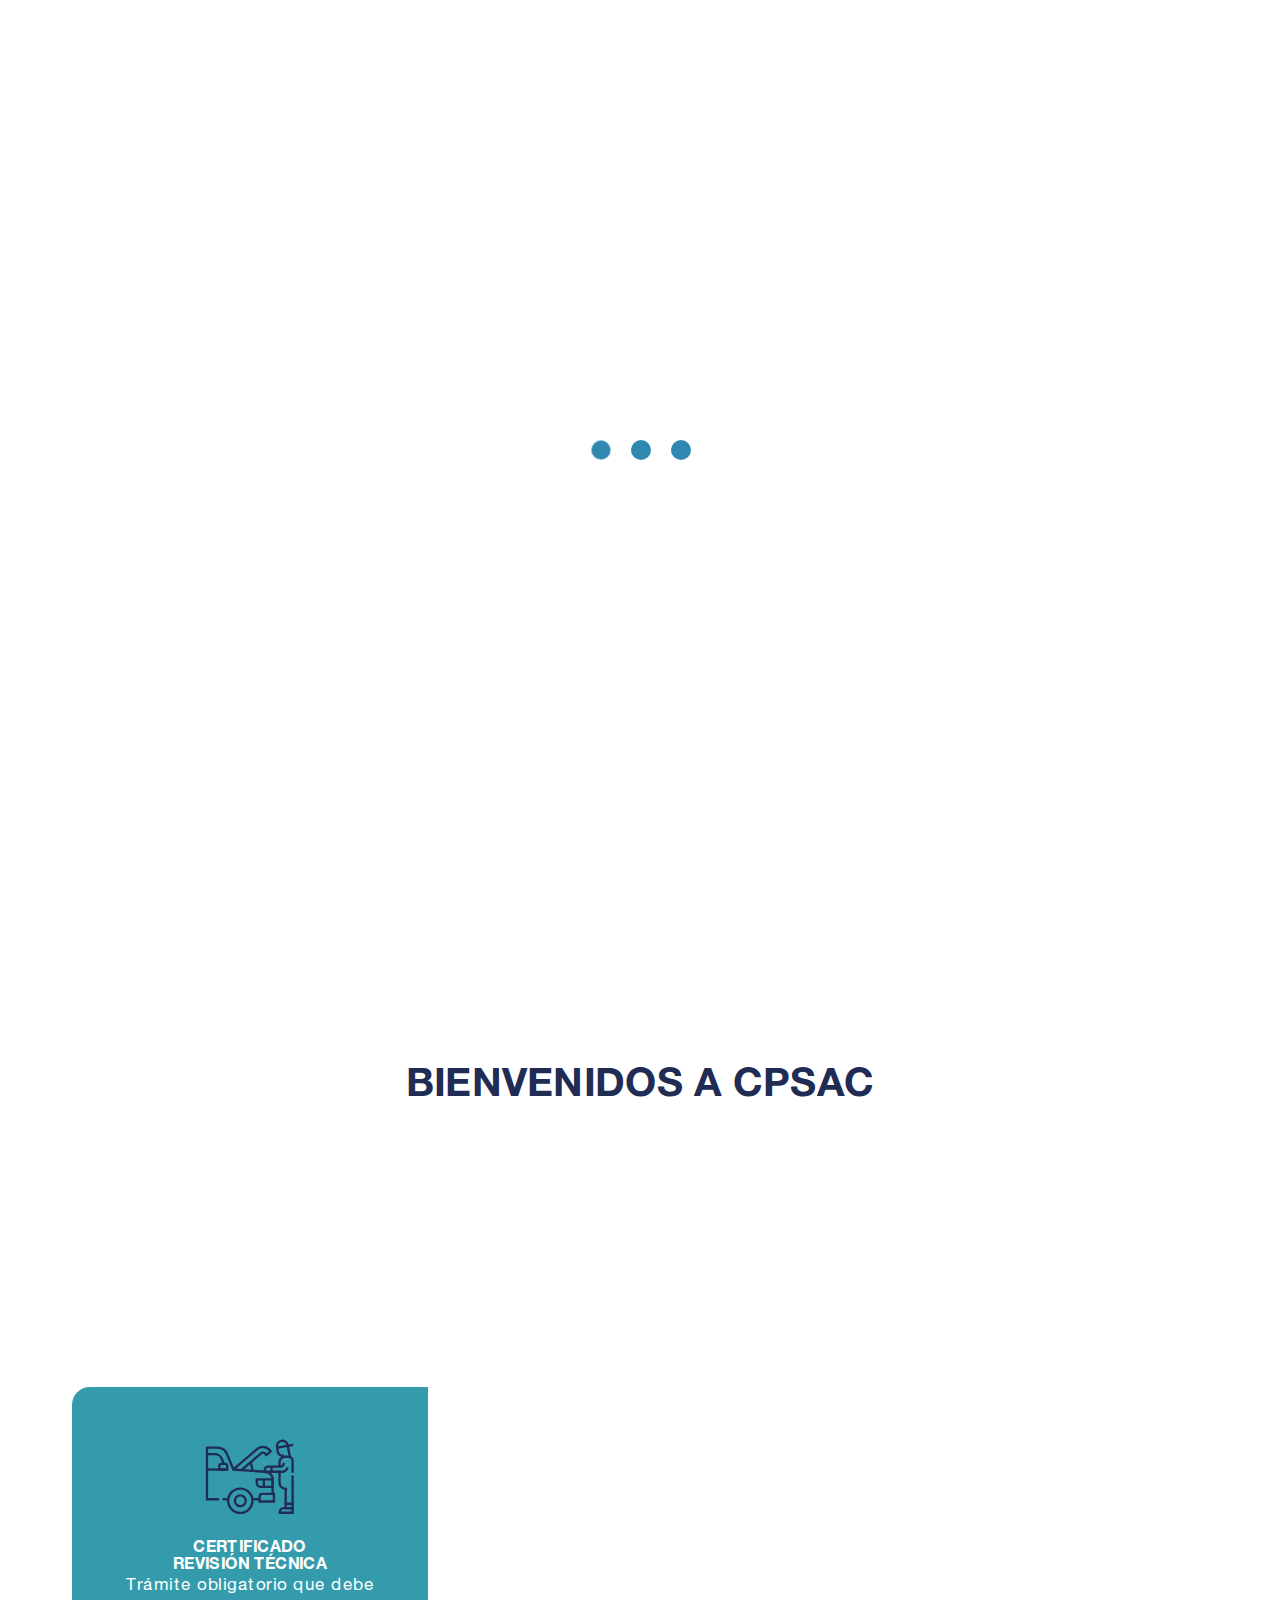
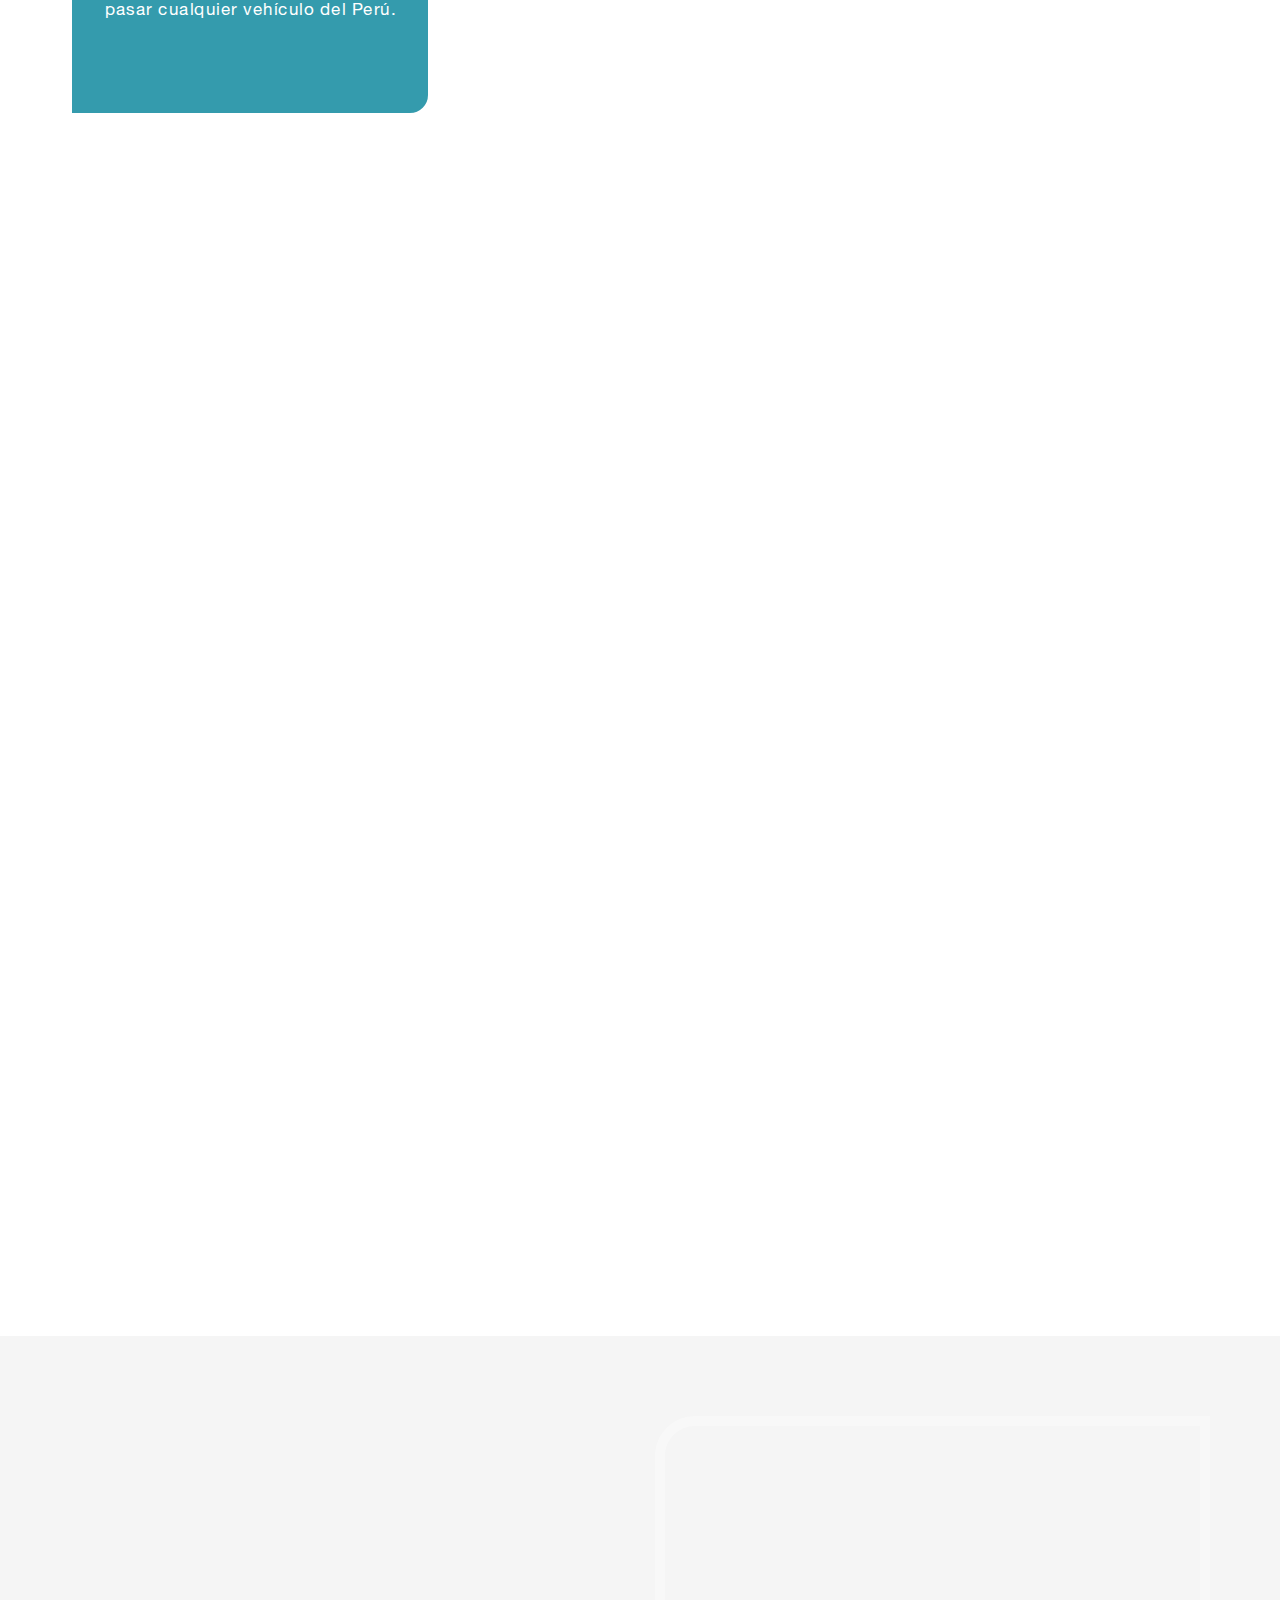
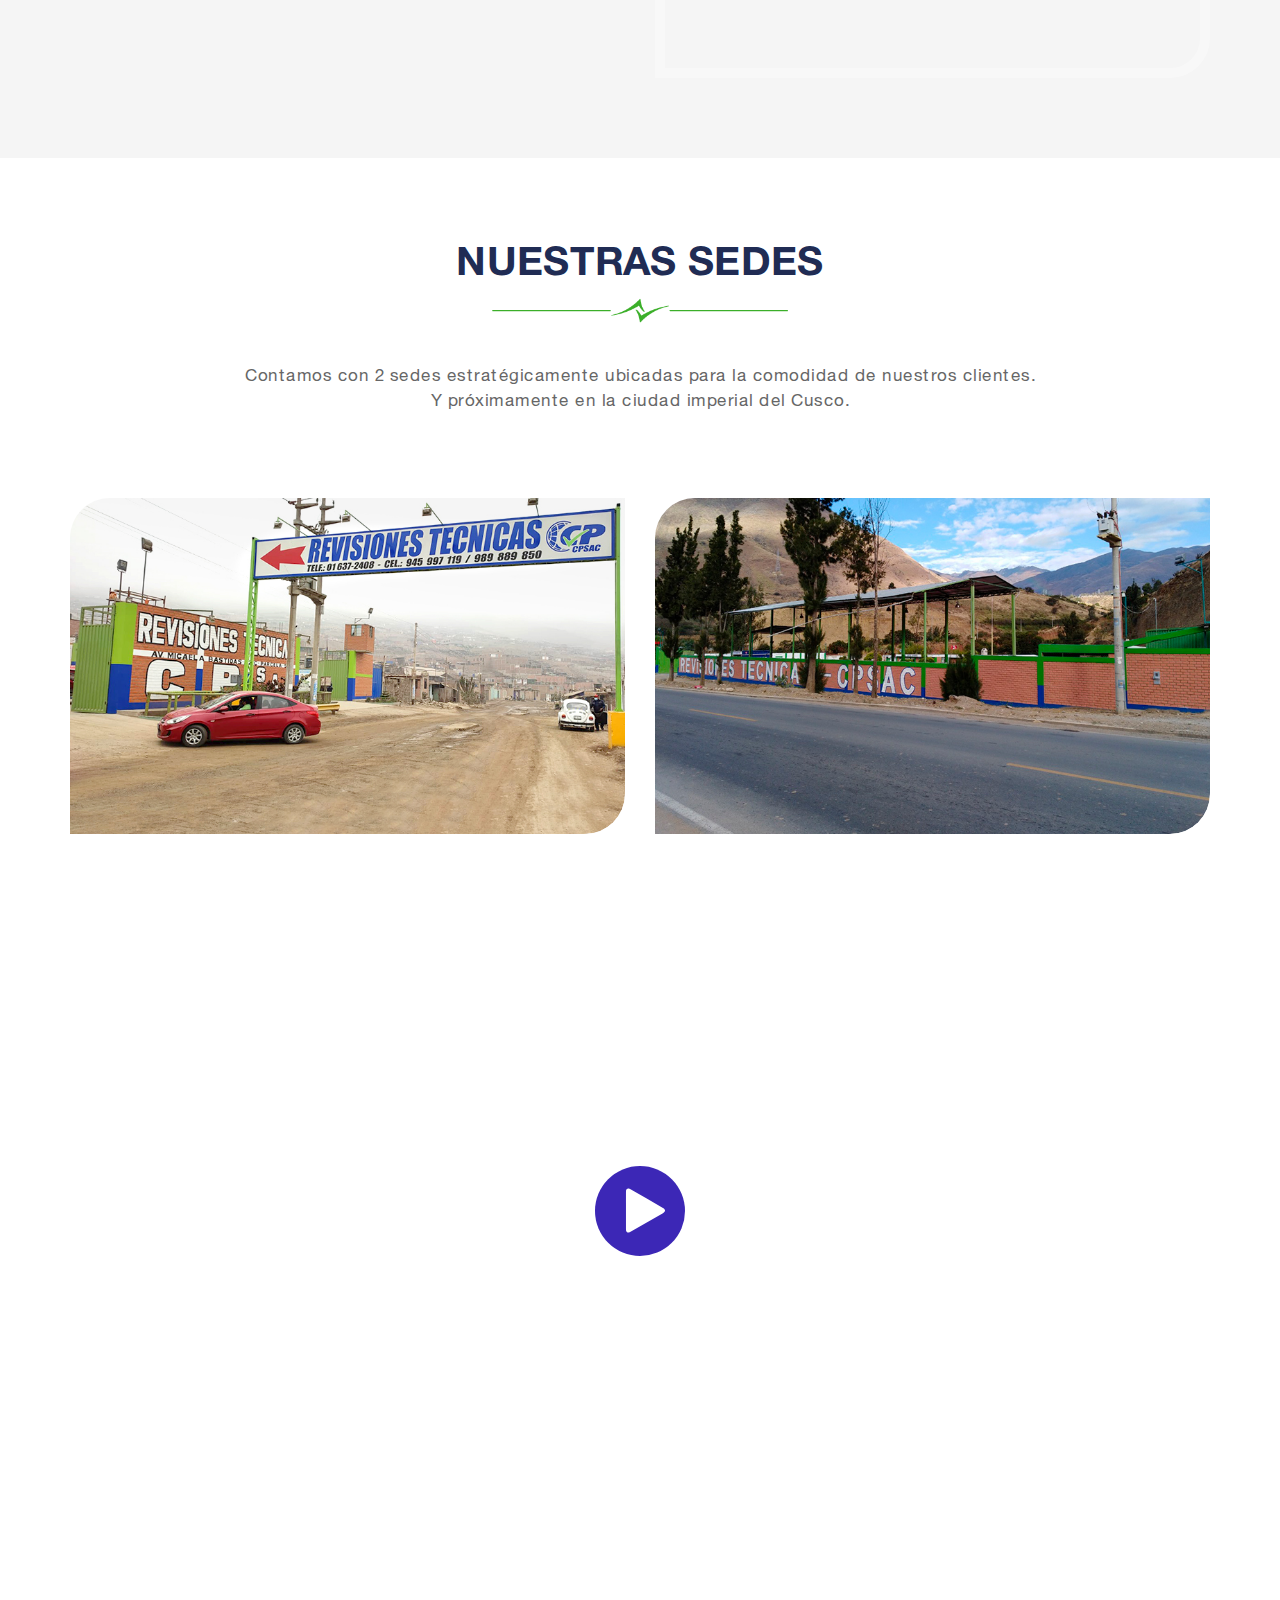
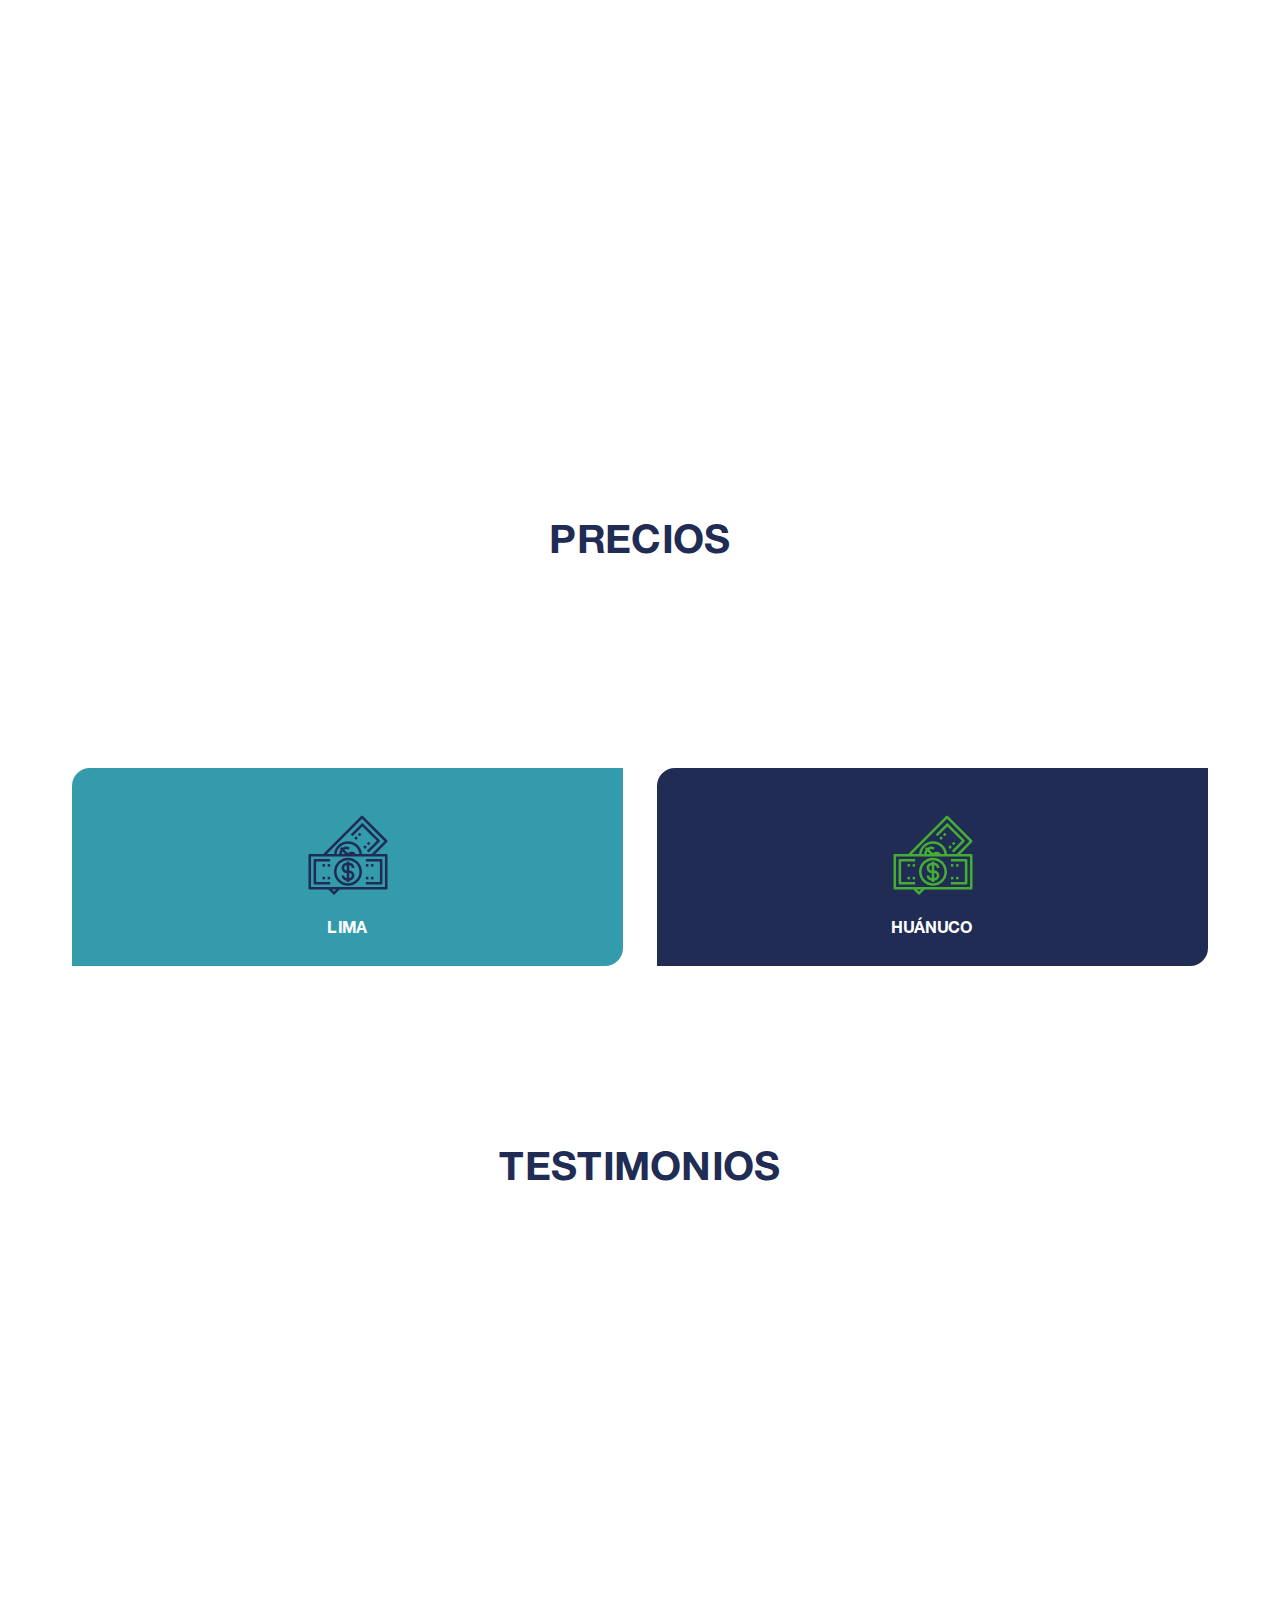
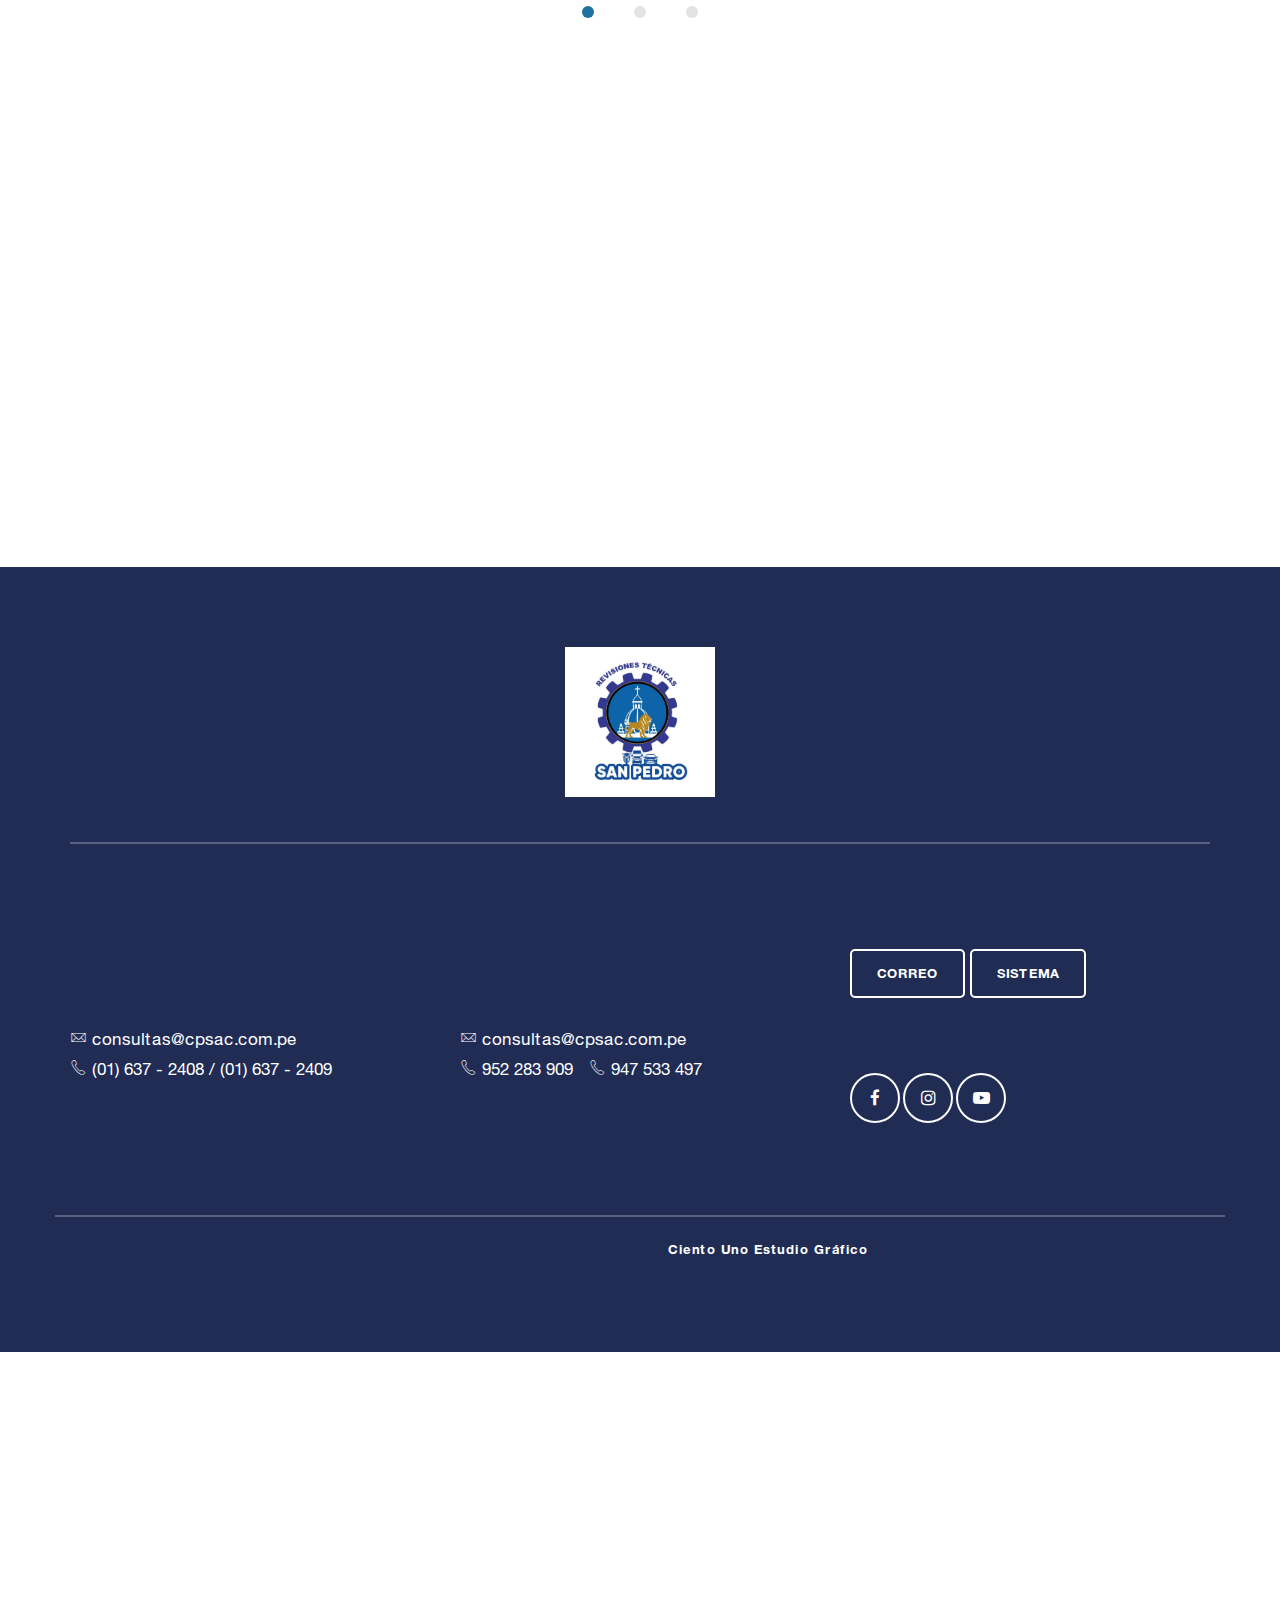
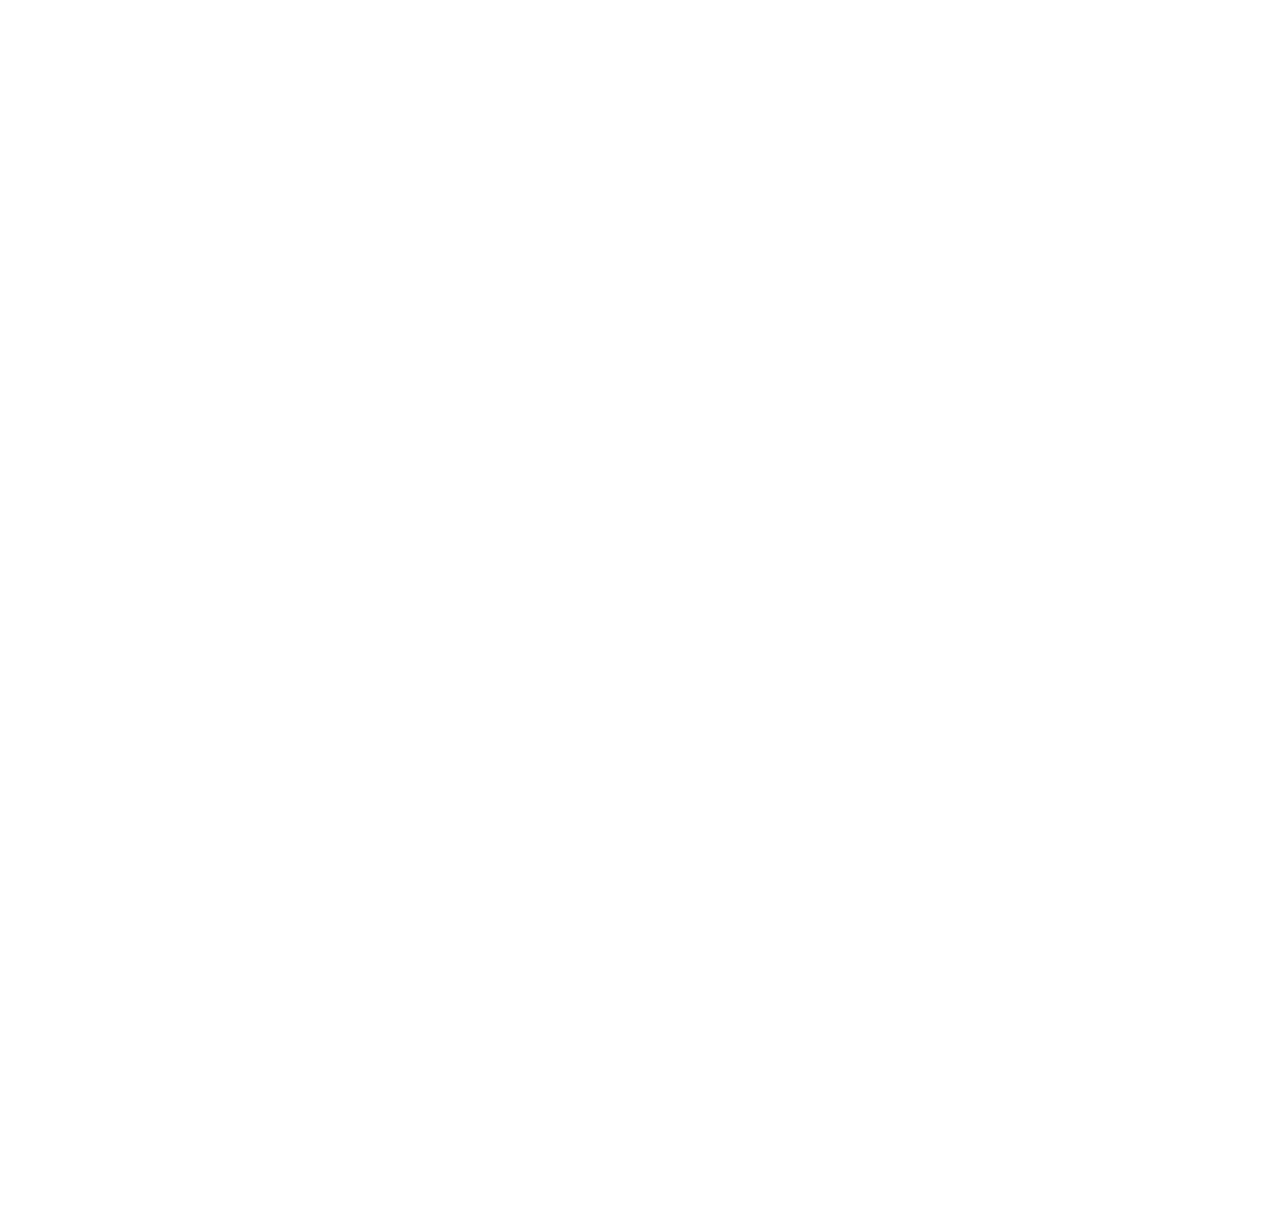
<file: index.html>
<html xmlns="http://www.w3.org/1999/xhtml" lang="en">

<head>
	<meta http-equiv="Content-Type" content="text/html; charset=utf-8" />
	<meta name="description" content="HTTrack is an easy-to-use website mirror utility. It allows you to download a World Wide website from the Internet to a local directory,building recursively all structures, getting html, images, and other files from the server to your computer. Links are rebuiltrelatively so that you can freely browse to the local site (works with any browser). You can mirror several sites together so that you can jump from one toanother. You can, also, update an existing mirror site, or resume an interrupted download. The robot is fully configurable, with an integrated help" />
	<meta name="keywords" content="httrack, HTTRACK, HTTrack, winhttrack, WINHTTRACK, WinHTTrack, offline browser, web mirror utility, aspirateur web, surf offline, web capture, www mirror utility, browse offline, local  site builder, website mirroring, aspirateur www, internet grabber, capture de site web, internet tool, hors connexion, unix, dos, windows 95, windows 98, solaris, ibm580, AIX 4.0, HTS, HTGet, web aspirator, web aspirateur, libre, GPL, GNU, free software" />
	<title>Local index - HTTrack Website Copier</title>
  <!-- Mirror and index made by HTTrack Website Copier/3.49-1 [XR&CO'2014] -->
	<style type="text/css">
	<!--

body {
	margin: 0;  padding: 0;  margin-bottom: 15px;  margin-top: 8px;
	background: #77b;
}
body, td {
	font: 14px "Trebuchet MS", Verdana, Arial, Helvetica, sans-serif;
	}

#subTitle {
	background: #000;  color: #fff;  padding: 4px;  font-weight: bold; 
	}

#siteNavigation a, #siteNavigation .current {
	font-weight: bold;  color: #448;
	}
#siteNavigation a:link    { text-decoration: none; }
#siteNavigation a:visited { text-decoration: none; }

#siteNavigation .current { background-color: #ccd; }

#siteNavigation a:hover   { text-decoration: none;  background-color: #fff;  color: #000; }
#siteNavigation a:active  { text-decoration: none;  background-color: #ccc; }


a:link    { text-decoration: underline;  color: #00f; }
a:visited { text-decoration: underline;  color: #000; }
a:hover   { text-decoration: underline;  color: #c00; }
a:active  { text-decoration: underline; }

#pageContent {
	clear: both;
	border-bottom: 6px solid #000;
	padding: 10px;  padding-top: 20px;
	line-height: 1.65em;
	background-image: url(backblue.gif);
	background-repeat: no-repeat;
	background-position: top right;
	}

#pageContent, #siteNavigation {
	background-color: #ccd;
	}


.imgLeft  { float: left;   margin-right: 10px;  margin-bottom: 10px; }
.imgRight { float: right;  margin-left: 10px;   margin-bottom: 10px; }

hr { height: 1px;  color: #000;  background-color: #000;  margin-bottom: 15px; }

h1 { margin: 0;  font-weight: bold;  font-size: 2em; }
h2 { margin: 0;  font-weight: bold;  font-size: 1.6em; }
h3 { margin: 0;  font-weight: bold;  font-size: 1.3em; }
h4 { margin: 0;  font-weight: bold;  font-size: 1.18em; }

.blak { background-color: #000; }
.hide { display: none; }
.tableWidth { min-width: 400px; }

.tblRegular       { border-collapse: collapse; }
.tblRegular td    { padding: 6px;  background-image: url(fade.gif);  border: 2px solid #99c; }
.tblHeaderColor, .tblHeaderColor td { background: #99c; }
.tblNoBorder td   { border: 0; }


// -->
</style>

</head>

<table width="76%" border="0" align="center" cellspacing="0" cellpadding="3" class="tableWidth">
	<tr>
	<td id="subTitle">HTTrack Website Copier - Open Source offline browser</td>
	</tr>
</table>
<table width="76%" border="0" align="center" cellspacing="0" cellpadding="0" class="tableWidth">
<tr class="blak">
<td>
	<table width="100%" border="0" align="center" cellspacing="1" cellpadding="0">
	<tr>
	<td colspan="6"> 
		<table width="100%" border="0" align="center" cellspacing="0" cellpadding="10">
		<tr> 
		<td id="pageContent"> 
<!-- ==================== End prologue ==================== -->

	<meta name="generator" content="HTTrack Website Copier/3.x">
	<TITLE>Local index - HTTrack</TITLE>
</HEAD>
<BODY>
<H1 ALIGN=Center>Index of locally available sites:</H1>
	<TABLE BORDER="0" WIDTH="100%" CELLSPACING="1" CELLPADDING="0">
		<TR>
			<TD BACKGROUND="fade.gif">
				&middot;
					<A HREF="cpsac.com.pe/index.html">
						CPSAC | Certificaciones
					</A>		
			</TD>
		</TR>
	</TABLE>
	<BR>
	<BR>
	<BR>
  	<H6 ALIGN="RIGHT">
	<I>Mirror and index made by HTTrack Website Copier [XR&amp;CO'2008]</I>
	</H6>
	<!-- Mirror and index made by HTTrack Website Copier/3.49-1 [XR&CO'2014] -->
	<!-- Thanks for using HTTrack Website Copier! -->
	<meta HTTP-EQUIV="Refresh" CONTENT="0; URL=cpsac.com.pe/index.html">


<!-- ==================== Start epilogue ==================== -->
		</td>
		</tr>
		</table>
	</td>
	</tr>
	</table>
</td>
</tr>
</table>

<table width="76%" border="0" align="center" valign="bottom" cellspacing="0" cellpadding="0">
	<tr>
	<td id="footer"><small>&copy; 2008 Xavier Roche & other contributors - Web Design: Leto Kauler.</small></td>
	</tr>
</table>

</body>

</html>
</file>
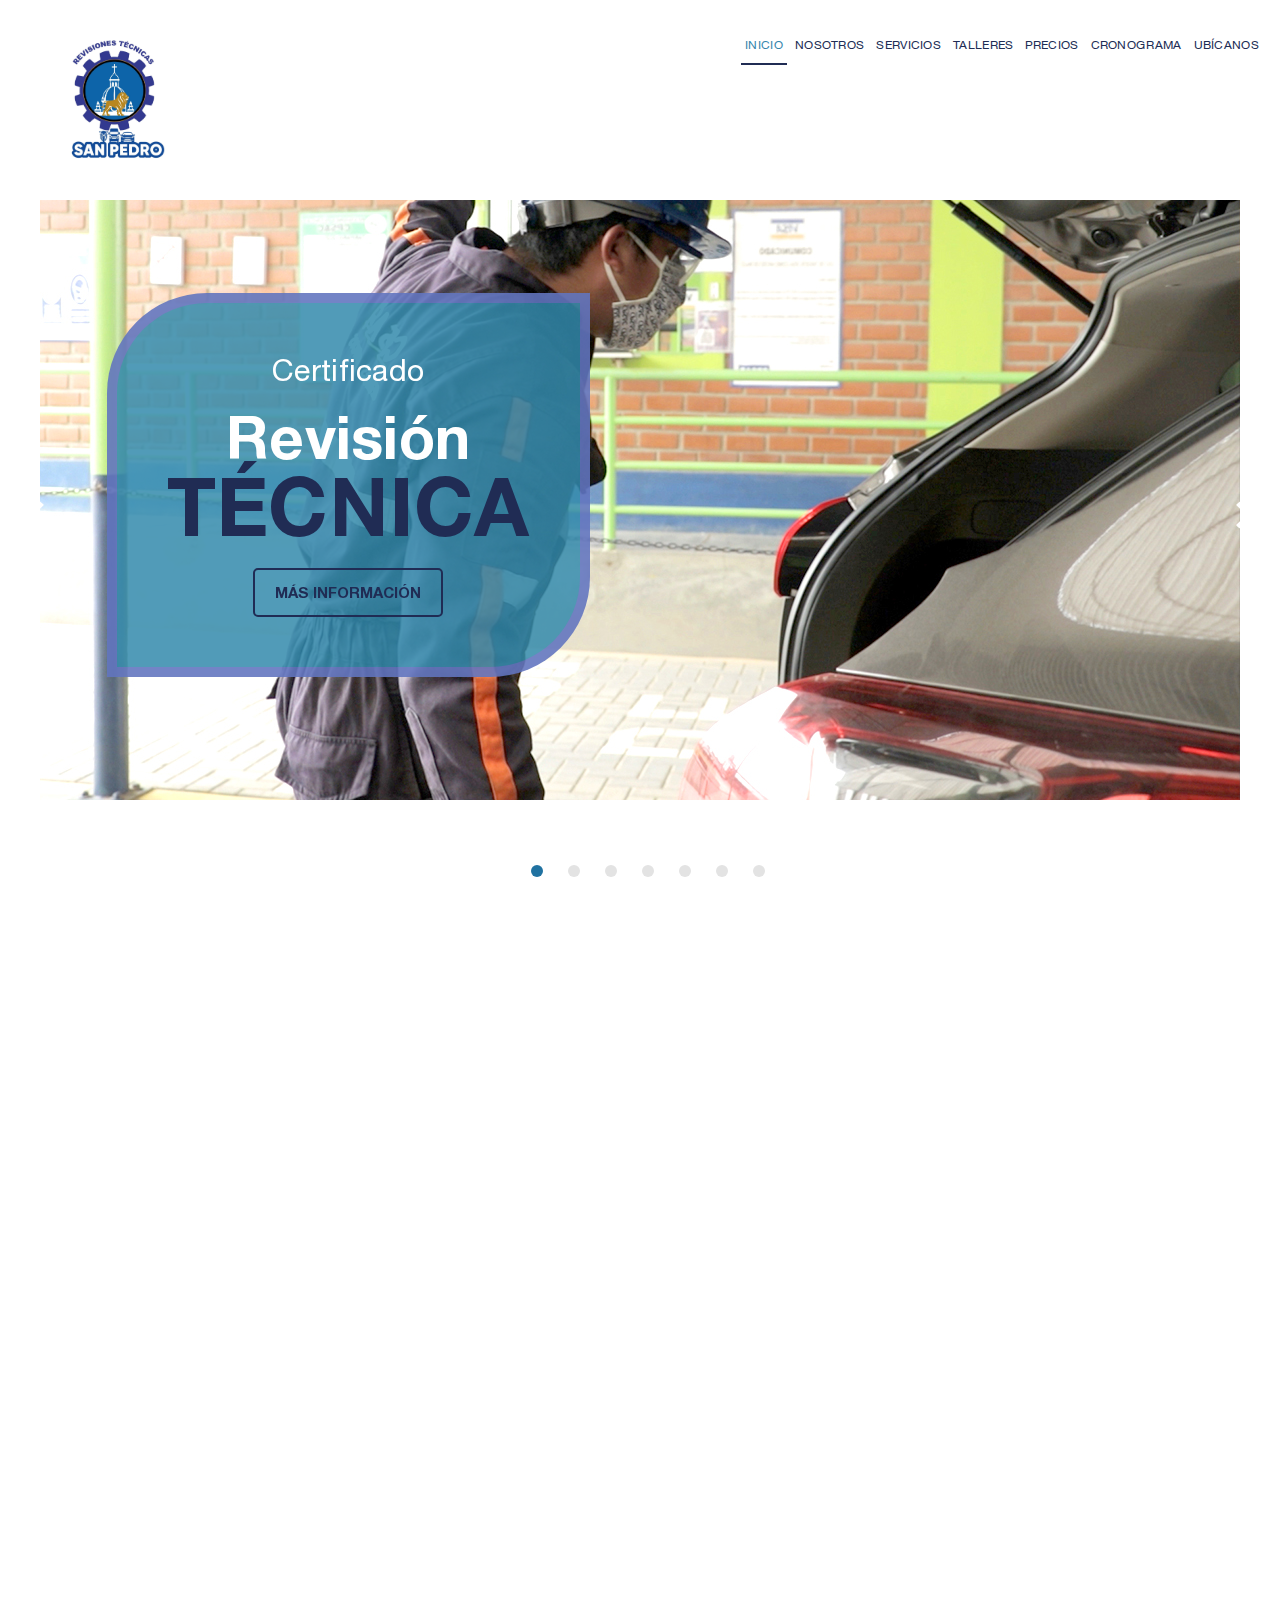
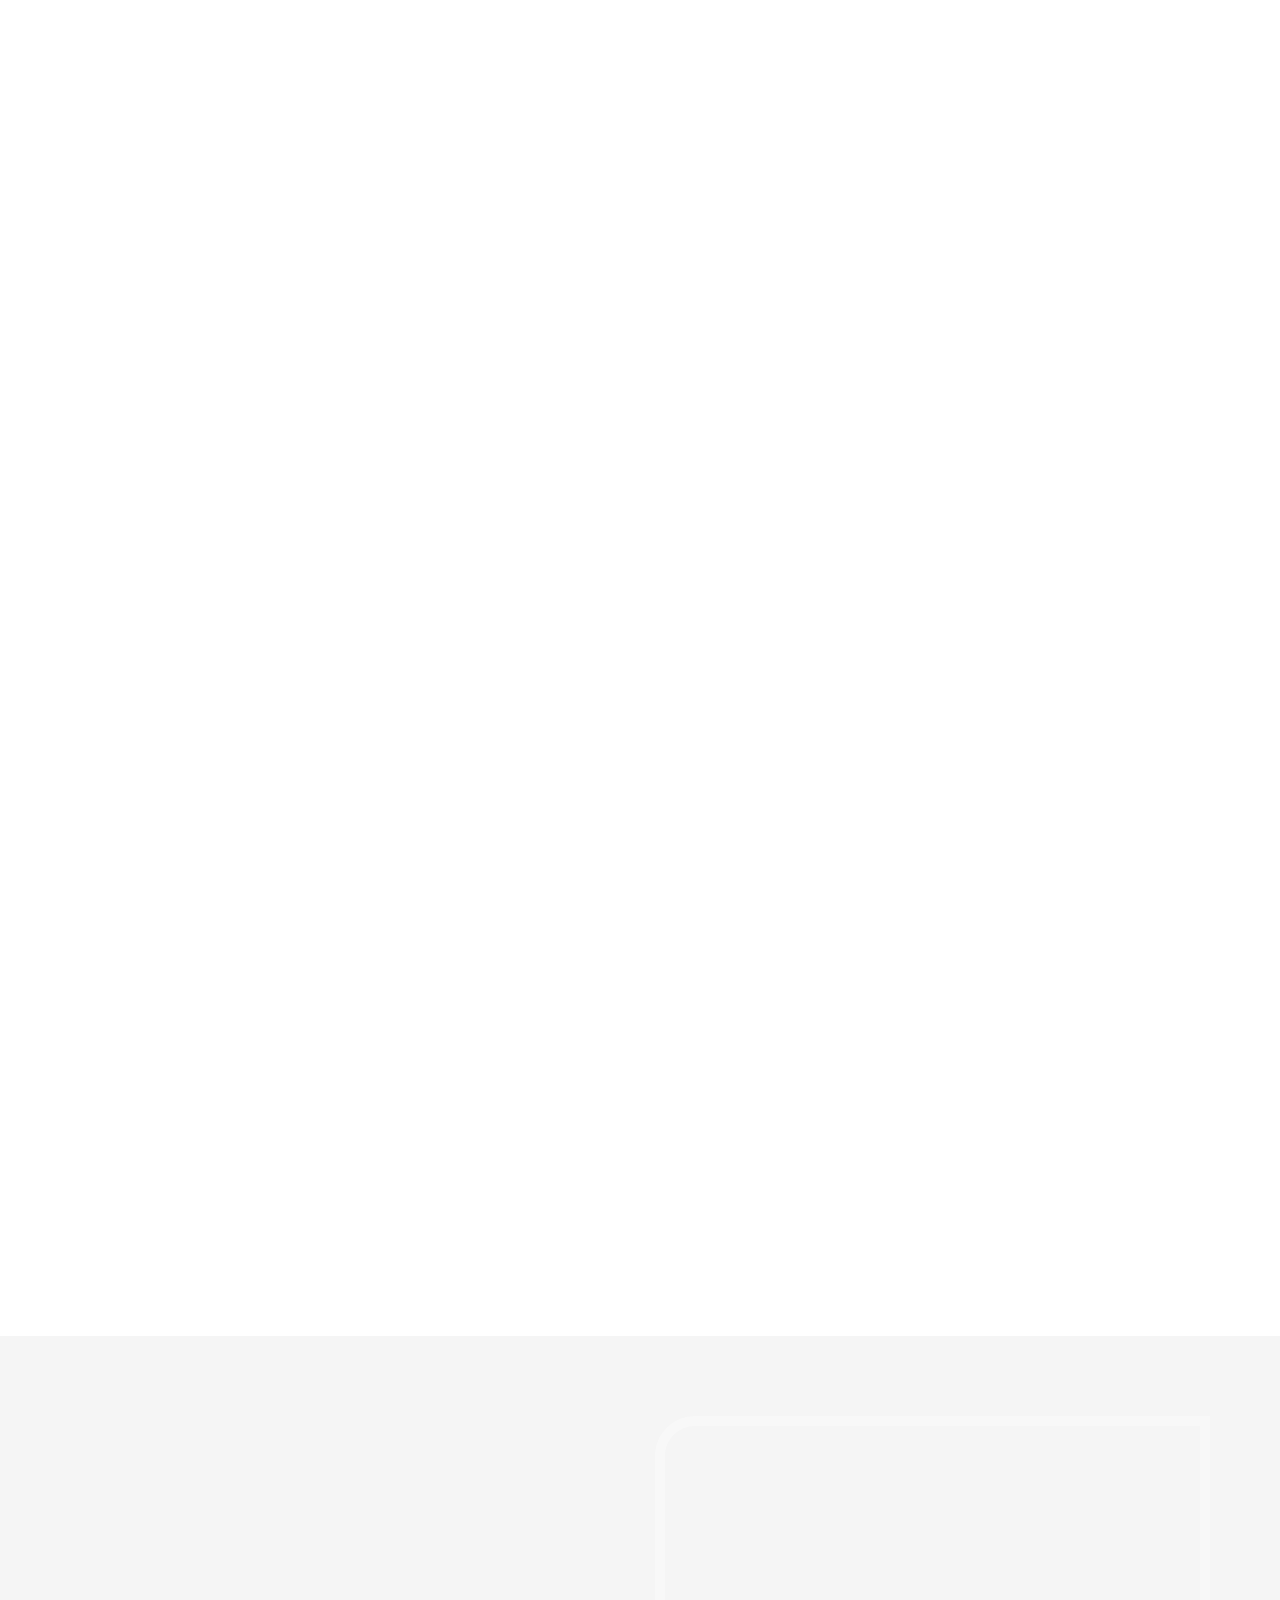
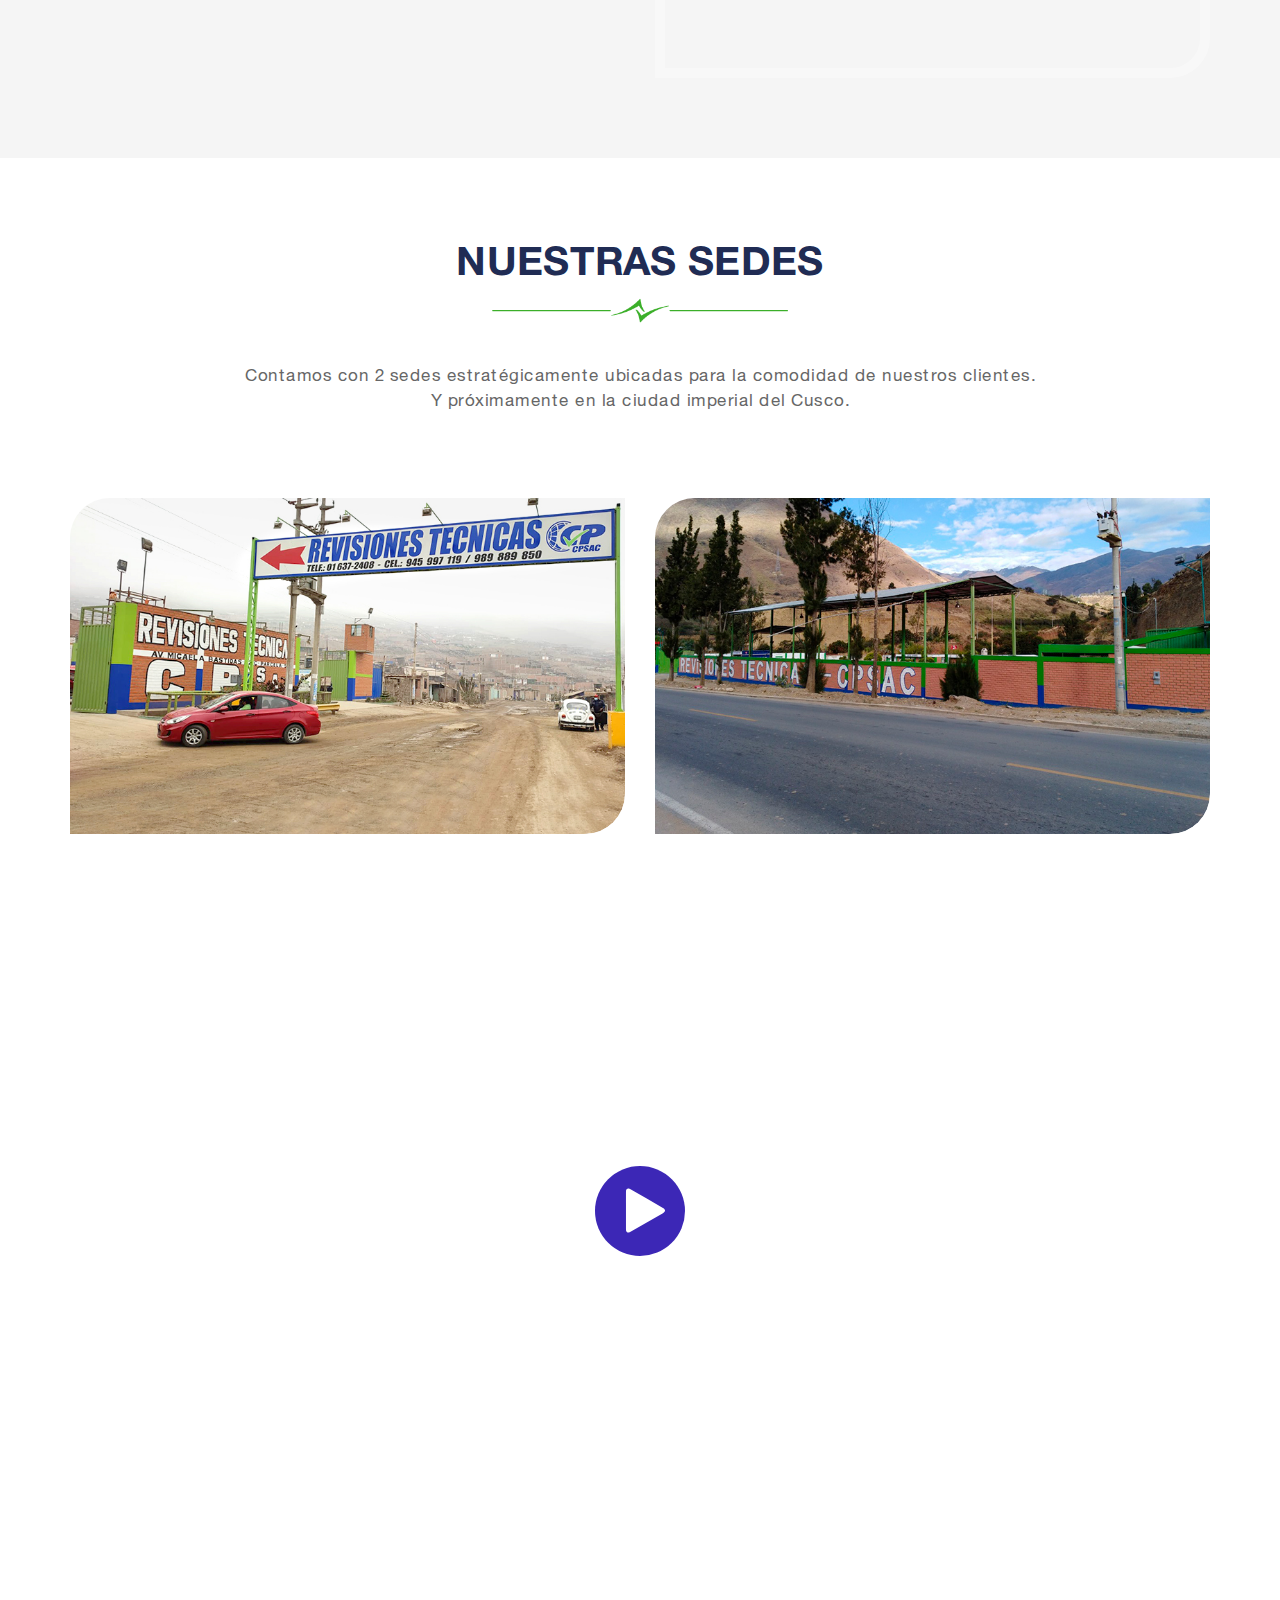
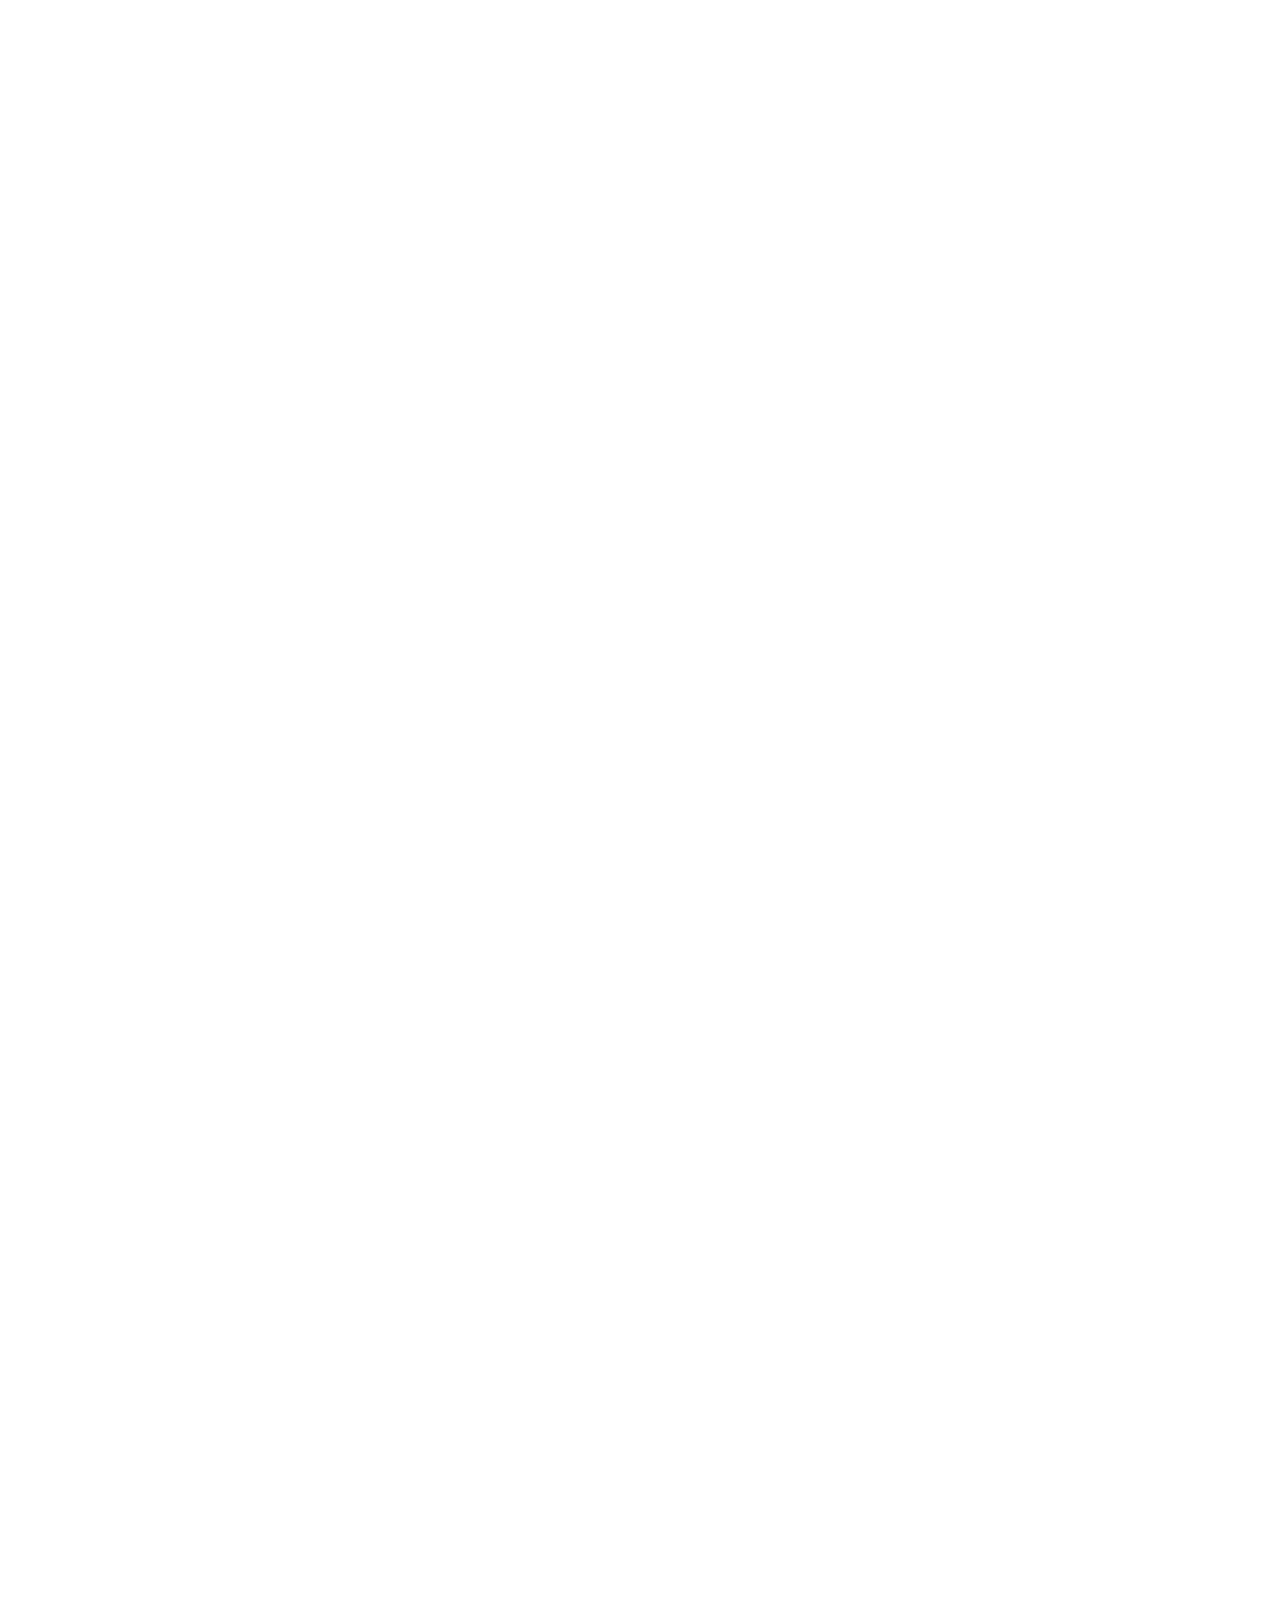
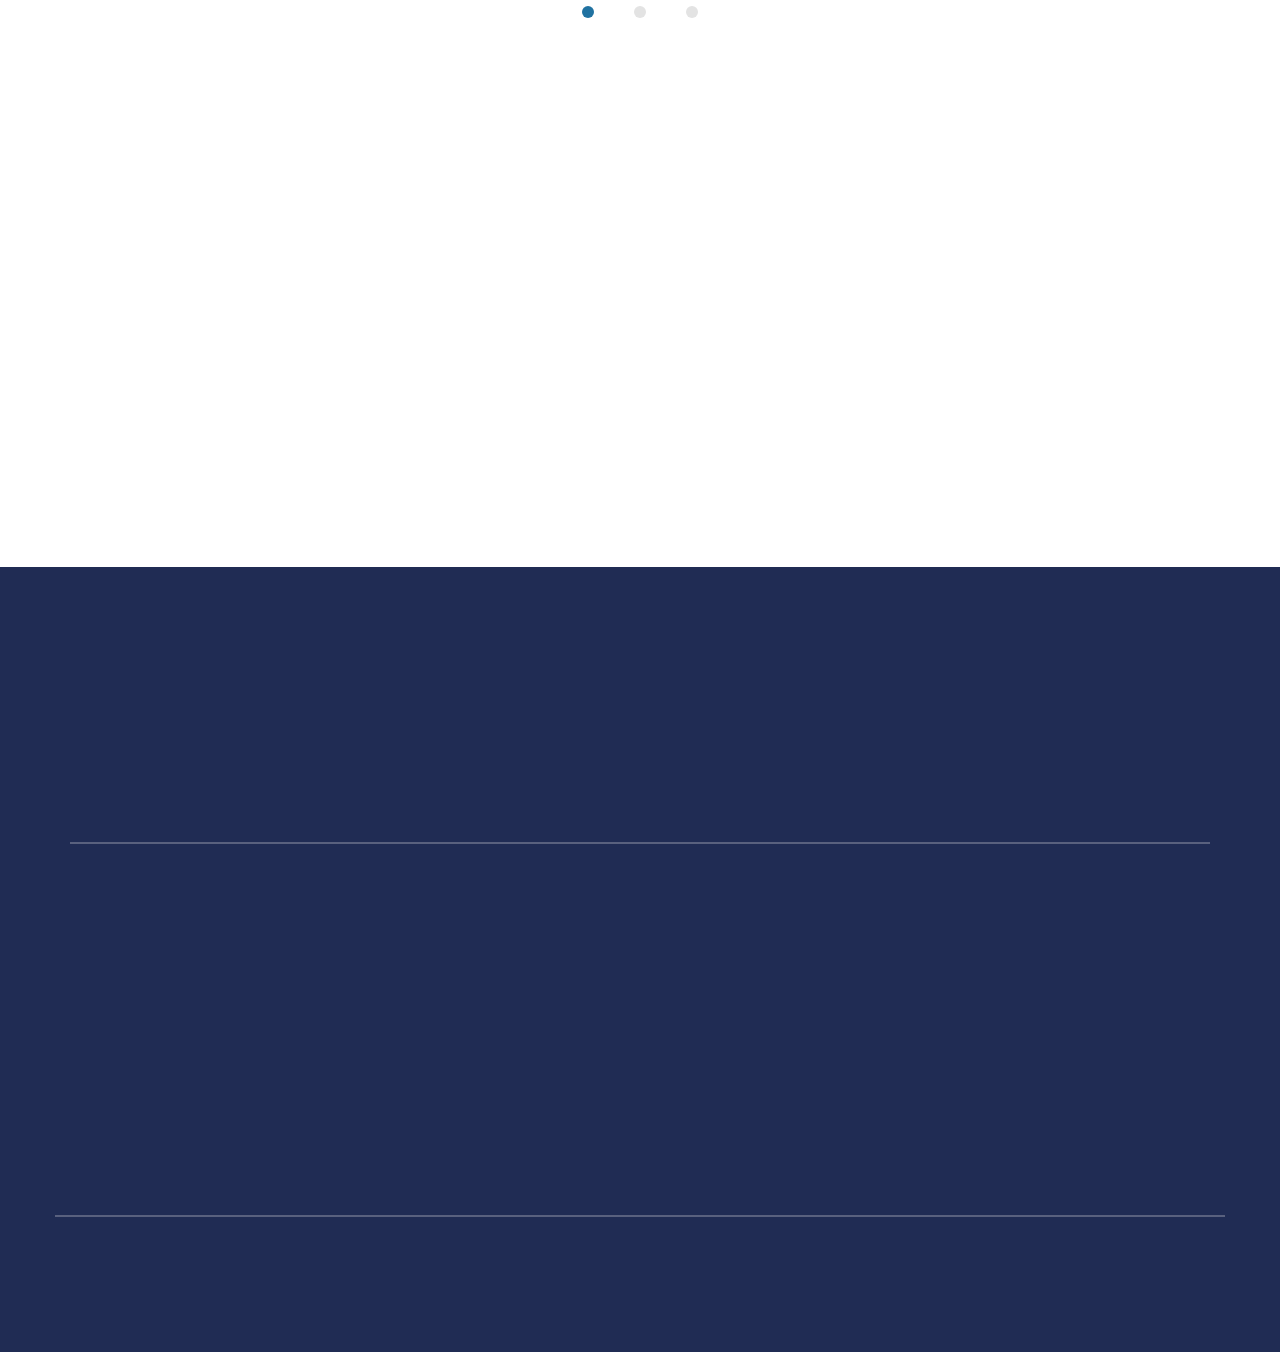
<file: cpsac.com.pe/index.html>
<!DOCTYPE html>
<html lang="es">
    
<head>
        <meta charset="utf-8">
        <meta http-equiv="X-UA-Compatible" content="IE=edge">
        <meta name="viewport" content="width=device-width, initial-scale=1">
        <meta name="description" content="Certificado de GLP y GNV, Certificado de Revisión Técnica Vehicular, Certificado de Limitador de Velocidad, Certificado de Opacidad y Certificado de Conformidad de Cumplimiento.">
        <meta name="author" content="">
        <meta name="keywords" content="Revision tecnica, certificación, glp, gnv, lavado de auto, bus" />

        <title>SanPedro</title>
        <!-- Font -->
        <link href="https://fonts.googleapis.com/css?family=Lora" rel="stylesheet"> 

        <!-- Bootstrap Core CSS -->
        <link rel="stylesheet" href="assets/css/bootstrap.min.css">
        <!-- Owl Carousel Css -->
        <link rel="stylesheet" href="assets/css/owl.carousel.min.css">
        <!-- Animate Css -->
        <link rel="stylesheet" href="assets/css/animate.css">
        <!-- Fontawesome CSS -->
        <link rel="stylesheet" href="assets/css/font-awesome.min.css">
        <!-- pe-icon-7-stroke CSS -->
        <link rel="stylesheet" href="assets/css/pe-icon-7-stroke.css">
        <!-- Main CSS -->
        <link rel="stylesheet" href="style.css">
        <!-- Responsive CSS -->
        <link rel="stylesheet" href="assets/css/responsive.css">

        <link href="assets/images/favicon.png" rel="icon">

        <!-- popup -->
        <link rel="stylesheet" href="popup/main.css">        
           

    </head>

    <body>
        <!-- Cube Preloder -->
        <div id="loading" class="cube-preloader">
            <div id="loading-center">
                <div id="loading-center-absolute">
                    <div class="object" id="object_one"></div>
                    <div class="object" id="object_two"></div>
                    <div class="object" id="object_three"></div>
                </div>
            </div>         
        </div>     

        <!-- Home ID -->
        <div id="home"></div>

        <!-- Header start -->
        <header class="header-area">
            <nav class="navbar navbar-default navbar-fixed-top">
                <div class="container anchofull alineado-forzado">

                    <!-- Logo -->
                    <div class="row logo-alineado">
                        <div class="logo text-center">
                            <a href="index-2.html"><img src="assets/images/logo-sanpedro.jpg" alt="cpsac" class="logo-cpsac"></a>
                        </div>
                    </div>

                    <div class="row menu-alineado">
                        <div class="col-xs-12 alineado-forzado">
                            
                            <!-- Mobile menu -->
                            <div class="navbar-header">
                                <button type="button" class="navbar-toggle collapsed" data-toggle="collapse" data-target="#mobile-toggle" aria-expanded="false">
                                    <span class="sr-only">Toggle navigation</span>
                                    <span class="icon-bar"></span>
                                    <span class="icon-bar"></span>
                                    <span class="icon-bar"></span>
                                </button>
                                
                                <!-- Logo Mobile -->
                                <div class="logo mobile-logo hidden-lg hidden-md">
                                    <a class="navbar-brand" href="#home"><img src="assets/images/logo-sanpedro.jpg" alt="cpsac" class="logo-cpsac"></a>
                                </div>
                            </div>
                         

                            <!-- Collect the nav links, forms, and other content for toggling -->
                            <div class="collapse navbar-collapse" id="mobile-toggle">
                            <ul class="nav navbar-nav">
                            <li class="active">
                            <a href="#home" class="smooth-scroll">Inicio</a>
                            </li>
                            <li><a class="smooth-scroll" href="nosotros.html">Nosotros</a></li>
        
                            <li>
                            <a href="servicios.html">Servicios</a>
                            </li>
                            <li><a class="smooth-scroll" href="talleres.html">Talleres</a></li>
        
                            <li>
                            <a href="precios-huanuco.html">Precios</a>
                            </li>
                            <li><a class="smooth-scroll" href="cronograma.html">Cronograma</a></li>
                            <li><a class="smooth-scroll" href="ubicanos.html">Ubícanos</a></li>
                            </ul>
                            </div><!-- /.collapse navbar-collapse -->


                        </div>
                    </div>
                            <!-- 
                                <img src="assets/images/linea-circulos.svg" class="linea-circulo">
                            -->

                </div>
            </nav><!-- /.navbar -->
        </header>
        <!-- Header end -->



        <!-- Slider area start -->
        <section class="slider-area">
            <div class="container-fluid">
                <div class="row">
                    <div class="owl-carousel main-slider parallax">

                        <!-- Single slide 1-->
                        <div class="single-slide slide-bg-1">
                            <div class="col-md-offset-1">
                                <div class="tabel">
                                    <div class="tabel-cell">
                                        <div class="slider-content text-center">
                                            <h3>Certificado</h3>
                                            <h2>Revisión<br> <span>TÉCNICA</span></h2>
                                            <a href="servicios.html" class="learn-more" data-wow-delay="0.8s">Más información</a>
                                        </div>
                                    </div>
                                </div>
                            </div>
                        </div><!-- /.single-slide -->

                        <!-- Single slide 2 -->
                        <div class="single-slide slide-bg-2">
                            <div class="col-md-offset-6 derecha">
                                <div class="tabel">
                                    <div class="tabel-cell">
                                        <div class="slider-content text-center">
                                            <h3>Certificado</h3>
                                            <h2><span>GLP - GNV</span></h2>
                                            <a href="servicios.html#glp" class="learn-more">Más información</a>

                                        </div>
                                    </div>
                                </div>
                            </div>
                        </div><!-- /.single-slide -->


                        <!-- Single slide 3-->
                        <div class="single-slide slide-bg-3">
                            <div class="col-md-offset-1">
                                <div class="tabel">
                                    <div class="tabel-cell">
                                        <div class="slider-content text-center">
                                            <h3>Certificado</h3>
                                            <h2>Limitador de<br> <span>VELOCIDAD</span></h2>
                                            <a href="servicios.html#limitador" class="learn-more" data-wow-delay="0.8s">Más información</a>

                                        </div>
                                    </div>
                                </div>
                            </div>
                        </div><!-- /.single-slide -->


                       <!-- Single slide 4 -->
                        <div class="single-slide slide-bg-4">
                            <div class="col-md-offset-6 derecha">
                                <div class="tabel">
                                    <div class="tabel-cell">
                                        <div class="slider-content text-center">
                                            <h3>Certificado</h3>
                                            <h2><span>OPACIDAD</span></h2>
                                            <a href="servicios.html#opacidad" class="learn-more">Más información</a>

                                        </div>
                                    </div>
                                </div>
                            </div>
                        </div><!-- /.single-slide -->


                        <div class="single-slide slide-bg-5">
                            <div class="col-md-offset-1">
                                <div class="tabel">
                                    <div class="tabel-cell">
                                        <div class="slider-content text-center">
                                            <h3>Certificado</h3>
                                            <h2 class="">Conformidad de<br> <span class="">CUMPLIMIENTO</span></h2>
                                            <a href="servicios.html#conformidad" class="learn-more" data-wow-delay="0.8s">Más información</a>

                                        </div>
                                    </div>
                                </div>
                            </div>
                        </div>


                        <div class="single-slide slide-bg-7">
                            <div class="col-md-offset-6 derecha">
                                <div class="tabel">
                                    <div class="tabel-cell">
                                        <div class="slider-content text-center">
                                            <h3>Certificado</h3>
                                            <h2 class=""><span class="">HERMETICIDAD</span></h2>
                                            <a href="servicios.html#conformidad" class="learn-more" data-wow-delay="0.8s">Más información</a>

                                        </div>
                                    </div>
                                </div>
                            </div>
                        </div>

                       <!-- Single slide 6 -->
                        <div class="single-slide slide-bg-6">
                            <div class="col-md-offset-1">
                                <div class="tabel">
                                    <div class="tabel-cell">
                                        <div class="slider-content text-center">
                                            <h2><span>CARWASH</span></h2>
                                            <a href="servicios.html#lavado" class="learn-more">Más información</a>

                                        </div>
                                    </div>
                                </div>
                            </div>
                        </div><!-- /.single-slide -->

       
                    </div><!-- /.main-slider -->
                </div>
            </div>
        </section>
        <!-- Slider area end -->




        <!-- servicios area star -->
        <section class="features-area section-padding" id="features">
            <div class="container">

                <div class="row">
                    <div class="col-sm-12">
                        <div class="section-heading text-center wow fadeInUp">
                            <h2>BIENVENIDOS A CPSAC</h2>
                            <img src="assets/images/sec-arrow.png" class="separador-titulo" alt="about">
                            <p>Estimado cliente, le damos la bienvenida a nuestra empresa <strong>CPSAC SAC</strong> Nº 1 del cono norte, avalada por el Ministerio de Transporte y Comunicaciones - MTC para sus múltiples servicios tales como: Certificado de GLP y GNV, Certificado de Revisión Técnica Vehicular, Certificado de Limitador de Velocidad, Certificado de Opacidad y Certificado de Conformidad de Cumplimiento. </p>
                        </div>
                    </div>
                </div>

                <div class="row">
                    <div class="features-wrapper">

                        <!-- single features 1 -->
                        <a href="servicios.html#revision">
                        <div class="col-md-4 col-sm-6 col-xs-12 wow fadeInUp padding-servicios" data-wow-delay="0.1s">
                            <div class="single-feature wow fadeInUp centrado fondo-servicio" data-wow-delay="0.2s">
                                <img src="assets/images/revision.svg" class="icono-servicios-azul" alt="about">
                                <h5>CERTIFICADO</h5>
                                <h4 class=""> REVISIÓN TÉCNICA</h4>
                                <p class="">Trámite obligatorio que debe pasar cualquier vehículo del Perú.</p>
                            </div>
                        </div>
                        </a>

                    </div>
                </div>                

            </div>
        </section>
        <!-- servicios area end -->




        <!-- About white area star -->
        <section class="about-area personal section-padding">
            <div class="container">
                <div class="row">
                    <div class="about-wrapper">

                        <div class="col-md-4 col-sm-4 col-xs-12">
                            <div class="about-content-right wow fadeInLeft">
                                <img class="visto" src="assets/images/visto.svg" alt="about">
                            </div>
                        </div>

                        <div class="col-md-8 col-sm-8 col-xs-12">
                            <div class="about-content-right wow fadeInLeft">
                                <h3 class="sub-verde">Servicio Profesional y con el Personal Altamente Calificado</h3>
                                <p class="texto-blanco">Para <strong>CPSAC</strong> contar con el equipo humano altamente calificado es importante, ya que permite brindar los servicios de manera óptima y de calidad. Nuestro personal se encuentra en constante capacitación y actualización dentro de su área de competencia.</p>                                
                            </div>
                        </div>                       


                    </div>
                </div>
            </div>
        </section>
        <!-- About white area end -->




        <!-- precios area star -->
        <section class="features-area section-padding" id="features">
            <div class="container">

                <div class="row">
                    <div class="features-wrapper">

                        <!-- single features 1 -->
                        <div class="col-md-4 col-sm-4 col-xs-12 wow fadeInUp padding-servicios" data-wow-delay="0.1s">
                            <div class="single-feature wow fadeInUp centrado" data-wow-delay="0.2s">
                                <img src="assets/images/compromiso.svg" class="icono-servicios-azul" alt="about">
                                <h4 class="">Compromiso</h4>
                                <p class="">Estamos comprometidos con nuestros clientes para ofrecerle el mejor servicio, así como la total satisfacción en cada uno de nuestros servicios.</p>
                            </div>
                        </div>
                        <!-- single features 2 -->
                        <div class="col-md-4 col-sm-4 col-xs-12 wow fadeInUp padding-servicios" data-wow-delay="0.2s">
                            <div class="single-feature wow fadeInUp centrado" data-wow-delay="0.3s">
                                <img src="assets/images/garantia.svg" class="icono-servicios-verde" alt="about">
                                <h4 class="">Garantía</h4>
                                <p class="">Somos una empresa certificadora avalada por el Ministerio de Transporte y Comunicaciones MTC.</p>
                            </div>
                        </div>
                        <!-- single features 3 -->
                        <div class="col-md-4 col-sm-4 col-xs-12 wow fadeInUp padding-servicios" data-wow-delay="0.3s">
                            <div class="single-feature wow fadeInUp centrado" data-wow-delay="0.4s">
                                <img src="assets/images/excelencia.svg" class="icono-servicios-verde" alt="about">
                                <h4 class="">Excelencia</h4>
                                <p class="">Nuestra experiencia, personal capacitado y tecnología de punta, nos permite ofrecer un excelente servicio pre y post-venta.</p>
                            </div>
                        </div>
                    </div>
                </div>              

            </div>
        </section>
            <!-- precios area end -->




        <section class="about-area about-grey section-padding">
            <div class="container">
                <div class="row">
                    <div class="about-wrapper">
                        <div class="col-md-6 col-xs-12">
                            <div class="about-content-right wow fadeInLeft">
                                <h3>CAFETERÍA CPSAC</h3>
                                <p>Con el afán de brindar un servicio exclusivo y diferente ponemos a tu disposición nuestra Cafetería CPSAC, con deliciosos aperitivos y bocadillos que puedes degustar mientras pasas tu Revisión Técnica. </p>

                                <p><img src="assets/images/cafe.svg" hspace="5" vspace="5" style="float: left; width: 50px" />Pero eso no es todo, el delicioso cafe pasado traído desde Chanchamayo ¡Va por nuestra cuenta!</p>
                            
                            </div>
                        </div>
                        <div class="col-md-6 col-xs-12">
                            <div class="marco"></div>
                            <div class="about-content-lerf hidden-sm wow fadeInLeft redondeado" data-wow-delay="0.1s">
                                <img src="assets/images/cafeteria.jpg" alt="about">
                            </div>
                        </div>
                    </div>
                </div>
            </div>
        </section>
        








        <!-- Portfolio area star -->
        <section class="portfolio-area section-padding" id="portfolio">
            <div class="container">
                <!-- Section Heaing -->
                <div class="row">
                    <div class="col-sm-12">
                        <div class="section-heading text-center">
                            <h2>Nuestras Sedes</h2>
                                <img src="assets/images/sec-arrow.png" class="separador-titulo" alt="about">
                                <p>Contamos con 2 sedes estratégicamente ubicadas para la comodidad de nuestros clientes. Y próximamente en la ciudad imperial del Cusco.</p>
                        </div>
                    </div>
                </div>

                <div class="row">
                    <div class="portfolio-wrapper">

                        <!-- Single portfolio 1 -->
                        <div class="col-md-6">
                        <div class="mix ux anchofull redondeado">
                            
                            <a href="ubicanos.html">
                                <img class="redondeado" src="assets/images/sede-lima.jpg" alt="portfolio">
                            </a>

                            <div class="pf-hover">
                                <h4 class="h4-sedes"><span>Lima</span></h4>
                                <h5></h5>
                                <a href="ubicanos.html"><i class="pe-7s-angle-right"></i></a>
                            </div>
                        </div>
                        </div>

                         <!-- Single portfolio 2 -->
                        <div class="col-md-6 ">                         
                        <div class="mix graphic anchofull redondeado">
                           
                           <a href="ubicanos.html#huanuco">
                            <img class="redondeado" src="assets/images/sede-huanuco.jpg" alt="portfolio">
                            </a>

                            <div class="pf-hover">
                                <h4 class="h4-sedes"><span>Huánuco</span></h4>
                                <h5></h5>
                                <a href="ubicanos.html#huanuco"><i class="pe-7s-angle-right"></i></a>
                            </div>
                        </div>
                        </div>

                

                    </div>

                </div>
            </div>
        </section>
        <!-- Portfolio area end -->







        <!-- Video area star -->
        <section class="video-area section-padding" id="video">
            <div class="container-fluid">
                <div class="row">
                    <div class="video-wrapper text-center">
                        <a class="vplay-button" href="#" data-toggle="modal" data-target="#popup-video">
                            <div class="boton-play">
                                <img src="assets/images/play.svg" alt="play-button">
                            </div>
                        </a>


                        <div class="modal fade video-popup-box" id="popup-video" tabindex="-1" role="dialog">
                            <div class="modal-dialog modal-lg">
                                <div class="modal-content">
                                    <div class="modal-header">
                                        <h4></h4>
                                        <button type="button" class="close" data-dismiss="modal" aria-label="Close"><span aria-hidden="true">&times;</span>
                                        </button>
                                    </div>
                                    <div class="modal-body">                                       
                                        <iframe width="560" height="315" src="https://www.youtube.com/embed/8Oq7ByUvMxI" frameborder="0" allow="accelerometer; autoplay; clipboard-write; encrypted-media; gyroscope; picture-in-picture" allowfullscreen></iframe>

                                    </div>
                                </div>
                            </div>
                        </div><!-- /.modal fade -->

                    </div>
                </div>
            </div>
        </section>
        <!-- Video area end -->









        <!-- precios area star -->
        <section class="features-area section-padding" id="features">
            <div class="container">

                <div class="row">
                    <div class="col-sm-12">
                        <div class="section-heading text-center wow fadeInUp">
                            <h2>Precios</h2>
                            <img src="assets/images/sec-arrow.png" class="separador-titulo" alt="about">
                            <p>Tenemos las mejores tarifas del mercado pensado en su economía. Además de tener constantes promociones, ofertas y descuentos durante todo el año.</p>
                        </div>
                    </div>
                </div>

                <div class="row">
                    <div class="features-wrapper">

                        <!-- single features 1 -->
                        <a href="precios-lima.html">
                        <div class="col-md-6 col-sm-6 col-xs-12 wow fadeInUp padding-servicios" data-wow-delay="0.1s">
                            <div class="single-feature wow fadeInUp centrado fondo-servicio sin-altura" data-wow-delay="0.2s">
                                <img src="assets/images/money-1.svg" class="icono-servicios-azul" alt="about">
                                <h4 class="">Lima</h4>
                            </div>
                        </div>
                        </a>
                        <!-- single features 2 -->
                        <a href="precios-huanuco.html">
                        <div class="col-md-6 col-sm-6 col-xs-12 wow fadeInUp padding-servicios" data-wow-delay="0.2s">
                            <div class="single-feature wow fadeInUp centrado fondo-servicio-2 sin-altura" data-wow-delay="0.3s">
                                <img src="assets/images/money-2.svg" class="icono-servicios-verde" alt="about">
                                <h4 class="">Huánuco</h4>
                            </div>
                        </div>
                        </a>

                    </div>
                </div>              

            </div>
        </section>
        <!-- precios area end -->



        <!-- Cta area star 
        <section class="cta-area section-padding" id="cta-paralax">
            <div class="container-fluid">
                <div class="row">
                    <div class="cta-wrapper text-center wow fadeInUp">
                        <h4>What We Want To Say</h4>
                        <h2>Get ready to play With us</h2>
                        <a href="#" class="learn-more">PHURCHASE NOW</a>
                    </div>
                </div>
            </div>
        </section>
         -->

        <!-- Blog area star -->
        <section class="blog-area section-padding" id="blog">
            <div class="container">
                <!-- Section Heaing -->
                <div class="row">
                    <div class="col-sm-12">
                        <div class="section-heading text-center wow fadeInUp">
                            <h2>Testimonios</h2>
                                <img src="assets/images/sec-arrow.png" class="separador-titulo" alt="about">
                            <p>Nuestra mejor carta de presentación y mayor respaldo, es un cliente satisfecho.</p>
                        </div>
                    </div>
                </div>
                <div class="row">
                    <div class="owl-carousel blog-slider">

                        <!-- Single blog 1 -->
                        <div class="single-blog wow fadeInUp">
                            <!--  
                            <div class="col-sm-">
                                <div class="blog-image">
                                    <img class="imagen-sede" src="assets/images/blog2.jpg" alt="blog">
                                </div>
                            </div>
                            -->
                            
                            <div class="col-md-12">
                                <div class="blog-text">
                                    <!--  
                                    <div class="blog-date">
                                        <span>12 <br>May <br>2017</span>
                                    </div>
                                    -->
                                    <img class="comillas" src="assets/images/comillas.svg" alt="blog">                          
                                    <p>100% confiable y excelente atención. Te asesoran e informan desde que uno ingresa”.</p>
                                    <h4>Carlos Cornejo - Revisión Técnica</h4>
                                </div>
                            </div>                            
                        </div><!-- /.single-blog -->


                        <!-- Single blog 2 -->
                        <div class="single-blog wow fadeInUp">
                            <!--  
                            <div class="col-sm-">
                                <div class="blog-image">
                                    <img class="imagen-sede" src="assets/images/blog2.jpg" alt="blog">
                                </div>
                            </div>
                            -->
                            
                            <div class="col-md-12">
                                <div class="blog-text">
                                    <!--  
                                    <div class="blog-date">
                                        <span>12 <br>May <br>2017</span>
                                    </div>
                                    -->
                                    <img class="comillas" src="assets/images/comillas.svg" alt="blog">                        
                                    <p>Fui a pasar mi revisión técnica y me atendieron muy bien. Los felicito, sigan así”.</p>
                                    <h4>Alfredo Pereda - Revisión Técnica</h4>
                                </div>
                            </div>                            
                        </div><!-- /.single-blog -->


                        <!-- Single blog 3 -->
                        <div class="single-blog wow fadeInUp">
                            <!--  
                            <div class="col-sm-">
                                <div class="blog-image">
                                    <img class="imagen-sede" src="assets/images/blog2.jpg" alt="blog">
                                </div>
                            </div>
                            -->
                            
                            <div class="col-md-12">
                                <div class="blog-text">
                                    <!--  
                                    <div class="blog-date">
                                        <span>12 <br>May <br>2017</span>
                                    </div>
                                    -->
                                    <img class="comillas" src="assets/images/comillas.svg" alt="blog">                        
                                    <p>100% recomendado y muy profesionales”.</p>
                                    <h4>Carlos Hidalgo - Revisión Técnica</h4>
                                </div>
                            </div>                            
                        </div><!-- /.single-blog -->

                        <!-- Single blog 4 -->


                        <div class="single-blog wow fadeInUp">
                            <!--  
                            <div class="col-sm-">
                                <div class="blog-image">
                                    <img class="imagen-sede" src="assets/images/blog2.jpg" alt="blog">
                                </div>
                            </div>
                            -->
                            
                            <div class="col-md-12">
                                <div class="blog-text">
                                    <!--  
                                    <div class="blog-date">
                                        <span>12 <br>May <br>2017</span>
                                    </div>
                                    -->
                                    <img class="comillas" src="assets/images/comillas.svg" alt="blog">                       
                                    <p>Las instalaciones son cómodas, atención personalizada y rápida al llegar. Sigan así y el otro año volveré para la siguiente inspección”.</p>
                                    <h4>Elias Valderrama - Revisión Técnica</h4>
                                </div>
                            </div>                            
                        </div><!-- /.single-blog -->

                        <div class="single-blog wow fadeInUp">
                            <!--  
                            <div class="col-sm-">
                                <div class="blog-image">
                                    <img class="imagen-sede" src="assets/images/blog2.jpg" alt="blog">
                                </div>
                            </div>
                            -->
                            
                            <div class="col-md-12">
                                <div class="blog-text">
                                    <!--  
                                    <div class="blog-date">
                                        <span>12 <br>May <br>2017</span>
                                    </div>
                                    -->
                                    <img class="comillas" src="assets/images/comillas.svg" alt="blog">                       
                                    <p>Las instalaciones son cómodas, atención personalizada y rápida al llegar. Sigan así y el otro año volveré para la siguiente inspección”.</p>
                                    <h4>Elias Valderrama - Revisión Técnica</h4>
                                </div>
                            </div>                            
                        </div><!-- /.single-blog -->                        


                        <div class="single-blog wow fadeInUp">
                            <!--  
                            <div class="col-sm-">
                                <div class="blog-image">
                                    <img class="imagen-sede" src="assets/images/blog2.jpg" alt="blog">
                                </div>
                            </div>
                            -->
                            
                            <div class="col-md-12">
                                <div class="blog-text">
                                    <!--  
                                    <div class="blog-date">
                                        <span>12 <br>May <br>2017</span>
                                    </div>
                                    -->
                                    <img class="comillas" src="assets/images/comillas.svg" alt="blog">                       
                                    <p>Una empresa muy confiable y la atención es de primera. Todo el personal me atendió muy bien y el certificado salió rápido”.</p>
                                    <h4>Jorge Ramírez – Activación de Chip</h4>
                                </div>
                            </div>                            
                        </div><!-- /.single-blog -->   
                        
                    </div>
                </div>
            </div>
        </section>
        <!-- Blog area end -->




        <!-- Map area star -->
        <div class="map-area">
            <div class="container-fluid">
                <div class="row">
                    <!--=======GOOGLE MAP=======-->
                    <iframe src="https://www.google.com/maps/embed?pb=!1m18!1m12!1m3!1d2661.8801018850154!2d-76.9983168455756!3d-11.854090636544614!2m3!1f0!2f0!3f0!3m2!1i1024!2i768!4f13.1!3m3!1m2!1s0x0%3A0x8672b4ea8e6b6649!2sCPSAC!5e0!3m2!1ses-419!2spe!4v1601005797175!5m2!1ses-419!2spe" width="100%" height="500" frameborder="0" style="border:0;" allowfullscreen="" aria-hidden="false" tabindex="0"></iframe>
                </div>
            </div>
        </div>
        <!-- Map area end -->






        <!--

<div id="boxes">

  <div style="display: none;" id="dialog" class="window">
       <div id="lorem" class="centrado-popup">
        <img src="popup/horario.jpg">

    </div>
  </div>

  <div id="mask">
       <img src="popup/close.svg" alt="revisiones" class="close-popup" />
  </div>

</div>

        -->







        <!-- Footer area star -->
        <footer class="footer-area section-padding" id="contact">


            <div class="container">
                <!-- Footer menu/logo -->
                <div class="row">
                    <div class="col-sm-12 text-center">
                        <div class="footer-logo wow fadeInUp">
                            <a href="#"><img class="logo-pie" src="assets/images/logo-sanpedro.jpg" alt="blog"></a>
                        </div>
                        <hr class="separador-pie">
                    </div>
                </div>


                <!-- Footer widget -->
                <div class="row">


                    <!-- Footer widget get in touch -->
                    <div class="col-md-4 col-sm-6">
                        <div class="footer-widget wow fadeInUp">
                            <h4>Lima</h4>
                            <p>Av. Micaela Bastidas Mz C. Parcela N° 5 y 6, Distrito San Antonio, Prov. Huarochiri, Departamento Lima.</p>
                            <ul>
                                <li><a href="mailto:consultas@cpsac.com.pe"><i class="pe-7s-mail"></i> consultas@cpsac.com.pe</a></li>
                                <li><a href="tel:01 637 2408"><i class="pe-7s-call"></i> (01) 637 - 2408 / (01) 637 - 2409</a></li>
                           <!-- <li><a href="#"><i class="pe-7s-global"></i> cubedomain.com</a></li> -->
                            </ul><br>
                            <p><strong>Horario de atención</strong><br>
                                Lunes a Sábado: De 8:00 a.m. a 8:00 p.m.
                                <br>
                                Domingos: De 8:00 a.m. a 5:30 p.m.
                            </p>

                        </div>
                    </div>




                    <div class="col-md-4 col-sm-6">
                        <div class="footer-widget wow fadeInUp">
                            <h4>Huánuco</h4>
                            <p>Parcela N° 12, Predio San Andrés, Alt. Km 8.9, La Esperanza, Distrito de Amarilis, Provincia y Departamento de Huánuco.</p>
                            <ul>
                                <li><a href="mailto:consultas@cpsac.com.pe"><i class="pe-7s-mail"></i> consultas@cpsac.com.pe</a></li>

                                <li>
                                    <a href="tel:952 283 909"><i class="pe-7s-call"></i> 952 283 909</a> /
                                    <a href="tel:947 533 497"><i class="pe-7s-call"></i> 947 533 497</a>
                                </li>
                            </ul><br>
                            <p><strong>Horario de atención</strong><br>
                                Lunes - Sábados: 8:00 a.m. a 6.00 p.m.<br>
                            </p>

                        </div>
                    </div>








                    <!-- Footer widget Subscribe -->
                    <div class="col-md-4 col-sm-6">
                        <div class="footer-widget subscribe wow fadeInUp">
                            <h4>Intranet</h4>
                                <a href="https://webmail.cpsac.com.pe/" class="learn-more-pie">Correo</a>
                                <a href="http://177.53.152.166:8096/index.aspx" class="learn-more-pie">Sistema</a>
                            <h4>Síguenos</h4>
                            <div class="footer-social">
                                <ul>
                                    <li><a href="https://www.facebook.com/www.cpsac.com.pe/" target="_blank"><i class="fa fa-facebook"></i></a></li>
                                     <!-- <li><a href="#"><i class="fa fa-twitter"></i></a></li>-->
                                    <li><a href="https://www.instagram.com/cpsac_/" target="_blank"><i class="fa fa-instagram"></i></a></li>
                                    <li><a href="https://www.youtube.com/channel/UCqT4rIu2i-dx_rAvE-pS3Pw" target="_blank"><i class="fa fa-youtube-play"></i></a></li>
                                </ul>
                            </div>
                            <!-- /.footer-social -->
                        </div>
                    </div>


                </div>


                <div class="row">
                    <hr class="separador-pie">
                    <div class="col-md-12 text-center">
                        <div class="footer-widget wow fadeInUp">
                            <p style="font-size: 13px!important">Derechos Reservados | Desarrollado por <a class="credito" href="http://www.cientouno.com.pe/" target="_blank"><b> Ciento Uno Estudio Gráfico</b></a></p>
                        </div>
                    </div>
                </div>


            </div>
        </footer>
        <!-- Footer area end -->





        <!-- Bac to to -->
        <div class="back-top" style="display: block;">
            <a href="#"><i class="fa fa-angle-up"></i></a>
        </div>
        



        <!-- popup -->
        <script src="popup/jquery.js"></script> 
        <script src="popup/main.js"></script>




        <!-- jquery-2.1.4 js -->
        <script src="assets/js/jquery-2.1.4.min.js"></script>
        <!-- maplace js -->
        <script type="text/javascript" src="https://maps.google.com/maps/api/js?sensor=false&amp;libraries=geometry&amp;v=3.22&amp;key=AIzaSyBc3A_hq2sFzMkASyC0IFih2680tAP-Cec"></script>
        <script src="assets/js/maplace.min.js"></script>
        <!-- Mixitup js -->
        <script src="assets/js/mixitup.min.js"></script>
        <!-- Owl carousel js -->
        <script src="assets/js/owl.carousel.min.js"></script>
        <!-- Easing js -->
        <script src="assets/js/jquery.easing.min.js"></script>
        <!-- wow js -->
        <script src="assets/js/wow-1.3.0.min.js"></script>
        <script>
            // Active WOW js
             if($('.wow').length){
                var wow = new WOW({
                    boxClass:     'wow',
                    animateClass: 'animated',
                    offset:       0,
                    mobile:       true,
                    live:         true 
                  });
                wow.init();
            };
        </script>


        <!-- popup cerrar video-->

        <script>
            /*Function built to take on search for youtube video in modal*/
            function ytplayer() {
            $(".modal iframe").attr("src", $(".modal iframe").attr(
            "src"));
            }
            /*Function shuts down video when dismiss button is toggled*/
            $(".close").click(function() {
            $("#player").stop(this);
            ytplayer();
            });
        </script>



        <!-- Bootstrap js -->
        <script src="assets/js/bootstrap.min.js"></script>
        <!-- Active/Scripts js -->
        <script src="assets/js/active.js"></script>
    </body>

<!-- Mirrored from cpsac.com.pe/ by HTTrack Website Copier/3.x [XR&CO'2014], Mon, 07 Oct 2024 22:40:34 GMT -->
</html>
</file>
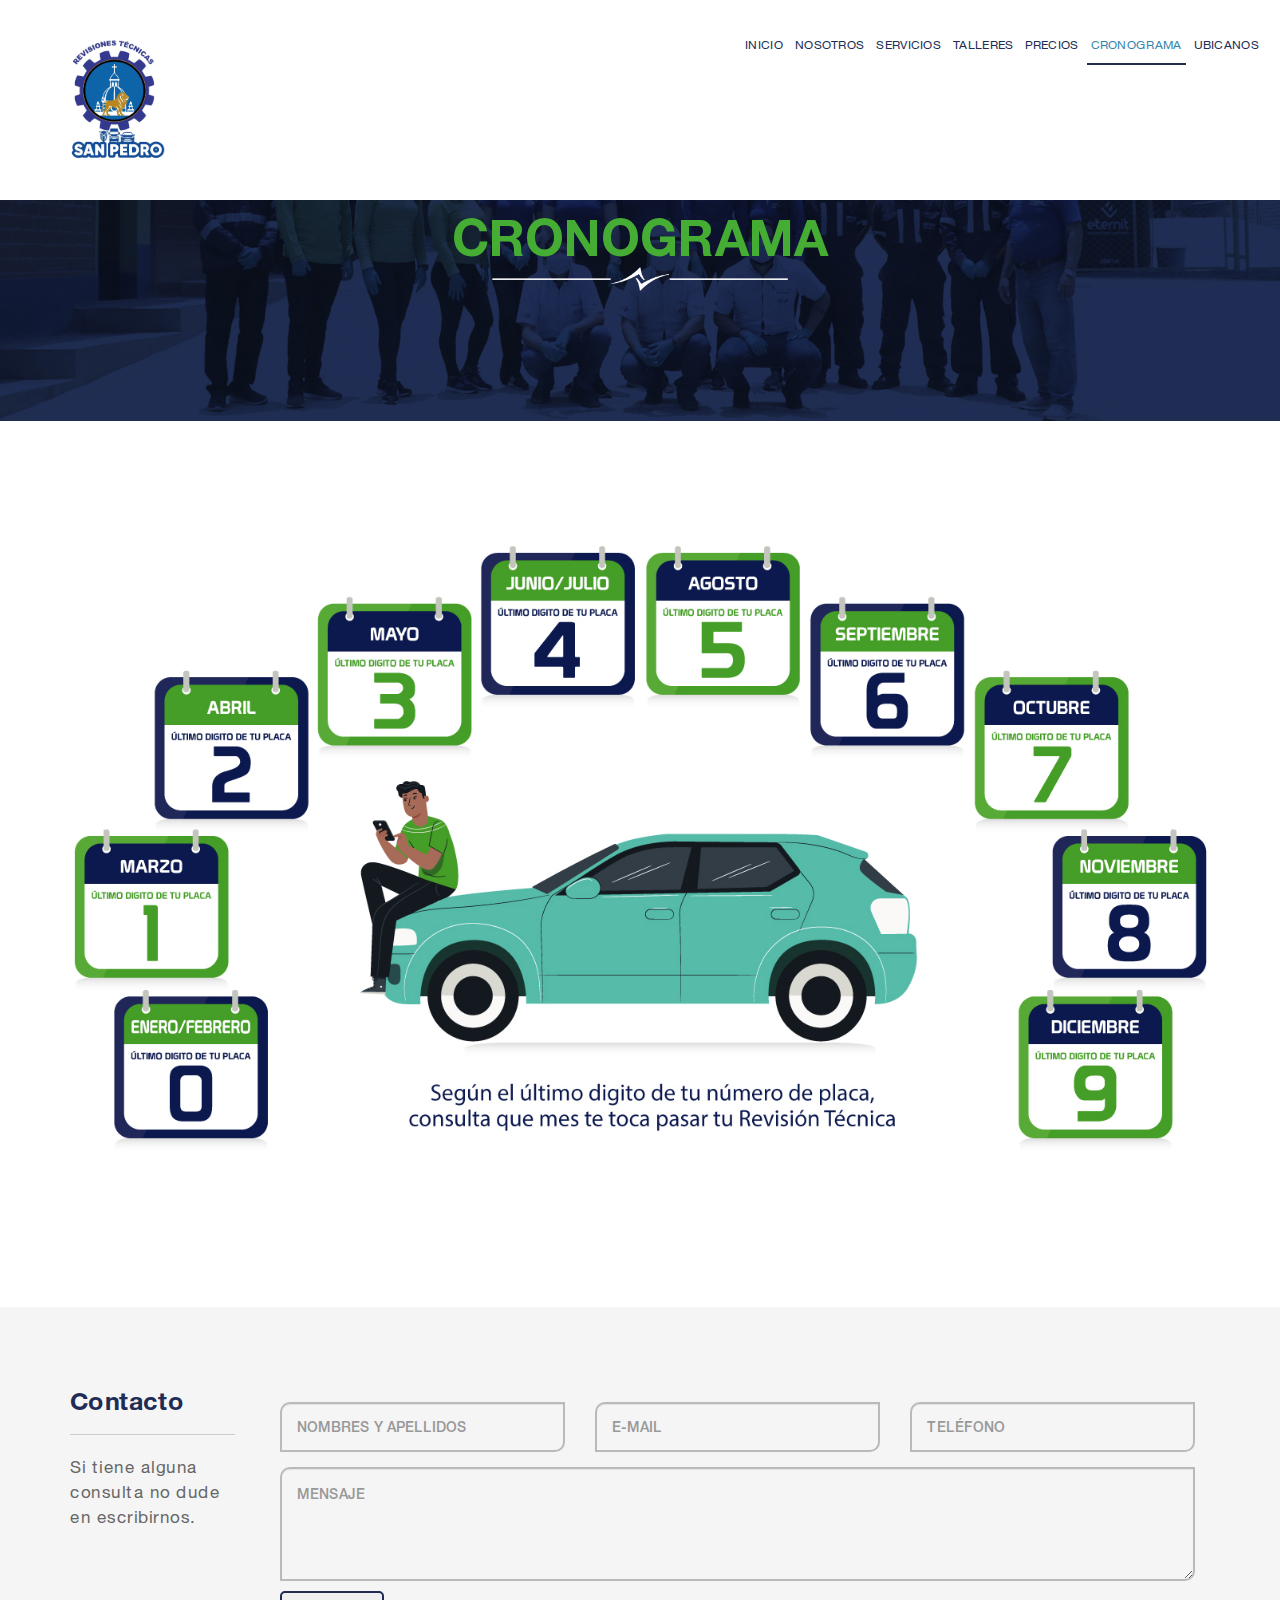
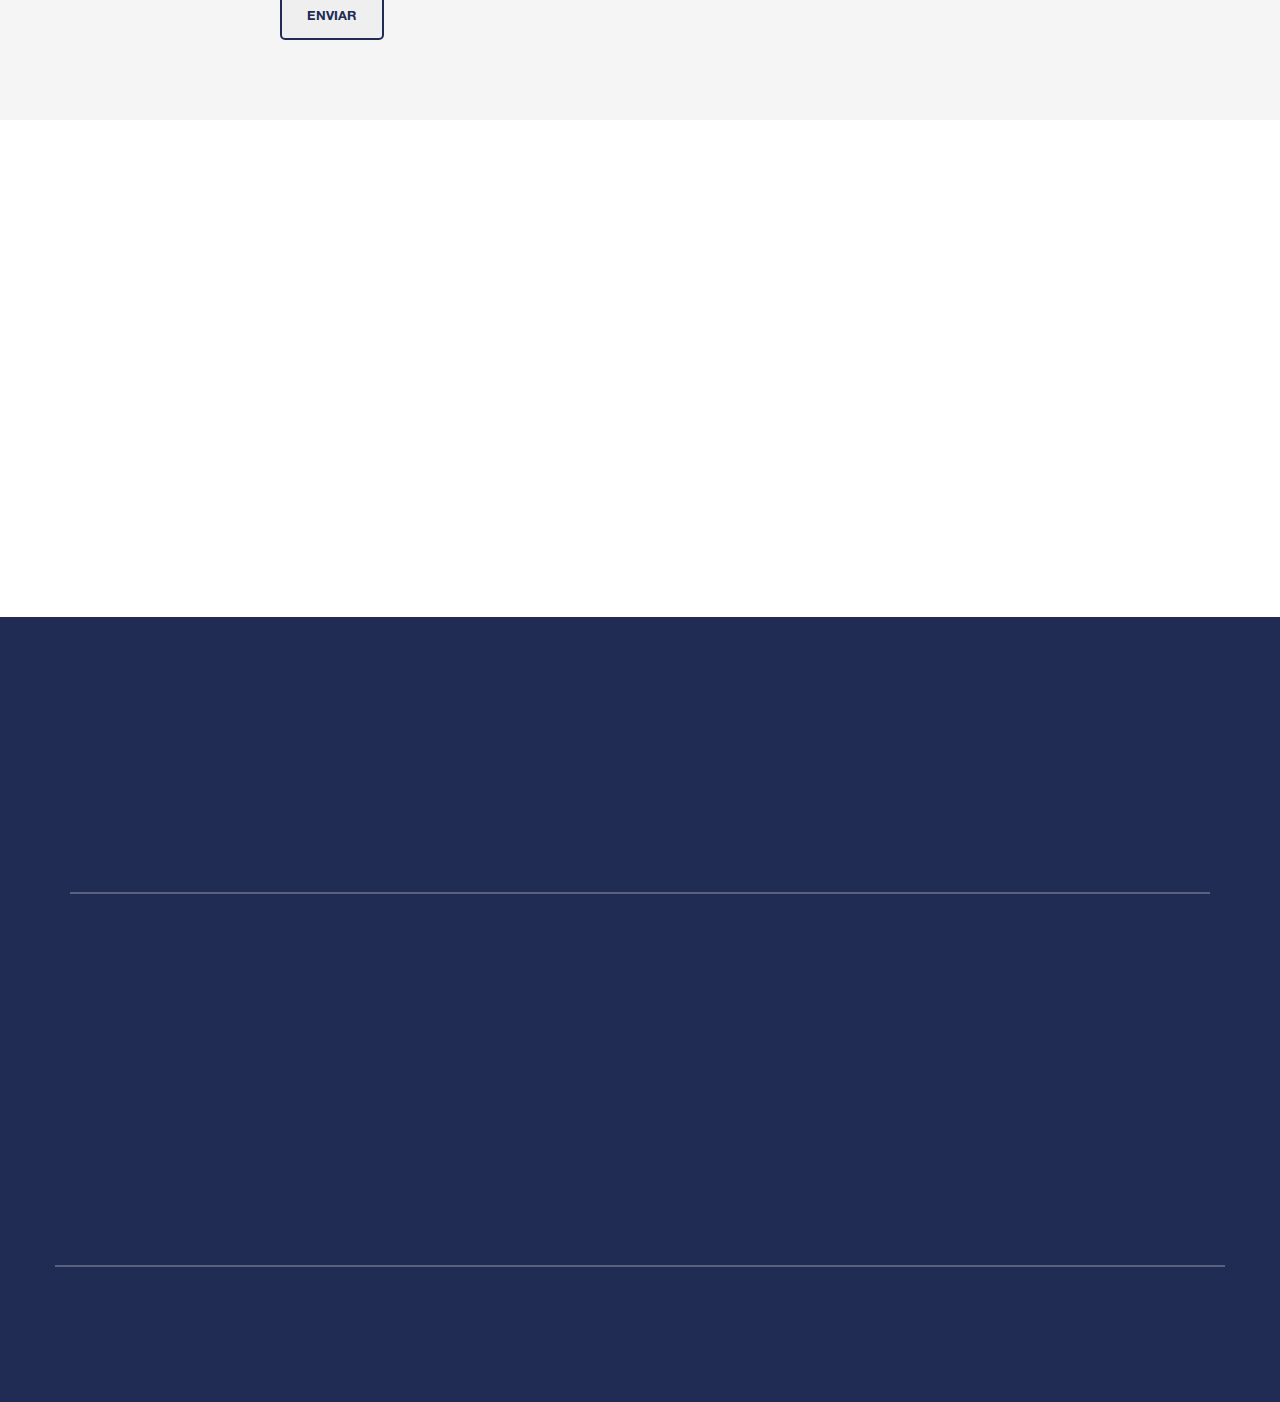
<file: cpsac.com.pe/cronograma.html>
<!DOCTYPE html>
<html lang="es">
    
<!-- Mirrored from cpsac.com.pe/cronograma.html by HTTrack Website Copier/3.x [XR&CO'2014], Mon, 07 Oct 2024 22:52:05 GMT -->
<head>
        <meta charset="utf-8">
        <meta http-equiv="X-UA-Compatible" content="IE=edge">
        <meta name="viewport" content="width=device-width, initial-scale=1">
        <meta name="description" content="">
        <meta name="author" content="">
        <meta name="keywords" content="revision tecnica, certificacion, glp, gnv, lavado de auto, bus" />

        <title>CPSAC | Certificaciones </title>
        <!-- Font -->
        <link href="https://fonts.googleapis.com/css?family=Lora" rel="stylesheet"> 

        <!-- Bootstrap Core CSS -->
        <link rel="stylesheet" href="assets/css/bootstrap.min.css">
        <!-- Owl Carousel Css -->
        <link rel="stylesheet" href="assets/css/owl.carousel.min.css">
        <!-- Animate Css -->
        <link rel="stylesheet" href="assets/css/animate.css">
        <!-- Fontawesome CSS -->
        <link rel="stylesheet" href="assets/css/font-awesome.min.css">
        <!-- pe-icon-7-stroke CSS -->
        <link rel="stylesheet" href="assets/css/pe-icon-7-stroke.css">
        <!-- Main CSS -->
        <link rel="stylesheet" href="style.css">
        <!-- Responsive CSS -->
        <link rel="stylesheet" href="assets/css/responsive.css">

        <link href="assets/images/favicon.png" rel="icon">



    </head>

    <body>
        <!-- Cube Preloder -->
        <div id="loading" class="cube-preloader">
            <div id="loading-center">
                <div id="loading-center-absolute">
                    <div class="object" id="object_one"></div>
                    <div class="object" id="object_two"></div>
                    <div class="object" id="object_three"></div>
                </div>
            </div>         
        </div>    

        <!-- Home ID -->
        <div id="home"></div>

        <!-- Header start -->
        <header class="header-area">
            <nav class="navbar navbar-default navbar-fixed-top">
                <div class="container anchofull alineado-forzado">

                    <!-- Logo -->
                    <div class="row logo-alineado">
                        <div class="logo text-center">
                            <a href="index-2.html" ><img src="assets/images/logo-sanpedro.jpg" alt="cpsac" class="logo-cpsac"></a>
                        </div>
                    </div>

                    <div class="row menu-alineado">
                        <div class="col-xs-12 alineado-forzado">
                            
                            <!-- Mobile menu -->
                            <div class="navbar-header">
                                <button type="button" class="navbar-toggle collapsed" data-toggle="collapse" data-target="#mobile-toggle" aria-expanded="false">
                                    <span class="sr-only">Toggle navigation</span>
                                    <span class="icon-bar"></span>
                                    <span class="icon-bar"></span>
                                    <span class="icon-bar"></span>
                                </button>
                                
                                <!-- Logo Mobile -->
                                <div class="logo mobile-logo hidden-lg hidden-md">
                                    <a class="navbar-brand" href="index-2.html"><img src="assets/images/logo-sanpedro.jpg" alt="cpsac" class="logo-cpsac"></a>
                                </div>
                            </div>
                         

                            <!-- Collect the nav links, forms, and other content for toggling -->
<div class="collapse navbar-collapse" id="mobile-toggle">
    <ul class="nav navbar-nav">
        <li>
            <a href="index-2.html" class="smooth-scroll">Inicio</a>
        </li>
        <li><a class="smooth-scroll" href="nosotros.html">Nosotros</a></li>
        
        <li><a class="smooth-scroll" href="servicios.html">Servicios</a></li>
        
        <li><a class="smooth-scroll" href="talleres.html">Talleres</a></li>
        
        <li><a class="smooth-scroll" href="precios-huanuco.html">Precios</a></li>
        
        <li class="active"><a class="smooth-scroll" href="cronograma.html">Cronograma</a></li>
        
        <li><a class="smooth-scroll" href="ubicanos.html">Ubicanos</a></li>

    </ul>
</div><!-- /.collapse navbar-collapse -->

                        </div>
                    </div>
                            <!-- 
                                <img src="assets/images/linea-circulos.svg" class="linea-circulo">
                            -->

                </div>
            </nav><!-- /.navbar -->
        </header>
        <!-- Header end -->


        
        <!-- Page header Start -->
        <div class="page-header">
            <div class="container">
                <div class="row">
                    <div class="page-header-wrapper text-center">
                        <h2>Cronograma</h2>                        
                        <img src="assets/images/sec-arrow-blanco.png" class="separador-titulo" alt="about">
                    </div>
                </div>
            </div>
        </div>
        <!-- Page header End -->




        <!-- servicios area star -->
        <section class="features-area section-padding cronograma" id="features">
            <div class="container">

                <div class="row">
                    <div class="col-sm-12">
                        <div class="section-heading text-center wow fadeInUp">
                            <h2></h2>
                            <h3></h3>
                            <img src="assets/images/cronograma.jpg" alt="about">
                        </div>
                    </div>
                </div>
            </div>
        </section>
        <!-- servicios area end -->



        <!-- servicios area star -->
        <section class="features-area section-padding cronograma-mobile" id="features">
            <div class="container">

                <div class="row">
                    <div class="col-sm-12">
                        <div class="section-heading text-center wow fadeInUp">
                            <h2></h2>
                            <h4>Según el último digito de tu número de placa, consulta que mes te toca pasar tu Revisión Técnica</h4>
                            <img src="assets/images/cronograma-mobile.jpg" alt="about">
                        </div>
                    </div>
                </div>
            </div>
        </section>
        <!-- servicios area end -->






        <!-- Contact Form area star -->
            <section class="contact-form-area section-padding fondo-gris">
                <div class="container">
                    <div class="row">
                        <div class="col-md-2">
                            <div class="contact-info">
                                <h3>Contacto</h3><hr>
                                <p>Si tiene alguna consulta no dude en escribirnos.</p>
                            </div>
                        </div>
                        <div class="col-md-10">
                            <div class="contact-form">
                                <form class="form" name="enq" method="post" action="http://cpsac.com.pe/enviar.php">

                                    <div class="col-md-4 col-sm-12 form-group">
                                      <input type="text" class="form-control" placeholder="Nombres y Apellidos">
                                  </div>

                                    <div class="col-md-4 col-sm-12 form-group">
                                      <input type="email" class="form-control" placeholder="E-mail">
                                  </div>

                                    <div class="col-md-4 col-sm-12 form-group">
                                      <input type="text" class="form-control" placeholder="Teléfono">
                                    </div>

                                    <div class="form-message form-group">
                                    <div class="col-md-12 col-sm-12">
                                      <textarea class="form-control" rows="4" cols="20" placeholder="Mensaje"></textarea>
                                    </div>
                                  </div>

                                    <div class="form-group">
                                        <div class="col-sm-12">
                                            <button type="submit" class="learn-more">Enviar</button>
                                        </div>
                                    </div>

                                </form>
                            </div>
                        </div>
                    </div>
                </div>
            </section>
        <!-- Contact Form area end -->










        <!-- Map area star -->
        <div class="map-area">
            <div class="container-fluid">
                <div class="row">
                    <!--=======GOOGLE MAP=======-->
                    <iframe src="https://www.google.com/maps/embed?pb=!1m18!1m12!1m3!1d2661.8801018850154!2d-76.9983168455756!3d-11.854090636544614!2m3!1f0!2f0!3f0!3m2!1i1024!2i768!4f13.1!3m3!1m2!1s0x0%3A0x8672b4ea8e6b6649!2sCPSAC!5e0!3m2!1ses-419!2spe!4v1601005797175!5m2!1ses-419!2spe" width="100%" height="500" frameborder="0" style="border:0;" allowfullscreen="" aria-hidden="false" tabindex="0"></iframe>
                </div>
            </div>
        </div>
        <!-- Map area end -->

        <!-- Footer area star -->
        <footer class="footer-area section-padding" id="contact">


            <div class="container">
                <!-- Footer menu/logo -->
                <div class="row">
                    <div class="col-sm-12 text-center">
                        <div class="footer-logo wow fadeInUp">
                            <a href="#"><img class="logo-pie" src="assets/images/logo-sanpedro.jpg" alt="blog"></a>
                        </div>
                        <hr class="separador-pie">
                    </div>
                </div>




                <!-- Footer widget -->
                <div class="row">

                    <!-- Footer widget get in touch -->
                    <div class="col-md-4 col-sm-6">
                        <div class="footer-widget wow fadeInUp">
                            <h4>Lima</h4>
                            <p>Av. Micaela Bastidas Mz C. Parcela N° 5 y 6, Distrito San Antonio, Prov. Huarochiri, Departamento Lima.</p>
                            <ul>
                                <li><a href="mailto:consultas@cpsac.com.pe"><i class="pe-7s-mail"></i> consultas@cpsac.com.pe</a></li>
                                <li><a href="tel:01 637 2408"><i class="pe-7s-call"></i> (01) 637 - 2408 / (01) 637 - 2409</a></li>
                           <!-- <li><a href="#"><i class="pe-7s-global"></i> cubedomain.com</a></li> -->
                            </ul><br>
                            <p><strong>Horario de atención</strong><br>
                                Lunes a Sábado: De 8:00 a.m. a 8:00 p.m.
                                <br>
                                Domingos: De 8:00 a.m. a 5:30 p.m.
                            </p>

                        </div>
                    </div>




                    <div class="col-md-4 col-sm-6">
                        <div class="footer-widget wow fadeInUp">
                            <h4>Huánuco</h4>
                            <p>Parcela N° 12, Predio San Andrés, Alt. Km 8.9, La Esperanza, Distrito de Amarilis, Provincia y Departamento de Huánuco.</p>
                            <ul>
                                <li><a href="mailto:consultas@cpsac.com.pe"><i class="pe-7s-mail"></i> consultas@cpsac.com.pe</a></li>

                                <li>
                                    <a href="tel:952 283 909"><i class="pe-7s-call"></i> 952 283 909</a> /
                                    <a href="tel:947 533 497"><i class="pe-7s-call"></i> 947 533 497</a>
                                </li>
                            </ul><br>
                            <p><strong>Horario de atención</strong><br>
                                Lunes - Sábados: 8:00 a.m. a 6.00 p.m.<br>
                            </p>

                        </div>
                    </div>



                    <!-- Footer widget Subscribe -->
                    <div class="col-md-4 col-sm-6">
                        <div class="footer-widget subscribe wow fadeInUp">
                            <h4>Intranet</h4>
                                <a href="https://webmail.cpsac.com.pe/" class="learn-more-pie">Correo</a>
                                <a href="http://177.53.152.166:8096/index.aspx" class="learn-more-pie">Sistema</a>


                            <h4>Síguenos</h4>
                            <div class="footer-social">
                                <ul>
                                    <li><a href="https://www.facebook.com/www.cpsac.com.pe/" target="_blank"><i class="fa fa-facebook"></i></a></li>
                                     <!-- <li><a href="#"><i class="fa fa-twitter"></i></a></li>-->
                                    <li><a href="https://www.instagram.com/cpsac_/" target="_blank"><i class="fa fa-instagram"></i></a></li>
                                    <li><a href="https://www.youtube.com/channel/UCqT4rIu2i-dx_rAvE-pS3Pw" target="_blank"><i class="fa fa-youtube-play"></i></a></li>
                                </ul>
                            </div>
                            <!-- /.footer-social -->
                        </div>
                    </div>

                </div>


                <div class="row">
                    <hr class="separador-pie">
                    <div class="col-md-12 text-center">
                        <div class="footer-widget wow fadeInUp">
                            <p style="font-size: 13px!important">Derechos Reservados | Desarrollado por <a class="credito" href="http://www.cientouno.com.pe/" target="_blank"><b> Ciento Uno Estudio Gráfico</b></a></p>
                        </div>
                    </div>
                </div>
                
            </div>
        </footer>
        <!-- Footer area end -->







        <!-- Bac to to -->
        <div class="back-top" style="display: block;">
            <a href="#"><i class="fa fa-angle-up"></i></a>
        </div>
        
        <!-- jquery-2.1.4 js -->
        <script src="assets/js/jquery-2.1.4.min.js"></script>
        <!-- maplace js -->
        <script type="text/javascript" src="https://maps.google.com/maps/api/js?sensor=false&amp;libraries=geometry&amp;v=3.22&amp;key=AIzaSyBc3A_hq2sFzMkASyC0IFih2680tAP-Cec"></script>
        <script src="assets/js/maplace.min.js"></script>
        <!-- Mixitup js -->
        <script src="assets/js/mixitup.min.js"></script>
        <!-- Owl carousel js -->
        <script src="assets/js/owl.carousel.min.js"></script>
        <!-- Easing js -->
        <script src="assets/js/jquery.easing.min.js"></script>
        <!-- wow js -->
        <script src="assets/js/wow-1.3.0.min.js"></script>
        <script>
            // Active WOW js
             if($('.wow').length){
                var wow = new WOW({
                    boxClass:     'wow',
                    animateClass: 'animated',
                    offset:       0,
                    mobile:       true,
                    live:         true 
                  });
                wow.init();
            };
        </script>
        <!-- Bootstrap js -->
        <script src="assets/js/bootstrap.min.js"></script>
        <!-- Active/Scripts js -->
        <script src="assets/js/active.js"></script>
    </body>

<!-- Mirrored from cpsac.com.pe/cronograma.html by HTTrack Website Copier/3.x [XR&CO'2014], Mon, 07 Oct 2024 22:52:05 GMT -->
</html>
</file>
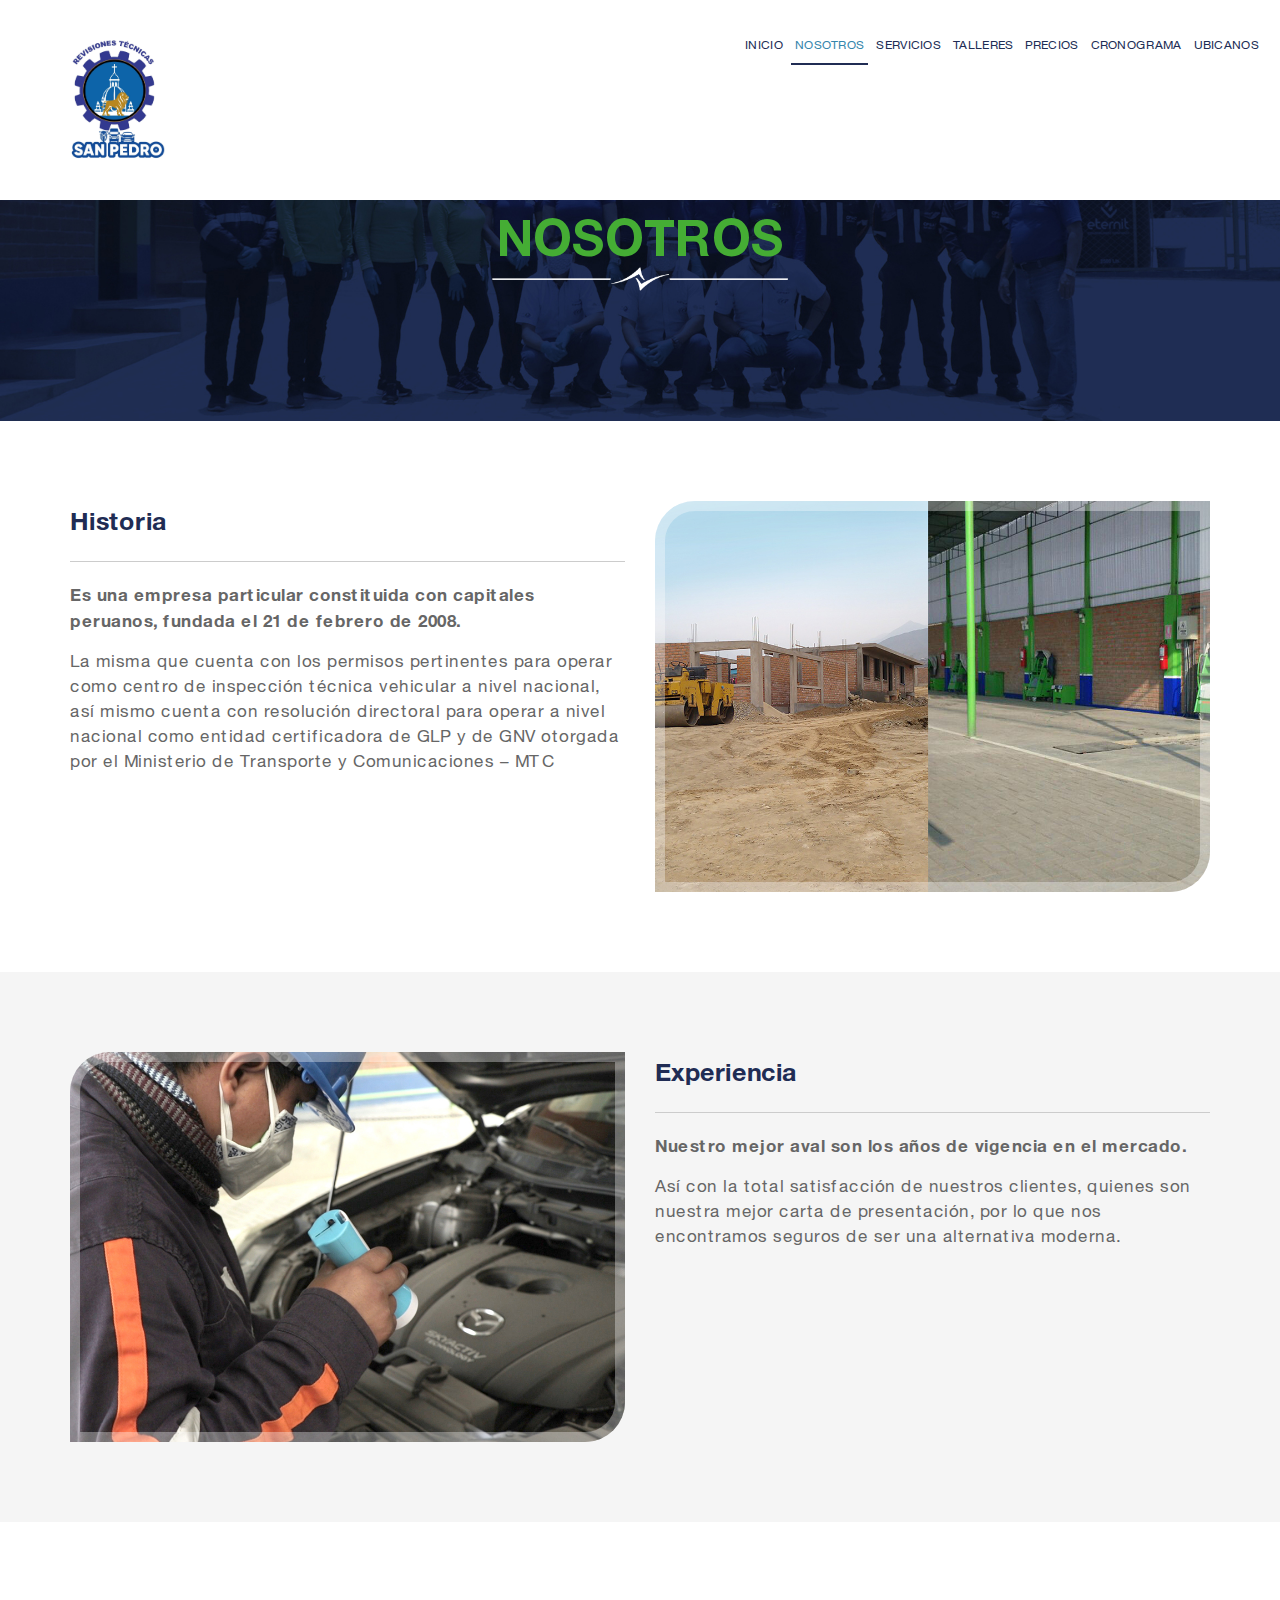
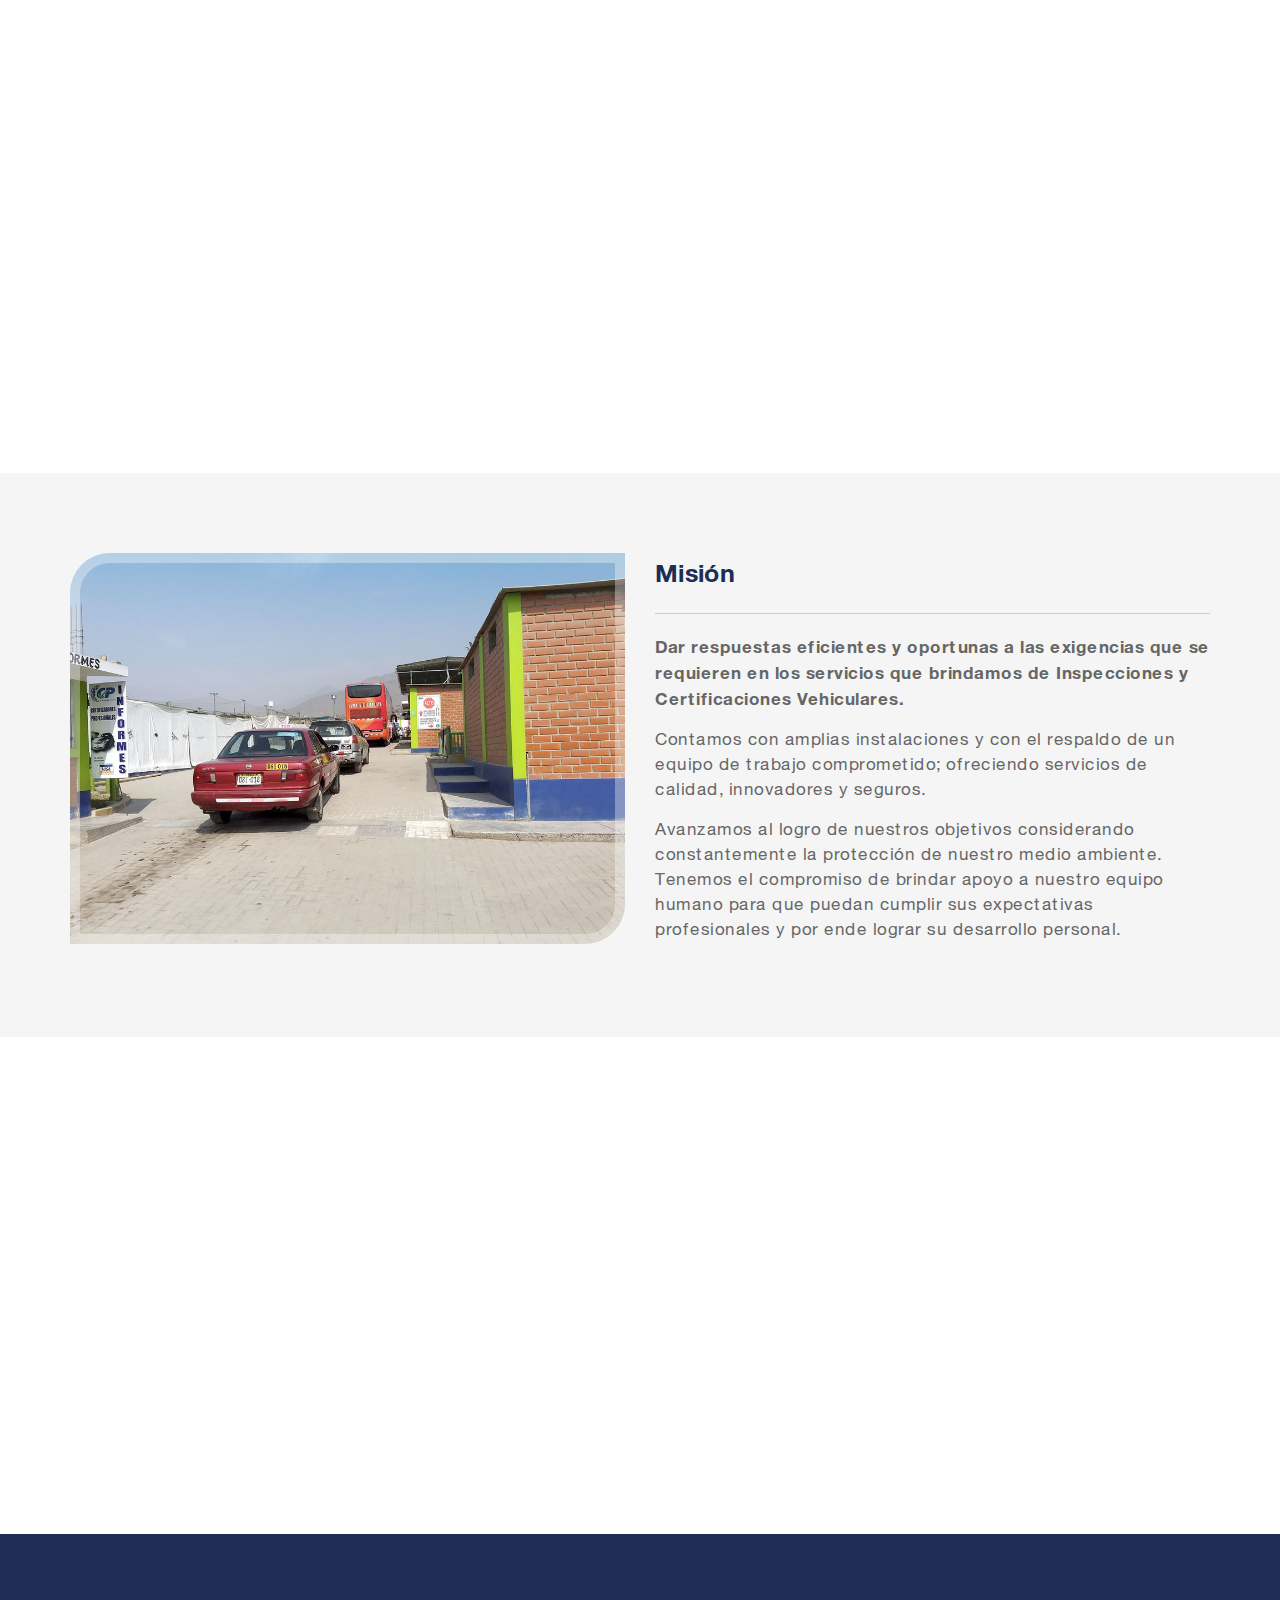
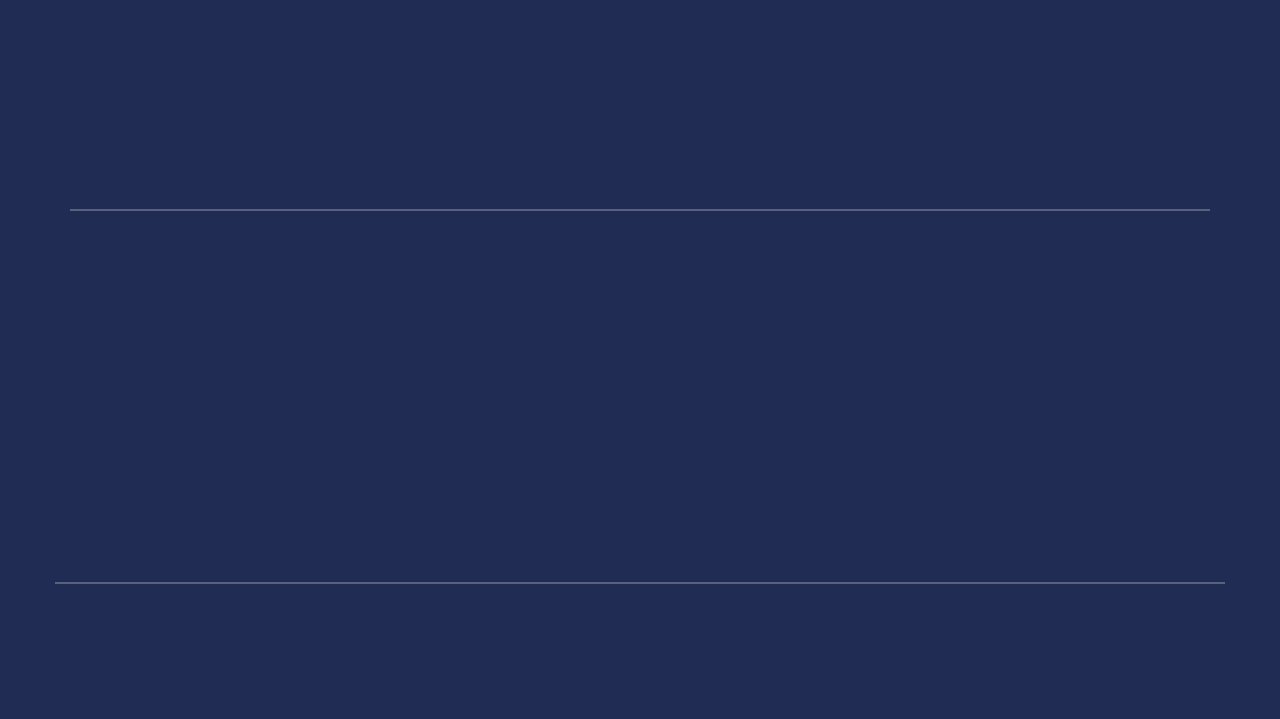
<file: cpsac.com.pe/nosotros.html>
<!DOCTYPE html>
<html lang="es">
    
<!-- Mirrored from cpsac.com.pe/nosotros.html by HTTrack Website Copier/3.x [XR&CO'2014], Mon, 07 Oct 2024 22:48:38 GMT -->
<head>
        <meta charset="utf-8">
        <meta http-equiv="X-UA-Compatible" content="IE=edge">
        <meta name="viewport" content="width=device-width, initial-scale=1">
        <meta name="description" content="">
        <meta name="author" content="">
        <meta name="keywords" content="revision tecnica, certificacion, glp, gnv, lavado de auto, bus" />

        <title>CPSAC | Certificaciones </title>
        <!-- Font -->
        <link href="https://fonts.googleapis.com/css?family=Lora" rel="stylesheet"> 

        <!-- Bootstrap Core CSS -->
        <link rel="stylesheet" href="assets/css/bootstrap.min.css">
        <!-- Owl Carousel Css -->
        <link rel="stylesheet" href="assets/css/owl.carousel.min.css">
        <!-- Animate Css -->
        <link rel="stylesheet" href="assets/css/animate.css">
        <!-- Fontawesome CSS -->
        <link rel="stylesheet" href="assets/css/font-awesome.min.css">
        <!-- pe-icon-7-stroke CSS -->
        <link rel="stylesheet" href="assets/css/pe-icon-7-stroke.css">
        <!-- Main CSS -->
        <link rel="stylesheet" href="style.css">
        <!-- Responsive CSS -->
        <link rel="stylesheet" href="assets/css/responsive.css">

        <link href="assets/images/favicon.png" rel="icon">
        

    </head>

    <body>
        <!-- Cube Preloder -->
        <div id="loading" class="cube-preloader">
            <div id="loading-center">
                <div id="loading-center-absolute">
                    <div class="object" id="object_one"></div>
                    <div class="object" id="object_two"></div>
                    <div class="object" id="object_three"></div>
                </div>
            </div>         
        </div>    

        <!-- Home ID -->
        <div id="home"></div>

        <!-- Header start -->
        <header class="header-area">
            <nav class="navbar navbar-default navbar-fixed-top">
                <div class="container anchofull alineado-forzado">

                    <!-- Logo -->
                    <div class="row logo-alineado">
                        <div class="logo text-center">
                            <a href="index-2.html" ><img src="assets/images/logo-sanpedro.jpg" alt="cpsac" class="logo-cpsac"></a>
                        </div>
                    </div>

                    <div class="row menu-alineado">
                        <div class="col-xs-12 alineado-forzado">
                            
                            <!-- Mobile menu -->
                            <div class="navbar-header">
                                <button type="button" class="navbar-toggle collapsed" data-toggle="collapse" data-target="#mobile-toggle" aria-expanded="false">
                                    <span class="sr-only">Toggle navigation</span>
                                    <span class="icon-bar"></span>
                                    <span class="icon-bar"></span>
                                    <span class="icon-bar"></span>
                                </button>
                                
                                <!-- Logo Mobile -->
                                <div class="logo mobile-logo hidden-lg hidden-md">
                                    <a class="navbar-brand" href="index-2.html"><img src="assets/images/logo-sanpedro.jpg" alt="cpsac" class="logo-cpsac"></a>
                                </div>
                            </div>
                         

                            <!-- Collect the nav links, forms, and other content for toggling -->
<div class="collapse navbar-collapse" id="mobile-toggle">
    <ul class="nav navbar-nav">
        <li><a href="index-2.html" class="smooth-scroll">Inicio</a></li>
        <li class="active"><a class="smooth-scroll" href="#home">Nosotros</a></li>
        
        <li><a class="smooth-scroll" href="servicios.html">Servicios</a></li>
        <li><a class="smooth-scroll" href="talleres.html">Talleres</a></li>
        
        <li><a class="smooth-scroll" href="precios-huanuco.html">Precios</a></li>
        <li><a class="smooth-scroll" href="cronograma.html">Cronograma</a></li>
        <li><a class="smooth-scroll" href="ubicanos.html">Ubicanos</a></li>
        
    </ul>
</div><!-- /.collapse navbar-collapse -->


                        </div>
                    </div>
                            <!-- 
                                <img src="assets/images/linea-circulos.svg" class="linea-circulo">
                            -->

                </div>
            </nav><!-- /.navbar -->
        </header>
        <!-- Header end -->


        
        <!-- Page header Start -->
        <div class="page-header">
            <div class="container">
                <div class="row">
                    <div class="page-header-wrapper text-center">
                        <h2>Nosotros</h2>                        
                        <img src="assets/images/sec-arrow-blanco.png" class="separador-titulo" alt="about">
                    </div>
                </div>
            </div>
        </div>
        <!-- Page header End -->





        <!-- About white area star -->
        <section class="about-area section-padding">
            <div class="container">
                <div class="row">
                    <div class="about-wrapper">
                        <div class="col-md-6 col-sm-6 col-xs-12">
                            <div class="about-content-right wow fadeInLeft">
                                <h3>Historia</h3><hr>
                                <p><strong>Es una empresa particular constituida con capitales peruanos, fundada el 21 de febrero de 2008.</strong></p>
                                <p>La misma que cuenta con los permisos pertinentes para operar como centro de inspección técnica vehicular a nivel nacional, así mismo cuenta con resolución directoral para operar a nivel nacional como entidad certificadora de GLP y de GNV otorgada por el Ministerio de Transporte y Comunicaciones – MTC</p>
                            </div>
                        </div>
                        <div class="col-md-6 col-sm-6 col-xs-12">
                            <div class="marco"></div>
                            <div class="about-content-lerf hidden-sm wow fadeInLeft redondeado" data-wow-delay="0.1s">
                                <img src="assets/images/fachada-cpsac.jpg" alt="about">
                            </div>
                        </div>
                    </div>
                </div>
            </div>
        </section>
        <!-- About white area end -->
 
        <!-- About grey area star -->
        <section class="about-area about-grey section-padding" id="about">
            <div class="container">
                <div class="row">
                    <div class="about-wrapper">
                        <div class="col-md-6 col-sm-6 col-xs-12">
                            <div class="marco"></div>
                            <div class="about-content-lerf hidden-sm redondeado">
                                <img src="assets/images/experiencia.jpg" alt="about">
                            </div>
                        </div>
                        <div class="col-md-6 col-sm-6 col-xs-12">
                            <div class="about-content-right">
                                <h3>Experiencia</h3><hr>
                                <p><strong>Nuestro mejor aval son los años de vigencia en el mercado.</strong></p>
                                <p>Así con la total satisfacción de nuestros clientes, quienes son nuestra mejor carta de presentación, por lo que nos encontramos seguros de ser una alternativa moderna.</p>
                            </div>
                        </div>
                    </div>
                </div>
            </div>
        </section>
        <!-- About grey area end -->





        <!-- About white area star -->
        <section class="about-area section-padding">
            <div class="container">
                <div class="row">
                    <div class="about-wrapper">
                        <div class="col-md-6 col-sm-6 col-xs-12">
                            <div class="about-content-right wow fadeInLeft">
                                <h3>Visión</h3><hr>
                                <p><strong>Ser la empresa líder en el mercado nacional de Inspecciones y de Certificaciones Vehiculares.</strong></p>
                                <p>Siendo reconocidos por ofrecer servicios que satisfagan íntegramente las expectativas de nuestros clientes, basándonos en altos estándares de calidad, seguridad y cuidado del medio ambiente.</p>
                                <p>Nuestra organización aspira tener un crecimiento continuo y sustentable, destacándose por ser una empresa que contribuye positivamente en la sociedad, brindando oportunidades de desarrollo profesional y personal a su servicio.</p>
                            </div>
                        </div>
                        <div class="col-md-6 col-sm-6 col-xs-12">
                            <div class="marco"></div>
                            <div class="about-content-lerf hidden-sm wow fadeInLeft redondeado" data-wow-delay="0.1s">
                                <img src="assets/images/vision.jpg" alt="about">
                            </div>
                        </div>
                    </div>
                </div>
            </div>
        </section>
        <!-- About white area end -->
 
        <!-- About grey area star -->
        <section class="about-area about-grey section-padding" id="about">
            <div class="container">
                <div class="row">
                    <div class="about-wrapper">
                        <div class="col-md-6 col-sm-6 col-xs-12">
                            <div class="marco"></div>
                            <div class="about-content-lerf hidden-sm redondeado">
                                <img src="assets/images/mision.jpg" alt="about">
                            </div>
                        </div>
                        <div class="col-md-6 col-sm-6 col-xs-12">
                            <div class="about-content-right">
                                <h3>Misión</h3><hr>
                                <p><strong>Dar respuestas eficientes y oportunas a las exigencias que se requieren en los servicios que brindamos de Inspecciones y Certificaciones Vehiculares.</strong></p>
                                <p>Contamos con amplias instalaciones y con el respaldo de un equipo de trabajo comprometido; ofreciendo servicios de calidad, innovadores y seguros.</p>
                                <p>Avanzamos al logro de nuestros objetivos considerando constantemente la protección de nuestro medio ambiente. Tenemos el compromiso de brindar apoyo a nuestro equipo humano para que puedan cumplir sus expectativas profesionales y por ende lograr su desarrollo personal.</p>
                            </div>
                        </div>
                    </div>
                </div>
            </div>
        </section>
        <!-- About grey area end -->








        <!-- Map area star -->
        <div class="map-area">
            <div class="container-fluid">
                <div class="row">
                    <!--=======GOOGLE MAP=======-->
                    <iframe src="https://www.google.com/maps/embed?pb=!1m18!1m12!1m3!1d2661.8801018850154!2d-76.9983168455756!3d-11.854090636544614!2m3!1f0!2f0!3f0!3m2!1i1024!2i768!4f13.1!3m3!1m2!1s0x0%3A0x8672b4ea8e6b6649!2sCPSAC!5e0!3m2!1ses-419!2spe!4v1601005797175!5m2!1ses-419!2spe" width="100%" height="500" frameborder="0" style="border:0;" allowfullscreen="" aria-hidden="false" tabindex="0"></iframe>
                </div>
            </div>
        </div>
        <!-- Map area end -->




        <!-- Footer area star -->
        <footer class="footer-area section-padding" id="contact">


            <div class="container">
                <!-- Footer menu/logo -->
                <div class="row">
                    <div class="col-sm-12 text-center">
                        <div class="footer-logo wow fadeInUp">
                            <a href="#"><img class="logo-pie" src="assets/images/logo-sanpedro.jpg" alt="blog"></a>
                        </div>
                        <hr class="separador-pie">
                    </div>
                </div>




                <!-- Footer widget -->
                <div class="row">


                    <!-- Footer widget get in touch -->
                    <div class="col-md-4 col-sm-6">
                        <div class="footer-widget wow fadeInUp">
                            <h4>Lima</h4>
                            <p>Av. Micaela Bastidas Mz C. Parcela N° 5 y 6, Distrito San Antonio, Prov. Huarochiri, Departamento Lima.</p>
                            <ul>
                                <li><a href="mailto:consultas@cpsac.com.pe"><i class="pe-7s-mail"></i> consultas@cpsac.com.pe</a></li>
                                <li><a href="tel:01 637 2408"><i class="pe-7s-call"></i> (01) 637 - 2408 / (01) 637 - 2409</a></li>
                           <!-- <li><a href="#"><i class="pe-7s-global"></i> cubedomain.com</a></li> -->
                            </ul><br>
                            <p><strong>Horario de atención</strong><br>
                                Lunes a Sábado: De 8:00 a.m. a 8:00 p.m.
                                <br>
                                Domingos: De 8:00 a.m. a 5:30 p.m.
                            </p>

                        </div>
                    </div>




                    <div class="col-md-4 col-sm-6">
                        <div class="footer-widget wow fadeInUp">
                            <h4>Huánuco</h4>
                            <p>Parcela N° 12, Predio San Andrés, Alt. Km 8.9, La Esperanza, Distrito de Amarilis, Provincia y Departamento de Huánuco.</p>
                            <ul>
                                <li><a href="mailto:consultas@cpsac.com.pe"><i class="pe-7s-mail"></i> consultas@cpsac.com.pe</a></li>

                                <li>
                                    <a href="tel:952 283 909"><i class="pe-7s-call"></i> 952 283 909</a> /
                                    <a href="tel:947 533 497"><i class="pe-7s-call"></i> 947 533 497</a>
                                </li>
                            </ul><br>
                            <p><strong>Horario de atención</strong><br>
                                Lunes - Sábados: 8:00 a.m. a 6.00 p.m.<br>
                            </p>

                        </div>
                    </div>





                    <!-- Footer widget Subscribe -->
                    <div class="col-md-4 col-sm-6">
                        <div class="footer-widget subscribe wow fadeInUp">
                            <h4>Intranet</h4>
                                <a href="https://webmail.cpsac.com.pe/" class="learn-more-pie">Correo</a>
                                <a href="http://177.53.152.166:8096/index.aspx" class="learn-more-pie">Sistema</a>
                            <h4>Síguenos</h4>
                            <div class="footer-social">
                                <ul>
                                    <li><a href="https://www.facebook.com/www.cpsac.com.pe/" target="_blank"><i class="fa fa-facebook"></i></a></li>
                                     <!-- <li><a href="#"><i class="fa fa-twitter"></i></a></li>-->
                                    <li><a href="https://www.instagram.com/cpsac_/" target="_blank"><i class="fa fa-instagram"></i></a></li>
                                    <li><a href="https://www.youtube.com/channel/UCqT4rIu2i-dx_rAvE-pS3Pw" target="_blank"><i class="fa fa-youtube-play"></i></a></li>
                                </ul>
                            </div>
                            <!-- /.footer-social -->
                        </div>
                    </div>

                </div>


                <div class="row">
                    <hr class="separador-pie">
                    <div class="col-md-12 text-center">
                        <div class="footer-widget wow fadeInUp">
                            <p style="font-size: 13px!important">Derechos Reservados | Desarrollado por <a class="credito" href="http://www.cientouno.com.pe/" target="_blank"><b> Ciento Uno Estudio Gráfico</b></a></p>
                        </div>
                    </div>
                </div>
                
            </div>
        </footer>
        <!-- Footer area end -->




        <!-- Bac to to -->
        <div class="back-top" style="display: block;">
            <a href="#"><i class="fa fa-angle-up"></i></a>
        </div>
        
        <!-- jquery-2.1.4 js -->
        <script src="assets/js/jquery-2.1.4.min.js"></script>
        <!-- maplace js -->
        <script type="text/javascript" src="https://maps.google.com/maps/api/js?sensor=false&amp;libraries=geometry&amp;v=3.22&amp;key=AIzaSyBc3A_hq2sFzMkASyC0IFih2680tAP-Cec"></script>
        <script src="assets/js/maplace.min.js"></script>
        <!-- Mixitup js -->
        <script src="assets/js/mixitup.min.js"></script>
        <!-- Owl carousel js -->
        <script src="assets/js/owl.carousel.min.js"></script>
        <!-- Easing js -->
        <script src="assets/js/jquery.easing.min.js"></script>
        <!-- wow js -->
        <script src="assets/js/wow-1.3.0.min.js"></script>
        <script>
            // Active WOW js
             if($('.wow').length){
                var wow = new WOW({
                    boxClass:     'wow',
                    animateClass: 'animated',
                    offset:       0,
                    mobile:       true,
                    live:         true 
                  });
                wow.init();
            };
        </script>
        <!-- Bootstrap js -->
        <script src="assets/js/bootstrap.min.js"></script>
        <!-- Active/Scripts js -->
        <script src="assets/js/active.js"></script>
    </body>
</html>
</file>
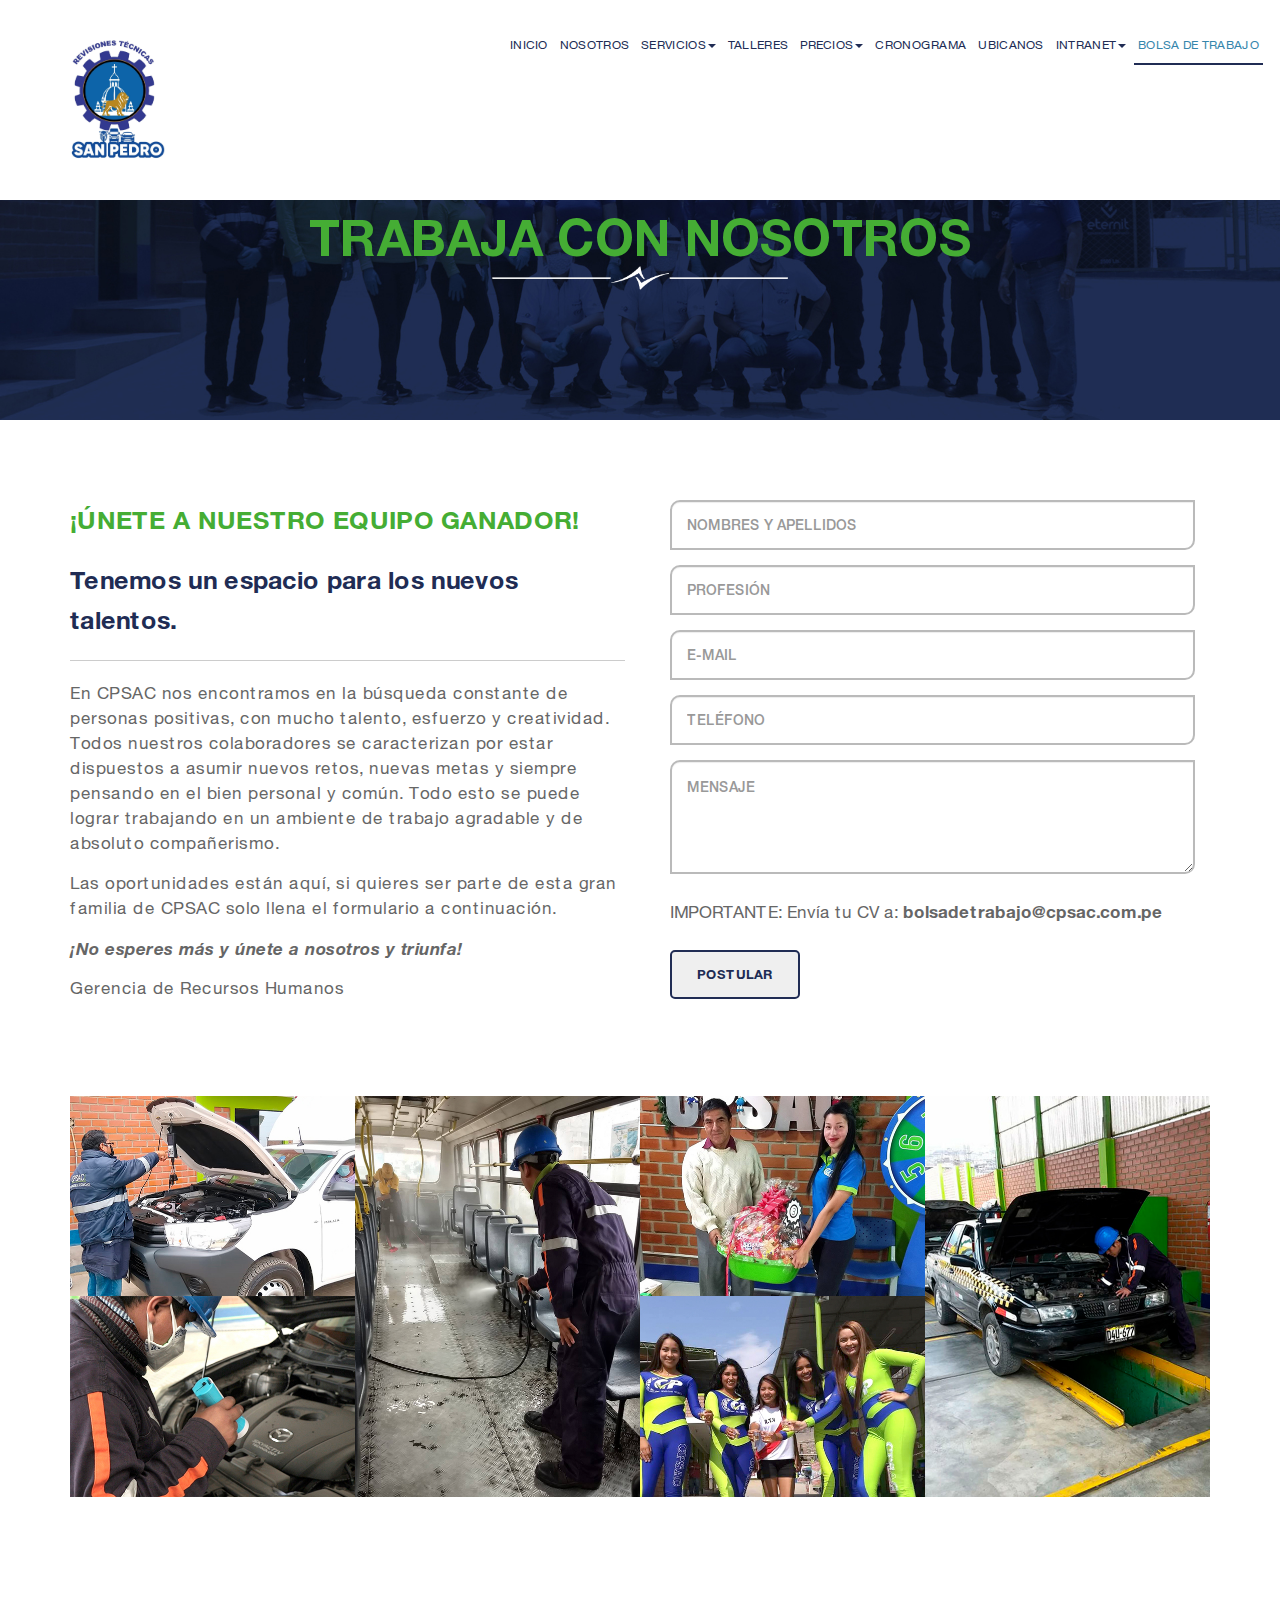
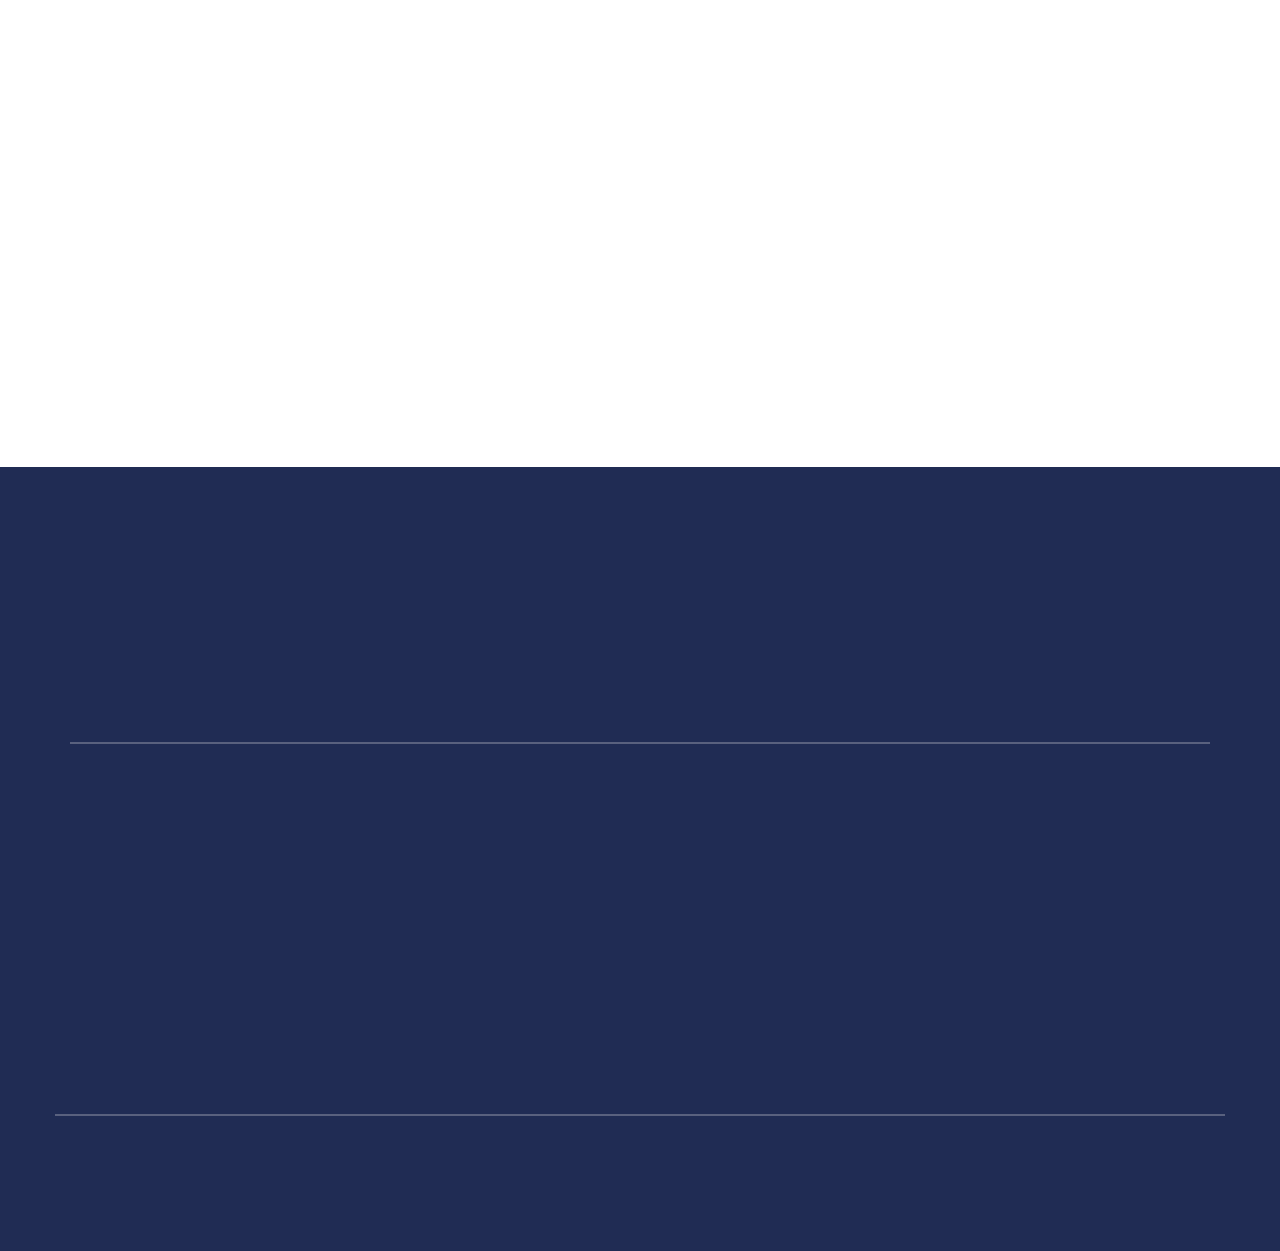
<file: cpsac.com.pe/postula.html>
<!DOCTYPE html PUBLIC "-//W3C//DTD XHTML 1.0 Transitional//EN" "http://www.w3.org/TR/xhtml1/DTD/xhtml1-transitional.dtd">
<html lang="es">
    
<!-- Mirrored from cpsac.com.pe/postula.html by HTTrack Website Copier/3.x [XR&CO'2014], Mon, 07 Oct 2024 22:52:26 GMT -->
<head xmlns="http://www.w3.org/1999/xhtml"> 
        <meta charset="utf-8">
        <meta http-equiv="X-UA-Compatible" content="IE=edge">
        <meta name="viewport" content="width=device-width, initial-scale=1">
        <meta name="description" content="">
        <meta name="author" content="">
        <meta name="keywords" content="revision tecnica, certificacion, glp, gnv, lavado de auto, bus" />

        <title>CPSAC | Certificaciones </title>
        <!-- Font -->
        <link href="https://fonts.googleapis.com/css?family=Lora" rel="stylesheet"> 

        <!-- Bootstrap Core CSS -->
        <link rel="stylesheet" href="assets/css/bootstrap.min.css">
        <!-- Owl Carousel Css -->
        <link rel="stylesheet" href="assets/css/owl.carousel.min.css">
        <!-- Animate Css -->
        <link rel="stylesheet" href="assets/css/animate.css">
        <!-- Fontawesome CSS -->
        <link rel="stylesheet" href="assets/css/font-awesome.min.css">
        <!-- pe-icon-7-stroke CSS -->
        <link rel="stylesheet" href="assets/css/pe-icon-7-stroke.css">
        <!-- Main CSS -->
        <link rel="stylesheet" href="style.css">
        <!-- Responsive CSS -->
        <link rel="stylesheet" href="assets/css/responsive.css">

        <link href="assets/images/favicon.png" rel="icon">

    </head>

    <body>
        <!-- Cube Preloder -->
        <div id="loading" class="cube-preloader">
            <div id="loading-center">
                <div id="loading-center-absolute">
                    <div class="object" id="object_one"></div>
                    <div class="object" id="object_two"></div>
                    <div class="object" id="object_three"></div>
                </div>
            </div>         
        </div>    

        <!-- Home ID -->
        <div id="home"></div>

        <!-- Header start -->
        <header class="header-area">
            <nav class="navbar navbar-default navbar-fixed-top">
                <div class="container anchofull alineado-forzado">

                    <!-- Logo -->
                    <div class="row logo-alineado">
                        <div class="logo text-center">
                            <a href="index-2.html" ><img src="assets/images/logo-sanpedro.jpg" alt="cpsac" class="logo-cpsac"></a>
                        </div>
                    </div>

                    <div class="row menu-alineado">
                        <div class="col-xs-12 alineado-forzado">
                            
                            <!-- Mobile menu -->
                            <div class="navbar-header">
                                <button type="button" class="navbar-toggle collapsed" data-toggle="collapse" data-target="#mobile-toggle" aria-expanded="false">
                                    <span class="sr-only">Toggle navigation</span>
                                    <span class="icon-bar"></span>
                                    <span class="icon-bar"></span>
                                    <span class="icon-bar"></span>
                                </button>
                                
                                <!-- Logo Mobile -->
                                <div class="logo mobile-logo hidden-lg hidden-md">
                                    <a class="navbar-brand" href="index-2.html"><img src="assets/images/logo-sanpedro.jpg" alt="cpsac" class="logo-cpsac"></a>
                                </div>
                            </div>
                         

                            <!-- Collect the nav links, forms, and other content for toggling -->
                            <div class="collapse navbar-collapse" id="mobile-toggle">
                                <ul class="nav navbar-nav">
                                    <li class="dropdown">
                                        <a href="index-2.html" class="smooth-scroll">Inicio</a>
                                    </li>
                                    <li><a class="smooth-scroll" href="nosotros.html">Nosotros</a></li>
                                    
                                    <li class="dropdown">
                                        <a class="servicios.html" href="#" data-toggle="dropdown">Servicios<b class="caret"></b></a>
                                        <ul class="dropdown-menu">
                                            <li><a class="line-top submenu" href="servicios.html">Revisión Técnica</a></li>
                                            <li><a class="submenu" href="servicios.html#glp">Certificación GLP</a></li>
                                            <li><a class="submenu" href="servicios.html#gnv">Certificación GNV</a></li>
                                            <li><a class="submenu" href="servicios.html#limitador">Certificado Limitador de Velocidad</a></li>
                                            <li><a class="submenu" href="servicios.html#opacidad">Certificado de Opacidad</a></li>
                                            <li><a class="submenu" href="servicios.html#conformidad">Certificado de Conformidad de Cumplimiento</a></li>
                                            <li><a class="submenu" href="servicios.html#hermeticidad">Certificado Hermeticidad</a></li>
                                            <li><a class="submenu" href="servicios.html#lavado">Carwash</a></li>
                                        </ul>
                                    </li>
                                    <li><a class="smooth-scroll" href="talleres.html">Talleres</a></li>
                                    <li class="dropdown">
                                        <a class="" href="#" data-toggle="dropdown">Precios<b class="caret"></b></a>
                                        <ul class="dropdown-menu">
                                            <li><a class="line-top submenu" href="precios-lima.html">Lima</a></li>
                                            <li><a class="submenu" href="precios-huanuco.html">Huánuco</a></li>
                                        </ul>
                                    </li>
                                    <li><a class="smooth-scroll" href="cronograma.html">Cronograma</a></li>
                                    <li><a class="smooth-scroll" href="ubicanos.html">Ubicanos</a></li>

                                    <li class="dropdown">
                                        <a class="" href="#" data-toggle="dropdown">Intranet<b class="caret"></b></a>
                                        <ul class="dropdown-menu">
                                            <li><a class="line-top submenu" href="https://webmail.cpsac.com.pe/">Correo</a>
                                            </li>
                                            <li><a class="submenu" href="http://177.53.152.166:8096/index.aspx">Sistema</a></li>
                                        </ul>
                                    </li>

                                    <li class="active"><a class="smooth-scroll" href="postula.html">Bolsa de Trabajo</a></li>


                                </ul>
                            </div><!-- /.collapse navbar-collapse -->

                        </div>
                    </div>
                            <!-- 
                                <img src="assets/images/linea-circulos.svg" class="linea-circulo">
                            -->

                </div>
            </nav><!-- /.navbar -->
        </header>
        <!-- Header end -->


        
        <!-- Page header Start -->
        <div class="page-header">
            <div class="container">
                <div class="row">
                    <div class="page-header-wrapper text-center">
                        <h2>Trabaja con Nosotros</h2>                        
                        <img src="assets/images/sec-arrow-blanco.png" class="separador-titulo" alt="about">
                    </div>
                </div>
            </div>
        </div>
        <!-- Page header End -->





        <!-- About white area star -->
        <section class="about-area section-padding">
            <div class="container">
                <div class="row">
                    <div class="about-wrapper">

                        <div class="col-md-6 col-sm-6 col-xs-12">
                            <div class="about-content-right wow fadeInLeft">
                            <h3 style="color: #45ad34; text-transform: uppercase;">¡Únete a nuestro equipo ganador!</h3>
                            <h3>Tenemos un espacio para los nuevos talentos.</h3>
                            <hr>
                                <p>
                                    En CPSAC nos encontramos en la búsqueda constante de personas positivas, con mucho talento, esfuerzo y creatividad. Todos nuestros colaboradores se caracterizan por estar dispuestos a asumir nuevos retos, nuevas metas y siempre pensando en el bien personal y común. Todo esto se puede lograr trabajando en un ambiente de trabajo agradable y de absoluto compañerismo.
                                </p> 

                                <p>    
                                   Las oportunidades están aquí, si quieres ser parte de esta gran familia de CPSAC solo llena el formulario a continuación.
                                </p>  

                                <p>
                                    <b><i>¡No esperes más y únete a nosotros y triunfa!</i></b>
                                </p>  

                                <p>    
                                    Gerencia de Recursos Humanos
                                </p>

                            </div>
                        </div>
                      
                        <div class="col-md-6 col-sm-6 col-xs-12">                                                        
                            <div class="contact-form">
                                <form class="form" name="enq" method="post" action="http://cpsac.com.pe/enviar-postula.php">
                               
                                  <div class="form-group col-md-12 col-sm-12">
                                      <input type="text" class="form-control" name="nombre" placeholder="Nombres y Apellidos" required="">
                                  </div>

                                  <div class="form-group col-md-12 col-sm-12">
                                      <input type="text" class="form-control" name="profesion" placeholder="Profesión" required="">
                                  </div>

                                  <div class="form-group col-md-12 col-sm-12">
                                      <input type="email" class="form-control" name="email" placeholder="E-mail" required="">
                                  </div>

                                  <div class="form-group col-md-12 col-sm-12">
                                      <input type="tel" class="form-control" name="telefono" placeholder="Teléfono" required="">
                                  </div>

                                  <div class="form-message col-md-12 col-sm-12">
                                      <textarea class="form-control" name="mensaje" rows="4" cols="20" placeholder="Mensaje"></textarea>
                                  </div>

                                  <div class="form-group col-md-12 col-sm-12">
                                        <br>IMPORTANTE: Envía tu CV a: <a href="mailto:bolsadetrabajo@cpsac.com.pe?Subject=Quiero%20postular%20a%20CPSAC"><b> bolsadetrabajo@cpsac.com.pe</b>
                                  </div>

                                  <!-- 
                                  <div class="form-group col-md-12 col-sm-12">
                                    <div class=""> Adjuntar CV 
                                      <input type="file" class="" name="adjunto" id="archivo-adjunto" placeholder="Adjuntar CV" required="">
                                    </div>
                                  </div>
                                  -->

                                    <div class="form-group col-md-12 col-sm-12">
                                        <button type="submit" class="learn-more">Postular</button>
                                    </div>
                                </form>
                            </div>
                        </div>

                        <div class="col-md-12" style="padding-top: 80px">
                            <div class="col-md-3" style="padding: 0">
                                <img src="assets/images/postula-1.jpg" alt="about">
                                <img src="assets/images/postula-2.jpg" alt="about">
                            </div>
                            <div class="col-md-3" style="padding: 0"><img src="assets/images/vertical.jpg" alt="about"></div>
                            <div class="col-md-3" style="padding: 0">
                                <img src="assets/images/postula-3.jpg" alt="about">
                                <img src="assets/images/postula-4.jpg" alt="about">
                            </div>
                            <div class="col-md-3" style="padding: 0"><img src="assets/images/vertical-2.jpg" alt="about"></div>

                        </div>

                    </div>
                </div>
            </div>
        </section>
        <!-- About white area end -->
 






        <!-- Map area star -->
        <div class="map-area">
            <div class="container-fluid">
                <div class="row">
                    <!--=======GOOGLE MAP=======-->
                    <iframe src="https://www.google.com/maps/embed?pb=!1m18!1m12!1m3!1d2661.8801018850154!2d-76.9983168455756!3d-11.854090636544614!2m3!1f0!2f0!3f0!3m2!1i1024!2i768!4f13.1!3m3!1m2!1s0x0%3A0x8672b4ea8e6b6649!2sCPSAC!5e0!3m2!1ses-419!2spe!4v1601005797175!5m2!1ses-419!2spe" width="100%" height="500" frameborder="0" style="border:0;" allowfullscreen="" aria-hidden="false" tabindex="0"></iframe>
                </div>
            </div>
        </div>
        <!-- Map area end -->




        <!-- Footer area star -->
        <footer class="footer-area section-padding" id="contact">


            <div class="container">
                <!-- Footer menu/logo -->
                <div class="row">
                    <div class="col-sm-12 text-center">
                        <div class="footer-logo wow fadeInUp">
                            <a href="#"><img class="logo-pie" src="assets/images/logo-sanpedro.jpg" alt="blog"></a>
                        </div>
                        <hr class="separador-pie">
                    </div>
                </div>




                <!-- Footer widget -->
                <div class="row">


                    <!-- Footer widget get in touch -->
                    <div class="col-md-4 col-sm-6">
                        <div class="footer-widget wow fadeInUp">
                            <h4>Lima</h4>
                            <p>Av. Micaela Bastidas Mz C. Parcela N° 5 y 6, Distrito San Antonio, Prov. Huarochiri, Departamento Lima.</p>
                            <ul>
                                <li><a href="mailto:consultas@cpsac.com.pe"><i class="pe-7s-mail"></i> consultas@cpsac.com.pe</a></li>
                                <li><a href="tel:01 637 2408"><i class="pe-7s-call"></i> (01) 637 - 2408 / (01) 637 - 2409</a></li>
                           <!-- <li><a href="#"><i class="pe-7s-global"></i> cubedomain.com</a></li> -->
                            </ul><br>
                            <p><strong>Horario de atención</strong><br>
                                Lunes a Sábado: De 8:00 a.m. a 8:00 p.m.
                                <br>
                                Domingos: De 8:00 a.m. a 5:30 p.m.
                            </p>

                        </div>
                    </div>




                    <div class="col-md-4 col-sm-6">
                        <div class="footer-widget wow fadeInUp">
                            <h4>Huánuco</h4>
                            <p>Parcela N° 12, Predio San Andrés, Alt. Km 8.9, La Esperanza, Distrito de Amarilis, Provincia y Departamento de Huánuco.</p>
                            <ul>
                                <li><a href="mailto:consultas@cpsac.com.pe"><i class="pe-7s-mail"></i> consultas@cpsac.com.pe</a></li>

                                <li>
                                    <a href="tel:952 283 909"><i class="pe-7s-call"></i> 952 283 909</a> /
                                    <a href="tel:947 533 497"><i class="pe-7s-call"></i> 947 533 497</a>
                                </li>
                            </ul><br>
                            <p><strong>Horario de atención</strong><br>
                                Lunes - Sábados: 8:00 a.m. a 6.00 p.m.<br>
                            </p>

                        </div>
                    </div>





                    <!-- Footer widget Subscribe -->
                    <div class="col-md-4 col-sm-6">
                        <div class="footer-widget subscribe wow fadeInUp">
                            <h4>Intranet</h4>
                                <a href="https://webmail.cpsac.com.pe/" class="learn-more-pie">Correo</a>
                                <a href="http://177.53.152.166:8096/index.aspx" class="learn-more-pie">Sistema</a>
                            <h4>Síguenos</h4>
                            <div class="footer-social">
                                <ul>
                                    <li><a href="https://www.facebook.com/www.cpsac.com.pe/" target="_blank"><i class="fa fa-facebook"></i></a></li>
                                     <!-- <li><a href="#"><i class="fa fa-twitter"></i></a></li>-->
                                    <li><a href="https://www.instagram.com/cpsac_/" target="_blank"><i class="fa fa-instagram"></i></a></li>
                                    <li><a href="https://www.youtube.com/channel/UCqT4rIu2i-dx_rAvE-pS3Pw" target="_blank"><i class="fa fa-youtube-play"></i></a></li>
                                </ul>
                            </div>
                            <!-- /.footer-social -->
                        </div>
                    </div>

                </div>

                <div class="row">
                    <hr class="separador-pie">
                    <div class="col-md-12 text-center">
                        <div class="footer-widget wow fadeInUp">
                            <p style="font-size: 13px!important">Derechos Reservados | Desarrollado por <a class="credito" href="http://www.cientouno.com.pe/" target="_blank"><b> Ciento Uno Estudio Gráfico</b></a></p>
                        </div>
                    </div>
                </div>
                
            </div>
        </footer>
        <!-- Footer area end -->




        <!-- Bac to to -->
        <div class="back-top" style="display: block;">
            <a href="#"><i class="fa fa-angle-up"></i></a>
        </div>
        
        <!-- jquery-2.1.4 js -->
        <script src="assets/js/jquery-2.1.4.min.js"></script>
        <!-- maplace js -->
        <script type="text/javascript" src="https://maps.google.com/maps/api/js?sensor=false&amp;libraries=geometry&amp;v=3.22&amp;key=AIzaSyBc3A_hq2sFzMkASyC0IFih2680tAP-Cec"></script>
        <script src="assets/js/maplace.min.js"></script>
        <!-- Mixitup js -->
        <script src="assets/js/mixitup.min.js"></script>
        <!-- Owl carousel js -->
        <script src="assets/js/owl.carousel.min.js"></script>
        <!-- Easing js -->
        <script src="assets/js/jquery.easing.min.js"></script>
        <!-- wow js -->
        <script src="assets/js/wow-1.3.0.min.js"></script>
        <script>
            // Active WOW js
             if($('.wow').length){
                var wow = new WOW({
                    boxClass:     'wow',
                    animateClass: 'animated',
                    offset:       0,
                    mobile:       true,
                    live:         true 
                  });
                wow.init();
            };
        </script>
        <!-- Bootstrap js -->
        <script src="assets/js/bootstrap.min.js"></script>
        <!-- Active/Scripts js -->
        <script src="assets/js/active.js"></script>
    </body>

<!-- Mirrored from cpsac.com.pe/postula.html by HTTrack Website Copier/3.x [XR&CO'2014], Mon, 07 Oct 2024 22:53:29 GMT -->
</html>
</file>
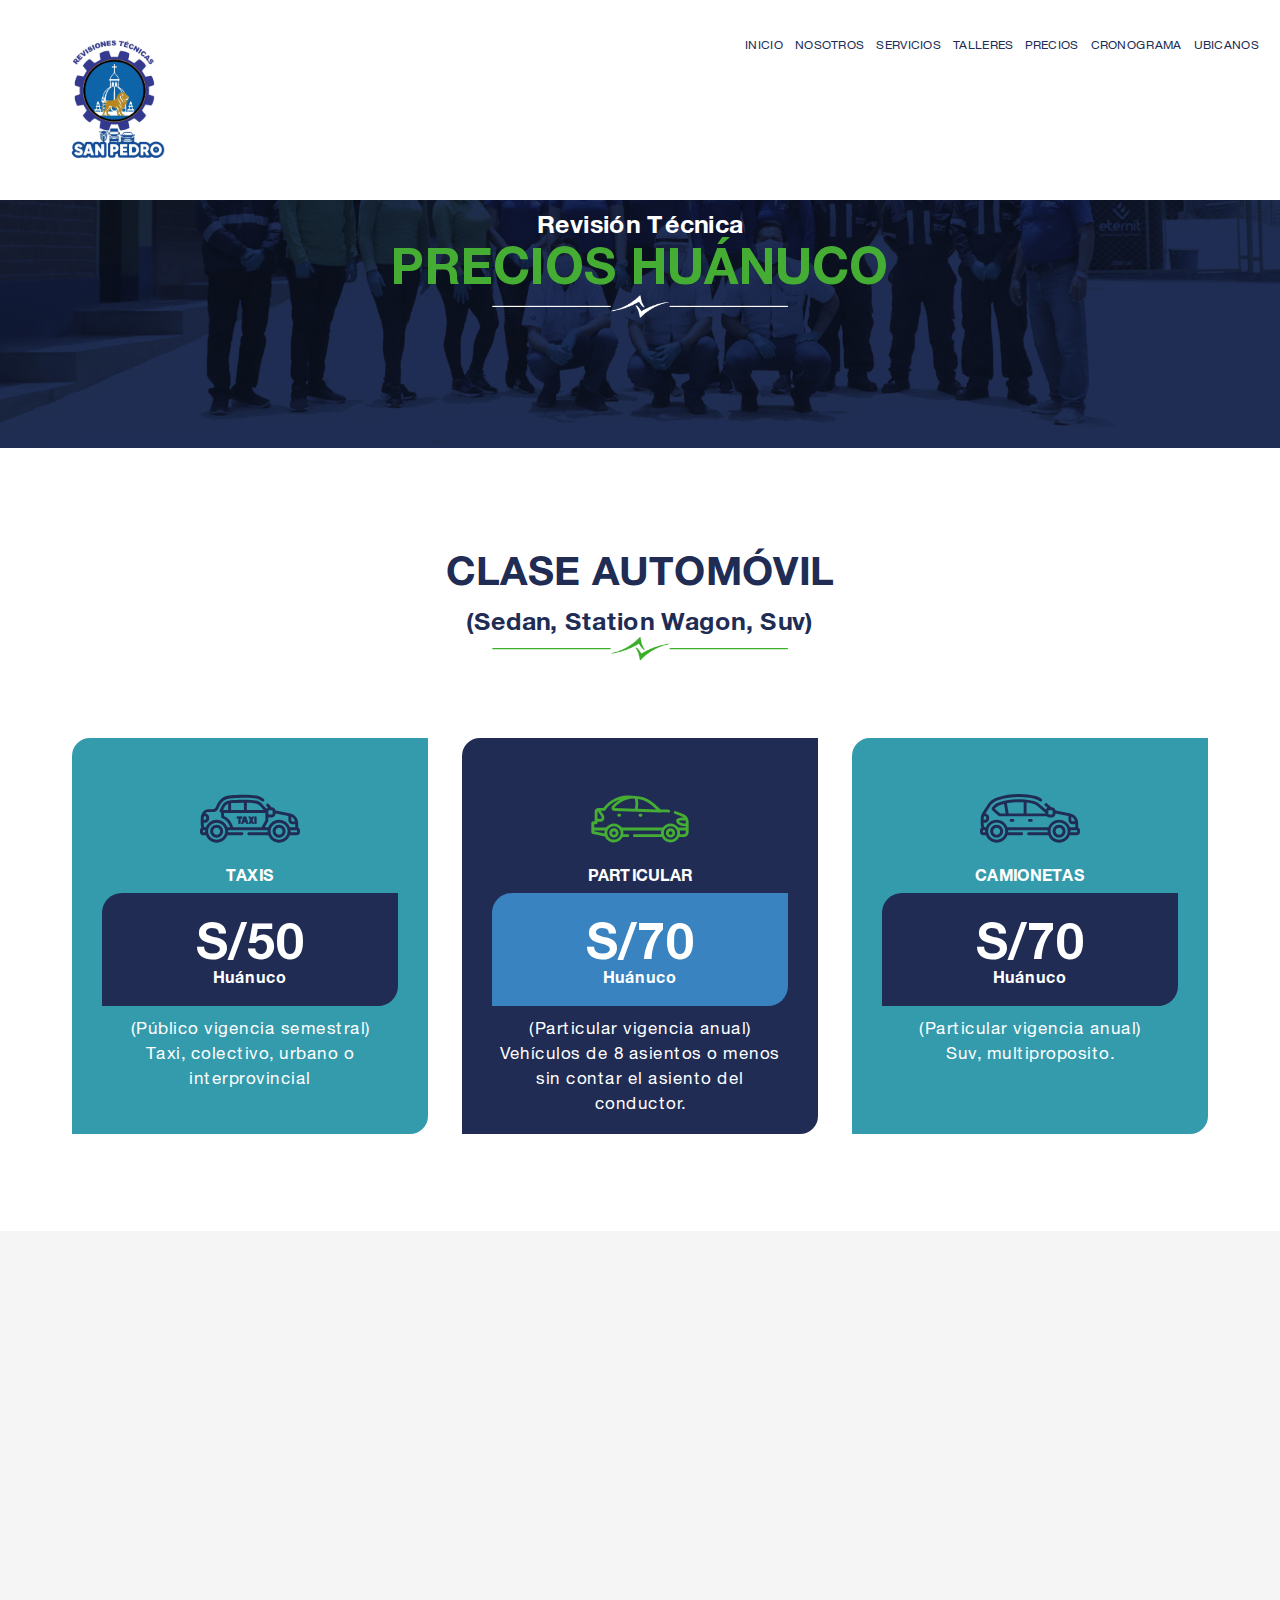
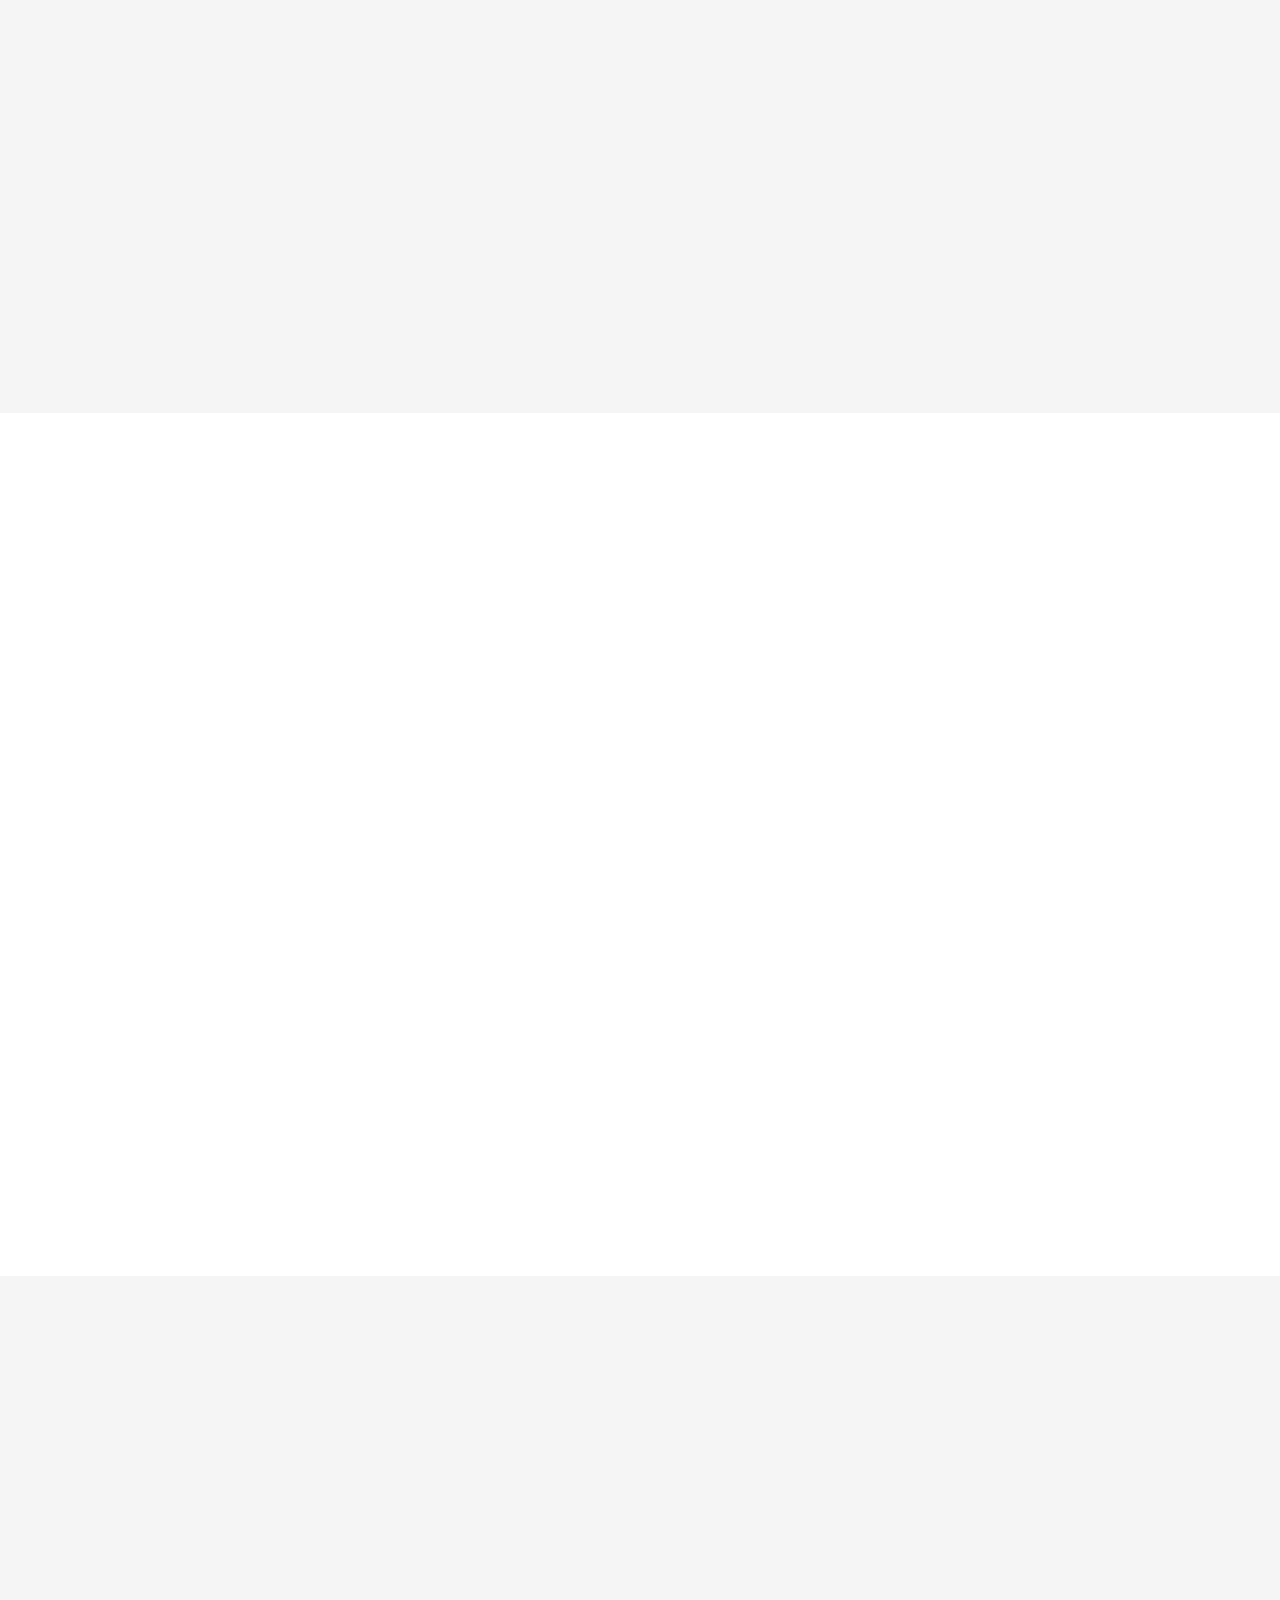
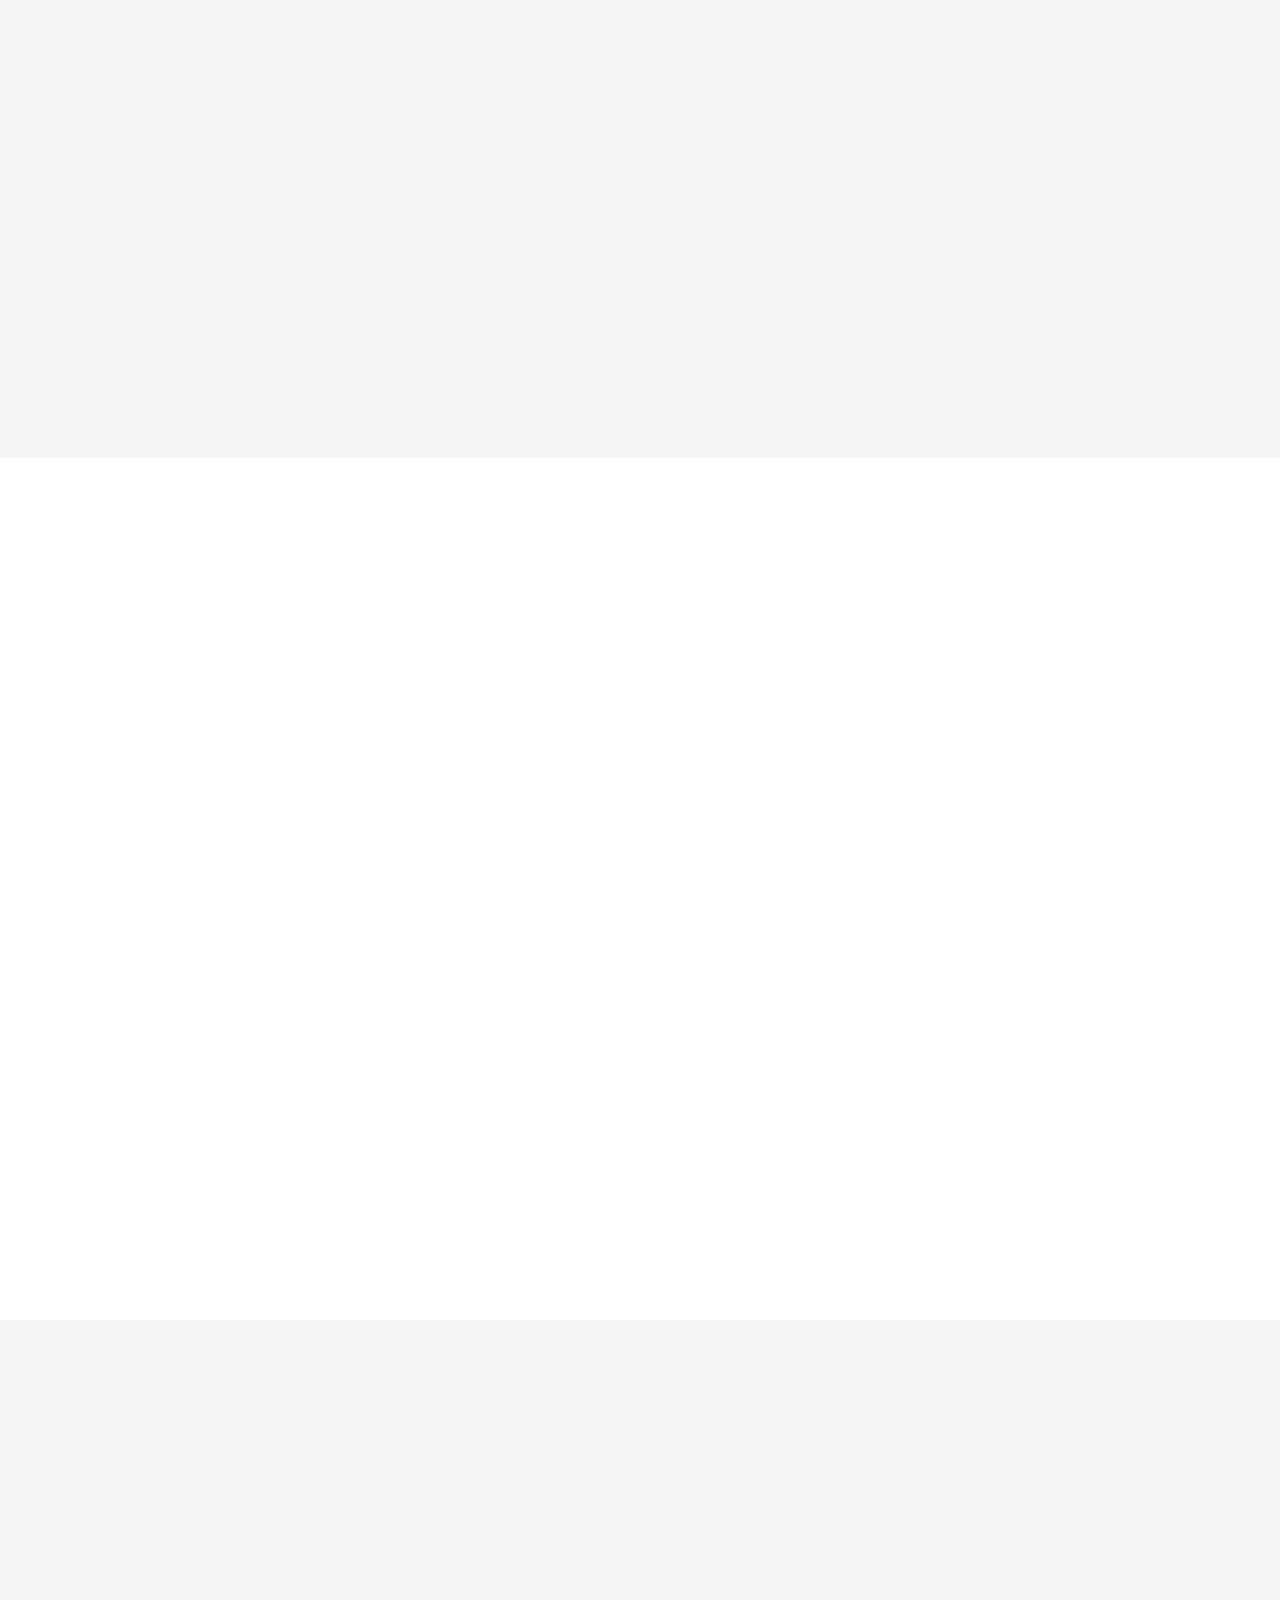
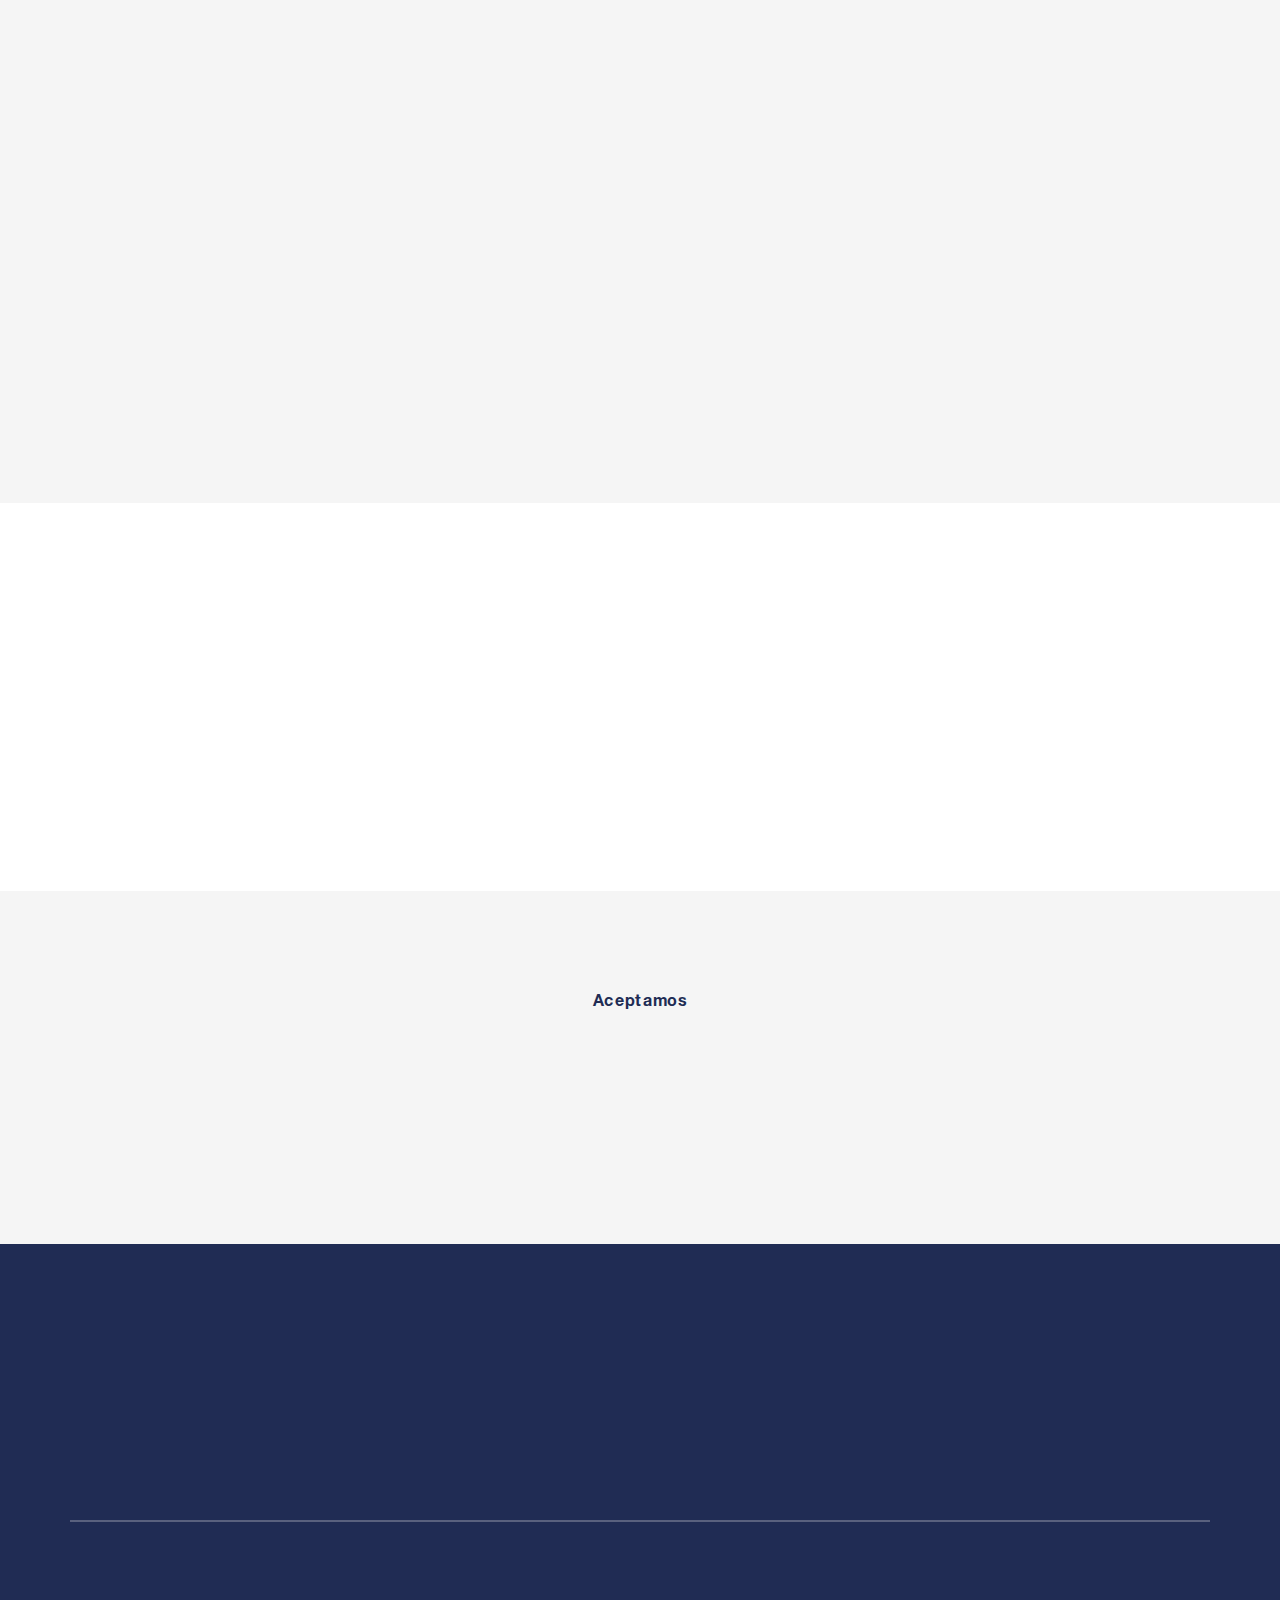
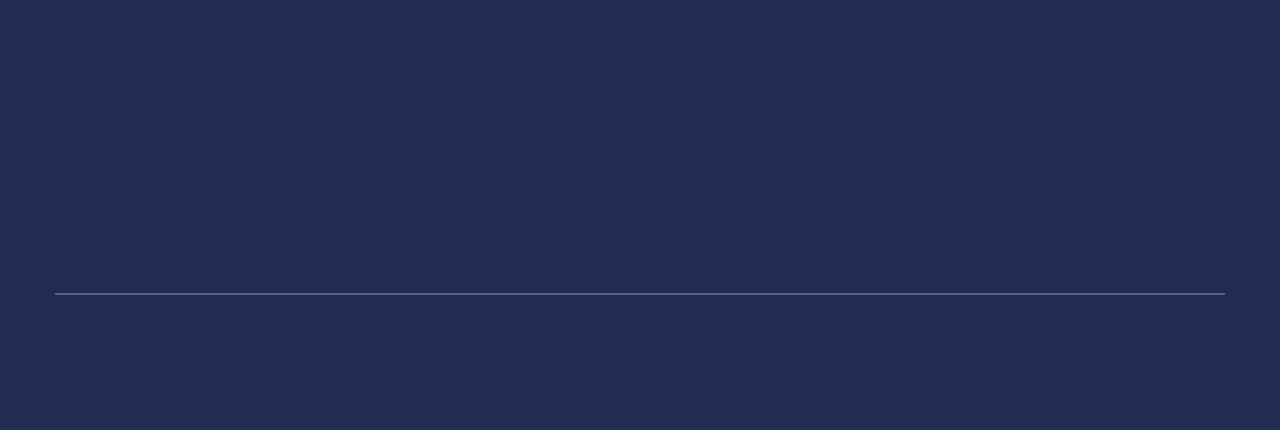
<file: cpsac.com.pe/precios-huanuco.html>
<!DOCTYPE html>
<html lang="es">
    
<!-- Mirrored from cpsac.com.pe/precios-huanuco.html by HTTrack Website Copier/3.x [XR&CO'2014], Mon, 07 Oct 2024 22:52:02 GMT -->
<head>
        <meta charset="utf-8">
        <meta http-equiv="X-UA-Compatible" content="IE=edge">
        <meta name="viewport" content="width=device-width, initial-scale=1">
        <meta name="description" content="">
        <meta name="author" content="">
        <meta name="keywords" content="revision tecnica, certificacion, glp, gnv, lavado de auto, bus" />

        <title>CPSAC | Certificaciones </title>
        <!-- Font -->
        <link href="https://fonts.googleapis.com/css?family=Lora" rel="stylesheet"> 

        <!-- Bootstrap Core CSS -->
        <link rel="stylesheet" href="assets/css/bootstrap.min.css">
        <!-- Owl Carousel Css -->
        <link rel="stylesheet" href="assets/css/owl.carousel.min.css">
        <!-- Animate Css -->
        <link rel="stylesheet" href="assets/css/animate.css">
        <!-- Fontawesome CSS -->
        <link rel="stylesheet" href="assets/css/font-awesome.min.css">
        <!-- pe-icon-7-stroke CSS -->
        <link rel="stylesheet" href="assets/css/pe-icon-7-stroke.css">
        <!-- Main CSS -->
        <link rel="stylesheet" href="style.css">
        <!-- Responsive CSS -->
        <link rel="stylesheet" href="assets/css/responsive.css">

        <link href="assets/images/favicon.png" rel="icon">
        
    </head>

    <body>
        <!-- Cube Preloder -->
        <div id="loading" class="cube-preloader">
            <div id="loading-center">
                <div id="loading-center-absolute">
                    <div class="object" id="object_one"></div>
                    <div class="object" id="object_two"></div>
                    <div class="object" id="object_three"></div>
                </div>
            </div>         
        </div>    

        <!-- Home ID -->
        <div id="home"></div>

        <!-- Header start -->
        <header class="header-area">
            <nav class="navbar navbar-default navbar-fixed-top">
                <div class="container anchofull alineado-forzado">

                    <!-- Logo -->
                    <div class="row logo-alineado">
                        <div class="logo text-center">
                            <a href="index-2.html" ><img src="assets/images/logo-sanpedro.jpg" alt="cpsac" class="logo-cpsac"></a>
                        </div>
                    </div>

                    <div class="row menu-alineado">
                        <div class="col-xs-12 alineado-forzado">
                            
                            <!-- Mobile menu -->
                            <div class="navbar-header">
                                <button type="button" class="navbar-toggle collapsed" data-toggle="collapse" data-target="#mobile-toggle" aria-expanded="false">
                                    <span class="sr-only">Toggle navigation</span>
                                    <span class="icon-bar"></span>
                                    <span class="icon-bar"></span>
                                    <span class="icon-bar"></span>
                                </button>
                                
                                <!-- Logo Mobile -->
                                <div class="logo mobile-logo hidden-lg hidden-md">
                                    <a class="navbar-brand" href="index-2.html"><img src="assets/images/logo-sanpedro.jpg" alt="cpsac" class="logo-cpsac"></a>
                                </div>
                            </div>
                         

                            <!-- Collect the nav links, forms, and other content for toggling -->
<div class="collapse navbar-collapse" id="mobile-toggle">
    <ul class="nav navbar-nav">
        <li>
            <a href="index-2.html" class="smooth-scroll">Inicio</a>
        </li>
        <li><a class="smooth-scroll" href="nosotros.html">Nosotros</a></li>
        
        <li><a class="smooth-scroll" href="servicios.html">Servicios</a></li>
        <li><a class="smooth-scroll" href="talleres.html">Talleres</a></li>
        
        <li><a class="smooth-scroll" href="precios-huanuco.html">Precios</a></li>
        <li><a class="smooth-scroll" href="cronograma.html">Cronograma</a></li>
        <li><a class="smooth-scroll" href="ubicanos.html">Ubicanos</a></li>

</div><!-- /.collapse navbar-collapse -->


                        </div>
                    </div>
                            <!-- 
                                <img src="assets/images/linea-circulos.svg" class="linea-circulo">
                            -->

                </div>
            </nav><!-- /.navbar -->
        </header>
        <!-- Header end -->


        
        <!-- Page header Start -->
        <div class="page-header">
            <div class="container">
                <div class="row">
                    <div class="page-header-wrapper text-center">
                        <h3 style="color: #fff">Revisión Técnica</h3>
                        <h2>Precios Huánuco</h2>
                        <img src="assets/images/sec-arrow-blanco.png" class="separador-titulo" alt="about">
                    </div>
                </div>
            </div>
        </div>
        <!-- Page header End -->




        <!-- servicios area star -->
        <section class="features-area section-padding" id="features">
            <div class="container">

                <div class="row">
                    <div class="col-sm-12">
                        <div class="section-heading text-center wow fadeInUp">
                            <h2>CLASE AUTOMÓVIL</h2>
                            <h3>(Sedan, Station Wagon, Suv)</h3>
                            <img src="assets/images/sec-arrow.png" class="separador-titulo" alt="about">
                        </div>
                    </div>
                </div>

                <div class="row">
                    <div class="features-wrapper">

                        <!-- single features 1 -->                        
                        <div class="col-md-4 col-sm-6 col-xs-12 wow fadeInUp padding-servicios" data-wow-delay="0.1s">
                            <div class="single-feature wow fadeInUp centrado fondo-servicio altura-precio" data-wow-delay="0.2s">
                                <img src="assets/images/taxi.svg" class="icono-servicios-azul" alt="about">
                                <h4 class="">Taxis</h4>
                                <div class="fondo-precio-azul">
                                <h2 class="">S/50</h2>
                                <h4 class="">Huánuco</h4>
                                </div>
                                <p class="">(Público vigencia semestral)<br>Taxi, colectivo, urbano o interprovincial</p>
                            </div>
                        </div>

                        <!-- single features 2 -->
                        <div class="col-md-4 col-sm-6 col-xs-12 wow fadeInUp padding-servicios" data-wow-delay="0.2s">
                            <div class="single-feature wow fadeInUp centrado fondo-servicio-2 altura-precio" data-wow-delay="0.3s">
                                <img src="assets/images/auto.svg" class="icono-servicios-verde" alt="about">
                                <h4 class="">Particular</h4>
                                <div class="fondo-precio-verde">
                                <h2 class="">S/70</h2>
                                <h4 class="">Huánuco</h4>
                                </div>
                                <p class="">(Particular vigencia anual)<br>Vehículos de 8 asientos o menos sin contar el asiento del conductor.</p>
                            </div>
                        </div>

                        <!-- single features 3 -->
                        <div class="col-md-4 col-sm-12 col-xs-12 wow fadeInUp padding-servicios" data-wow-delay="0.3s">
                            <div class="single-feature wow fadeInUp centrado fondo-servicio altura-precio" data-wow-delay="0.4s">
                                <img src="assets/images/camioneta.svg" class="icono-servicios-verde" alt="about">
                                <h4 class="">Camionetas</h4>
                                <div class="fondo-precio-azul">
                                <h2 class="">S/70</h2>
                                <h4 class="">Huánuco</h4>
                                </div>
                                <p class="">(Particular vigencia anual)<br>Suv, multiproposito.</p>
                            </div>
                        </div>

                    </div>
                </div>              

            </div>
        </section>
        <!-- servicios area end -->



        <!-- servicios area star -->
        <section class="features-area section-padding fondo-gris" id="features">
            <div class="container">

                <div class="row">
                    <div class="col-sm-12">
                        <div class="section-heading text-center wow fadeInUp">
                            <h2>CATEGORÍA N1:</h2>
                            <h3>(Furgon, Pick Up, Baranda)</h3>
                            <img src="assets/images/sec-arrow.png" class="separador-titulo" alt="about">
                        </div>
                    </div>
                </div>

                <div class="row">
                    <div class="features-wrapper">

                        <!-- single features 1 -->                        
                        <div class="col-md-4 col-sm-6 col-xs-12 wow fadeInUp padding-servicios" data-wow-delay="0.1s">
                            <div class="single-feature wow fadeInUp centrado fondo-servicio altura-precio" data-wow-delay="0.2s">
                                <img src="assets/images/pickup.svg" class="icono-servicios-azul" alt="about">
                                <h4 class="">Pickup (Carga)</h4>
                                <div class="fondo-precio-azul">
                                <h2 class="">S/100</h2>
                                <h4 class="">Huánuco</h4>
                                </div>
                                <p class="">(Público vigencia semestral)<br>Peso bruto menor o mayor a 3.5 toneladas.</p>
                            </div>
                        </div>

                        <!-- single features 2 -->
                        <div class="col-md-4 col-sm-6 col-xs-12 wow fadeInUp padding-servicios" data-wow-delay="0.2s">
                            <div class="single-feature wow fadeInUp centrado fondo-servicio-2 altura-precio" data-wow-delay="0.3s">
                                <img src="assets/images/furgon-verde.svg" class="icono-servicios-verde" alt="about">
                                <h4 class="">Furgon (Carga)</h4>
                                <div class="fondo-precio-verde">
                                <h2 class="">S/100</h2>
                                <h4 class="">Huánuco</h4>
                                </div>
                                <p class="">(Público vigencia semestral)<br>Peso bruto menor o mayor a 3.5 toneladas.</p>
                            </div>
                        </div>

                        <!-- single features 3 -->
                        <div class="col-md-4 col-sm-12 col-xs-12 wow fadeInUp padding-servicios" data-wow-delay="0.3s">
                            <div class="single-feature wow fadeInUp centrado fondo-servicio altura-precio" data-wow-delay="0.4s">
                                <img src="assets/images/panel.svg" class="icono-servicios-verde" alt="about">
                                <h4 class="">Panel (Carga)</h4>
                                <div class="fondo-precio-azul">
                                <h2 class="">S/100</h2>
                                <h4 class="">Huánuco</h4>
                                </div>
                                <p class="">(Público vigencia semestral)<br>Suv, multiproposito.</p>
                            </div>
                        </div>

                    </div>
                </div>              

            </div>
        </section>
        <!-- servicios area end -->






        <!-- servicios area star -->
        <section class="features-area section-padding" id="features">
            <div class="container">

                <div class="row">
                    <div class="col-sm-12">
                        <div class="section-heading text-center wow fadeInUp">
                            <h2>CATEGORÍA (M2)</h2>
                            <h3>(Combi, Microbus, Minubus, Ómnibus)</h3>
                            <img src="assets/images/sec-arrow.png" class="separador-titulo" alt="about">
                        </div>
                    </div>
                </div>

                <div class="row">
                    <div class="features-wrapper">

                        <!-- single features 1 -->                        
                        <div class="col-md-3 col-sm-6 col-xs-12 wow fadeInUp padding-servicios" data-wow-delay="0.1s">
                            <div class="single-feature wow fadeInUp centrado fondo-servicio altura-precio-3" data-wow-delay="0.2s">
                                <img src="assets/images/combi-publico.svg" class="icono-servicios-azul" alt="about">
                                <h4 class="">Combi<br>Publico</h4>
                                <div class="fondo-precio-azul">
                                <h2 class="">S/85</h2>
                                <h4 class="">Huánuco</h4>
                                </div>
                                <p class="">(Público vigencia semestral)<br>Taxi, solectivo, urbano o interprovincial.</p>
                            </div>
                        </div>

                        <!-- single features 2 -->
                        <div class="col-md-3 col-sm-6 col-xs-12 wow fadeInUp padding-servicios" data-wow-delay="0.2s">
                            <div class="single-feature wow fadeInUp centrado fondo-servicio-2 altura-precio-3" data-wow-delay="0.3s">
                                <img src="assets/images/combi-particular.svg" class="icono-servicios-verde" alt="about">
                                <h4 class="">Combi<br>Particular</h4>
                                <div class="fondo-precio-verde">
                                <h2 class="">S/85</h2>
                                <h4 class="">Huánuco</h4>
                                </div>
                                <p class="">(Particular vigencia anual)<br>Vehículos de 8 asientos o menos sin contar el asiento del conductor.</p>
                            </div>
                        </div>

                        <!-- single features 1 -->                        
                        <div class="col-md-3 col-sm-6 col-xs-12 wow fadeInUp padding-servicios" data-wow-delay="0.3s">
                            <div class="single-feature wow fadeInUp centrado fondo-servicio altura-precio-3" data-wow-delay="0.4s">
                                <img src="assets/images/omnibus-publico.svg" class="icono-servicios-azul" alt="about">
                                <h4 class="">Omnibus<br>Publico</h4>
                                <div class="fondo-precio-azul">
                                <h2 class="">S/100</h2>
                                <h4 class="">Huánuco</h4>
                                </div>
                                <p class="">(Particular vigencia semestral)<br>Vehículos de 8 asientos o menos sin contar el asiento del conductor.</p>
                            </div>
                        </div>

                        <!-- single features 2 -->
                        <div class="col-md-3 col-sm-6 col-xs-12 wow fadeInUp padding-servicios" data-wow-delay="0.4s">
                            <div class="single-feature wow fadeInUp centrado fondo-servicio-2 altura-precio-3" data-wow-delay="0.5s">
                                <img src="assets/images/omnibus-particular-verde.svg" class="icono-servicios-verde" alt="about">
                                <h4 class="">Omnibus<br>Particular</h4>
                                <div class="fondo-precio-verde">
                                <h2 class="">S/100</h2>
                                <h4 class="">Huánuco</h4>
                                </div>
                                <p class="">(Particular vigencia semestral)<br>Vehículos de 8 asientos o menos sin contar el asiento del conductor.</p>
                            </div>
                        </div>

                    </div>
                </div>              

            </div>
        </section>
        <!-- servicios area end -->



        <!-- servicios area star -->
        <section class="features-area section-padding fondo-gris" id="features">
            <div class="container">

                <div class="row">
                    <div class="col-sm-12">
                        <div class="section-heading text-center wow fadeInUp">
                            <h2>CATEGORÍA (M3)</h2>
                            <h3>(Buses)</h3>
                            <img src="assets/images/sec-arrow.png" class="separador-titulo" alt="about">
                        </div>
                    </div>
                </div>

                <div class="row">
                    <div class="features-wrapper">

                        <!-- single features 1 -->                        
                        <div class="col-md-4 col-sm-6 col-xs-12 wow fadeInUp padding-servicios" data-wow-delay="0.1s">
                            <div class="single-feature wow fadeInUp centrado fondo-servicio altura-precio" data-wow-delay="0.2s">
                                <img src="assets/images/bus-publico-azul.svg" class="icono-servicios-azul" alt="about">
                                <h4 class="">Bus Público </h4>
                                <div class="fondo-precio-azul">
                                <h2 class="">S/70</h2>
                                <h4 class="">Huánuco</h4>
                                </div>
                                <p class="">(Público vigencia semestral)<br>Vehículos mayores de 8 asientos, peso bruto mayor a 5 toneladas.</p>
                            </div>
                        </div>

                        <!-- single features 2 -->
                        <div class="col-md-4 col-sm-6 col-xs-12 wow fadeInUp padding-servicios" data-wow-delay="0.2s">
                            <div class="single-feature wow fadeInUp centrado fondo-servicio-2 altura-precio" data-wow-delay="0.3s">
                                <img src="assets/images/bus-particular-verde.svg" class="icono-servicios-verde" alt="about">
                                <h4 class="">Bus Particular </h4>
                                <div class="fondo-precio-verde">
                                <h2 class="">S/70</h2>
                                <h4 class="">Huánuco</h4>
                                </div>
                                <p class="">(Público vigencia Anual)<br>Vehículos mayores de 8 asientos, peso bruto mayor a 5 toneladas.</p>
                            </div>
                        </div>

                        <!-- single features 1 -->                        
                        <div class="col-md-4 col-sm-12 col-xs-12 wow fadeInUp padding-servicios" data-wow-delay="0.3s">
                            <div class="single-feature wow fadeInUp centrado fondo-servicio altura-precio" data-wow-delay="0.4s">
                                <img src="assets/images/omnibus-publico.svg" class="icono-servicios-azul" alt="about">
                                <h4 class="">Bus Interprovincial</h4>
                                <div class="fondo-precio-azul">
                                <h2 class="">S/110</h2>
                                <h4 class="">Huánuco</h4>
                                </div>
                                <p class="">(Público vigencia semestral)<br>Vehículos mayores de 8 asientos, peso bruto mayor a 5 toneladas.</p>
                            </div>
                        </div>

                    </div>
                </div>              

            </div>
        </section>
        <!-- servicios area end -->





        <!-- servicios area star -->
        <section class="features-area section-padding" id="features">
            <div class="container">

                <div class="row">
                    <div class="col-sm-12">
                        <div class="section-heading text-center wow fadeInUp">
                            <h2>CATEGORÍA N2 O N3</h2>
                            <h3>(Camiones,Volquetes, Carreta y Cisternas)</h3>
                            <img src="assets/images/sec-arrow.png" class="separador-titulo" alt="about">
                        </div>
                    </div>
                </div>

                <div class="row">
                    <div class="features-wrapper">

                        <!-- single features 1 -->                        
                        <div class="col-md-3 col-sm-6 col-xs-12 wow fadeInUp padding-servicios" data-wow-delay="0.1s">
                            <div class="single-feature wow fadeInUp centrado fondo-servicio altura-precio-3" data-wow-delay="0.2s">
                                <img src="assets/images/camion-azul.svg" class="icono-servicios-azul" alt="about">
                                <h4 class="">Camiones</h4>
                                <div class="fondo-precio-azul">
                                <h2 class="">S/120</h2>
                                <h4 class="">Huánuco</h4>
                                </div>
                                <p class="">(Público vigencia semestral)<br>Vehículos con peso bruto mayor a 12 toneladas.</p>
                            </div>
                        </div>

                        <!-- single features 2 -->
                        <div class="col-md-3 col-sm-6 col-xs-12 wow fadeInUp padding-servicios" data-wow-delay="0.2s">
                            <div class="single-feature wow fadeInUp centrado fondo-servicio-2 altura-precio-3" data-wow-delay="0.3s">
                                <img src="assets/images/volquete-verde.svg" class="icono-servicios-verde" alt="about">
                                <h4 class="">Volquetes</h4>
                                <div class="fondo-precio-verde">
                                <h2 class="">S/140</h2>
                                <h4 class="">Huánuco</h4>
                                </div>
                                <p class="">(Particular vigencia Anual)<br>Vehículos con peso bruto mayor a 12 toneladas.</p>
                            </div>
                        </div>

                        <!-- single features 1 -->                        
                        <div class="col-md-3 col-sm-6 col-xs-12 wow fadeInUp padding-servicios" data-wow-delay="0.3s">
                            <div class="single-feature wow fadeInUp centrado fondo-servicio altura-precio-3" data-wow-delay="0.4s">
                                <img src="assets/images/cisterna-azul.svg" class="icono-servicios-azul" alt="about">
                                <h4 class="">Cisternas</h4>
                                <div class="fondo-precio-azul">
                                <h2 class="">S/180</h2>
                                <h4 class="">Huánuco</h4>
                                </div>
                                <p class="">(Particular vigencia semestral)<br>Vehículos con peso bruto mayor a 12 toneladas.</p>
                            </div>
                        </div>

                        <!-- single features 2 -->
                        <div class="col-md-3 col-sm-6 col-xs-12 wow fadeInUp padding-servicios" data-wow-delay="0.4s">
                            <div class="single-feature wow fadeInUp centrado fondo-servicio-2 altura-precio-3" data-wow-delay="0.5s">
                                <img src="assets/images/carreta.svg" class="icono-servicios-verde" alt="about">
                                <h4 class="">Carreta</h4>
                                <div class="fondo-precio-verde">
                                <h2 class="">S/180</h2>
                                <h4 class="">Huánuco</h4>
                                </div>
                                <p class="">(Particular vigencia semestral)<br>Vehículos con peso bruto mayor a 12 toneladas.</p>
                            </div>
                        </div>

                    </div>
                </div>              

            </div>
        </section>
        <!-- servicios area end -->




        <!-- servicios area star -->
        <section class="features-area section-padding fondo-gris" id="features">
            <div class="container">

                <div class="row">
                    <div class="col-sm-12">
                        <div class="section-heading text-center wow fadeInUp">
                            <h2>CATEGORÍA N2 O N3</h2>
                            <h3>(Residuos Peligrosos)</h3>
                            <img src="assets/images/sec-arrow.png" class="separador-titulo" alt="about">
                        </div>
                    </div>
                </div>

                <div class="row">
                    <div class="features-wrapper">

                        <!-- single features 1 -->  
                        <div class="col-md-4 col-sm-2 col-xs-12 wow fadeInUp padding-servicios columna-invisible" data-wow-delay="0.4s"></div>


                        <div class="col-md-4 col-sm-8 col-xs-12 wow fadeInUp padding-servicios" data-wow-delay="0.1s">
                            <div class="single-feature wow fadeInUp centrado fondo-servicio altura-precio" data-wow-delay="0.2s">
                                <img src="assets/images/residuos-peligrosos.svg" class="icono-servicios-azul" alt="about">
                                <h4 class="">Residuos Peligrosos</h4>
                                <div class="fondo-precio-azul">
                                <h2 class="">S/130</h2>
                                <h4 class="">Huánuco</h4>
                                </div>
                                <p class="">(Público vigencia semestral)<br>Vehículos con peso bruto mayor a 12 toneladas.</p>
                            </div>
                        </div>
                        <div class="col-md-4 col-sm-2 col-xs-12 wow fadeInUp padding-servicios columna-invisible" data-wow-delay="0.4s"></div>
                    </div>
                </div>              

            </div>
        </section>
        <!-- servicios area end -->





        <!-- About white area star -->
        <section class="about-area section-padding">
            <div class="container">
                <div class="row">
                    <div class="about-wrapper">

                        <div class="col-md-4 col-sm-6 col-xs-12">
                            <div class="about-content-right wow fadeInLeft">
                                <h3>Re Inspeción</h3>
                                <ul class="requisitos">
                                    <li><strong>1°, 2° Y 3° Re Inspección:</strong><br>NO TIENE COSTO.</li>
                                    <li><strong>4° Re Inspección:</strong><br>MONTO TOTAL.</li>
                                </ul>
                            </div>
                        </div>

                        <div class="col-md-4 col-sm-6 col-xs-12">
                            <div class="about-content-right wow fadeInLeft">
                                <h3>Observaciones</h3>
                                <ul class="requisitos">
                                    <li><strong>GRAVE:</strong><br>30 días para subsanar (15 días sin costo).
                                    </li>
                                    <li><strong>MUY GRAVE:</strong><br>60 días para subsanar (30 días sin costo).</li>
                                </ul>
                            </div>
                        </div>


                        <div class="col-md-4 col-sm-6 col-xs-12">
                            <div class="about-content-right wow fadeInLeft">
                                <h3>Banco BBVA</h3>
                                <ul class="requisitos">
                                    <li><strong>Cta. Corriente en S/. N° </strong><br>
                                    0011-0752-0100014482<br>
                                    CCI 011-752-000100014482-32</li>

                                    <li><strong>Titular:</strong><br>
                                    La cuenta de Certificadores Profesionales SAC</li>
                                </ul>
                            </div>
                        </div>



                    </div>
                </div>
            </div>
        </section>
        <!-- About white area end -->


        <!-- servicios area star -->
        <section class="features-area section-padding fondo-gris" id="features">
            <div class="container">

                <div class="row">
                    <div class="features-wrapper">
                         <h4 class="h4-aceptamos">Aceptamos</h4>


                        <!-- single features 1 -->  
                        <div class="col-md-3 col-sm-3 col-xs-3 wow fadeInUp padding-servicios columna-invisible" data-wow-delay="0.4s"></div>

                        <div class="col-md-3 col-sm-3 col-xs-3 wow fadeInUp padding-servicios" data-wow-delay="0.1s">
                            <div class="single-feature wow fadeInUp centrado" data-wow-delay="0.2s">
                                <img src="assets/images/visa.png" class="icono-servicios-azul" alt="about">
                            </div>
                        </div>

                        <div class="col-md-3 col-sm-3 col-xs-3 wow fadeInUp padding-servicios" data-wow-delay="0.1s">
                            <div class="single-feature wow fadeInUp centrado" data-wow-delay="0.2s">
                                <img src="assets/images/master.png" class="icono-servicios-azul" alt="about">
                            </div>
                        </div>                        

                        <div class="col-md-3 col-sm-3 col-xs-3 wow fadeInUp padding-servicios columna-invisible" data-wow-delay="0.4s"></div>
                    </div>
                </div>              

            </div>
        </section>
        <!-- servicios area end -->





        <!-- Footer area star -->
        <footer class="footer-area section-padding" id="contact">


            <div class="container">
                <!-- Footer menu/logo -->
                <div class="row">
                    <div class="col-sm-12 text-center">
                        <div class="footer-logo wow fadeInUp">
                            <a href="#"><img class="logo-pie" src="assets/images/logo-sanpedro.jpg" alt="blog"></a>
                        </div>
                        <hr class="separador-pie">
                    </div>
                </div>







                <!-- Footer widget -->
                <div class="row">


                    <!-- Footer widget get in touch -->
                    <div class="col-md-4 col-sm-6">
                        <div class="footer-widget wow fadeInUp">
                            <h4>Lima</h4>
                            <p>Av. Micaela Bastidas Mz C. Parcela N° 5 y 6, Distrito San Antonio, Prov. Huarochiri, Departamento Lima.</p>
                            <ul>
                                <li><a href="mailto:consultas@cpsac.com.pe"><i class="pe-7s-mail"></i> consultas@cpsac.com.pe</a></li>
                                <li><a href="tel:01 637 2408"><i class="pe-7s-call"></i> (01) 637 - 2408 / (01) 637 - 2409</a></li>
                           <!-- <li><a href="#"><i class="pe-7s-global"></i> cubedomain.com</a></li> -->
                            </ul><br>
                            <p><strong>Horario de atención</strong><br>
                                Lunes a Sábado: De 8:00 a.m. a 8:00 p.m.
                                <br>
                                Domingos: De 8:00 a.m. a 5:30 p.m.
                            </p>

                        </div>
                    </div>




                    <div class="col-md-4 col-sm-6">
                        <div class="footer-widget wow fadeInUp">
                            <h4>Huánuco</h4>
                            <p>Parcela N° 12, Predio San Andrés, Alt. Km 8.9, La Esperanza, Distrito de Amarilis, Provincia y Departamento de Huánuco.</p>
                            <ul>
                                <li><a href="mailto:consultas@cpsac.com.pe"><i class="pe-7s-mail"></i> consultas@cpsac.com.pe</a></li>

                                <li>
                                    <a href="tel:952 283 909"><i class="pe-7s-call"></i> 952 283 909</a> /
                                    <a href="tel:947 533 497"><i class="pe-7s-call"></i> 947 533 497</a>
                                </li>
                            </ul><br>
                            <p><strong>Horario de atención</strong><br>
                                Lunes - Sábados: 8:00 a.m. a 6.00 p.m.<br>
                            </p>

                        </div>
                    </div>




                    <!-- Footer widget Subscribe -->
                    <div class="col-md-4 col-sm-6">
                        <div class="footer-widget subscribe wow fadeInUp">
                            <h4>Intranet</h4>
                                <a href="https://webmail.cpsac.com.pe/" class="learn-more-pie">Correo</a>
                                <a href="http://177.53.152.166:8096/index.aspx" class="learn-more-pie">Sistema</a>
                            <h4>Síguenos</h4>
                            <div class="footer-social">
                                <ul>
                                    <li><a href="https://www.facebook.com/www.cpsac.com.pe/" target="_blank"><i class="fa fa-facebook"></i></a></li>
                                     <!-- <li><a href="#"><i class="fa fa-twitter"></i></a></li>-->
                                    <li><a href="https://www.instagram.com/cpsac_/" target="_blank"><i class="fa fa-instagram"></i></a></li>
                                    <li><a href="https://www.youtube.com/channel/UCqT4rIu2i-dx_rAvE-pS3Pw" target="_blank"><i class="fa fa-youtube-play"></i></a></li>
                                </ul>
                            </div>
                            <!-- /.footer-social -->
                        </div>
                    </div>

                </div>


                <div class="row">
                    <hr class="separador-pie">
                    <div class="col-md-12 text-center">
                        <div class="footer-widget wow fadeInUp">
                            <p style="font-size: 13px!important">Derechos Reservados | Desarrollado por <a class="credito" href="http://www.cientouno.com.pe/" target="_blank"><b> Ciento Uno Estudio Gráfico</b></a></p>
                        </div>
                    </div>
                </div>
                
            </div>
        </footer>
        <!-- Footer area end -->




        <!-- Bac to to -->
        <div class="back-top" style="display: block;">
            <a href="#"><i class="fa fa-angle-up"></i></a>
        </div>
        
        <!-- jquery-2.1.4 js -->
        <script src="assets/js/jquery-2.1.4.min.js"></script>
        <!-- maplace js -->
        <script type="text/javascript" src="https://maps.google.com/maps/api/js?sensor=false&amp;libraries=geometry&amp;v=3.22&amp;key=AIzaSyBc3A_hq2sFzMkASyC0IFih2680tAP-Cec"></script>
        <script src="assets/js/maplace.min.js"></script>
        <!-- Mixitup js -->
        <script src="assets/js/mixitup.min.js"></script>
        <!-- Owl carousel js -->
        <script src="assets/js/owl.carousel.min.js"></script>
        <!-- Easing js -->
        <script src="assets/js/jquery.easing.min.js"></script>
        <!-- wow js -->
        <script src="assets/js/wow-1.3.0.min.js"></script>
        <script>
            // Active WOW js
             if($('.wow').length){
                var wow = new WOW({
                    boxClass:     'wow',
                    animateClass: 'animated',
                    offset:       0,
                    mobile:       true,
                    live:         true 
                  });
                wow.init();
            };
        </script>
        <!-- Bootstrap js -->
        <script src="assets/js/bootstrap.min.js"></script>
        <!-- Active/Scripts js -->
        <script src="assets/js/active.js"></script>
    </body>

<!-- Mirrored from cpsac.com.pe/precios-huanuco.html by HTTrack Website Copier/3.x [XR&CO'2014], Mon, 07 Oct 2024 22:52:05 GMT -->
</html>
</file>
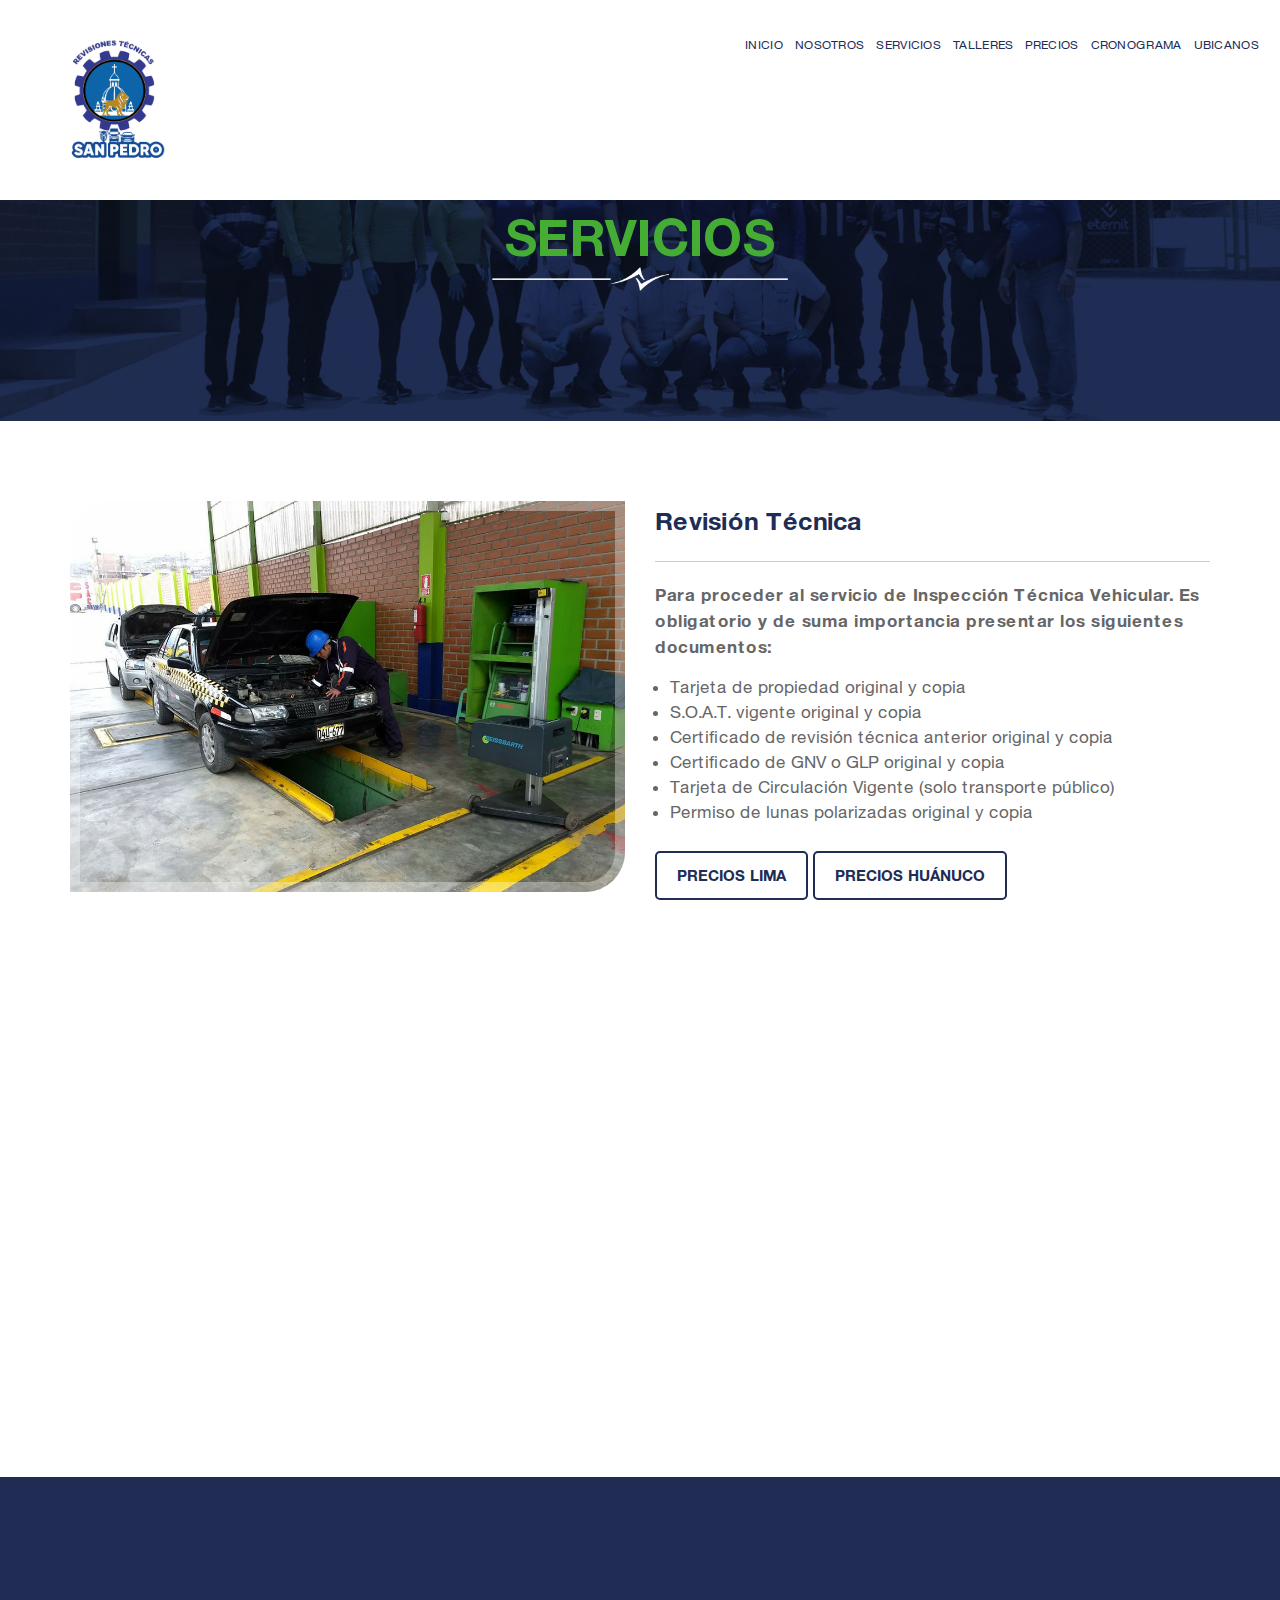
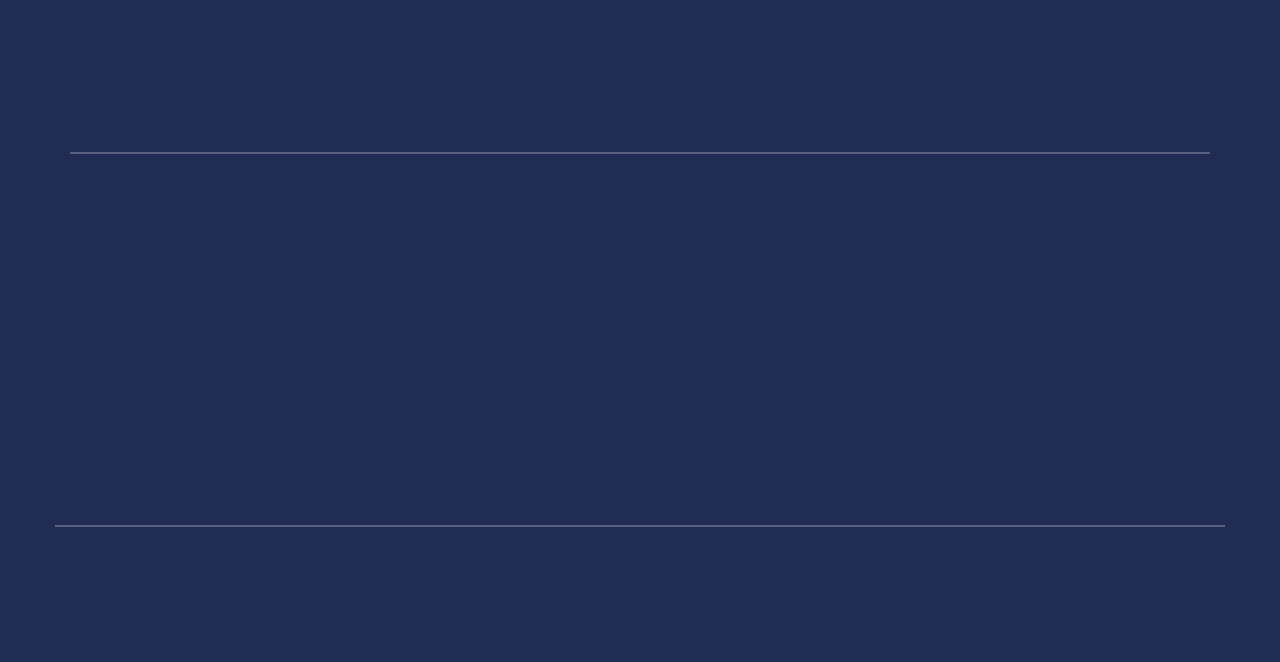
<file: cpsac.com.pe/servicios.html>
<!DOCTYPE html>
<html lang="es">
    
<!-- Mirrored from cpsac.com.pe/servicios.html by HTTrack Website Copier/3.x [XR&CO'2014], Mon, 07 Oct 2024 22:50:07 GMT -->
<head>
        <meta charset="utf-8">
        <meta http-equiv="X-UA-Compatible" content="IE=edge">
        <meta name="viewport" content="width=device-width, initial-scale=1">
        <meta name="description" content="">
        <meta name="author" content="">
        <meta name="keywords" content="revision tecnica, certificacion, glp, gnv, lavado de auto, bus" />

        <title>CPSAC | Certificaciones </title>
        <!-- Font -->
        <link href="https://fonts.googleapis.com/css?family=Lora" rel="stylesheet"> 

        <!-- Bootstrap Core CSS -->
        <link rel="stylesheet" href="assets/css/bootstrap.min.css">
        <!-- Owl Carousel Css -->
        <link rel="stylesheet" href="assets/css/owl.carousel.min.css">
        <!-- Animate Css -->
        <link rel="stylesheet" href="assets/css/animate.css">
        <!-- Fontawesome CSS -->
        <link rel="stylesheet" href="assets/css/font-awesome.min.css">
        <!-- pe-icon-7-stroke CSS -->
        <link rel="stylesheet" href="assets/css/pe-icon-7-stroke.css">
        <!-- Main CSS -->
        <link rel="stylesheet" href="style.css">
        <!-- Responsive CSS -->
        <link rel="stylesheet" href="assets/css/responsive.css">

        <link href="assets/images/favicon.png" rel="icon">



        
    </head>

    <body>
        <!-- Cube Preloder -->
        <div id="loading" class="cube-preloader">
            <div id="loading-center">
                <div id="loading-center-absolute">
                    <div class="object" id="object_one"></div>
                    <div class="object" id="object_two"></div>
                    <div class="object" id="object_three"></div>
                </div>
            </div>         
        </div>    

        <!-- Home ID -->
        <div id="home"></div>

        <!-- Header start -->
        <header class="header-area">
            <nav class="navbar navbar-default navbar-fixed-top">
                <div class="container anchofull alineado-forzado">

                    <!-- Logo -->
                    <div class="row logo-alineado">
                        <div class="logo text-center">
                            <a href="index-2.html" ><img src="assets/images/logo-sanpedro.jpg" alt="cpsac" class="logo-cpsac"></a>
                        </div>
                    </div>

                    <div class="row menu-alineado">
                        <div class="col-xs-12 alineado-forzado">
                            
                            <!-- Mobile menu -->
                            <div class="navbar-header">
                                <button type="button" class="navbar-toggle collapsed" data-toggle="collapse" data-target="#mobile-toggle" aria-expanded="false">
                                    <span class="sr-only">Toggle navigation</span>
                                    <span class="icon-bar"></span>
                                    <span class="icon-bar"></span>
                                    <span class="icon-bar"></span>
                                </button>
                                
                                <!-- Logo Mobile -->
                                <div class="logo mobile-logo hidden-lg hidden-md">
                                    <a class="navbar-brand" href="index-2.html"><img src="assets/images/logo-sanpedro.jpg" alt="cpsac" class="logo-cpsac"></a>
                                </div>
                            </div>
                         

                            <!-- Collect the nav links, forms, and other content for toggling -->
<div class="collapse navbar-collapse" id="mobile-toggle">
    <ul class="nav navbar-nav">
        <li>
            <a href="index-2.html" class="smooth-scroll">Inicio</a>
        </li>
        <li><a class="smooth-scroll" href="nosotros.html">Nosotros</a></li>
        
        <li><a class="smooth-scroll" href="servicios.html">Servicios</a></li>
        <li><a class="smooth-scroll" href="talleres.html">Talleres</a></li>
        
        <li><a class="smooth-scroll" href="precios-huanuco.html">Precios</a></li>
        <li><a class="smooth-scroll" href="cronograma.html">Cronograma</a></li>
        <li><a class="smooth-scroll" href="ubicanos.html">Ubicanos</a></li>

    </ul>
</div><!-- /.collapse navbar-collapse -->


                        </div>
                    </div>
                            <!-- 
                                <img src="assets/images/linea-circulos.svg" class="linea-circulo">
                            -->

                </div>
            </nav><!-- /.navbar -->
        </header>
        <!-- Header end -->


        
        <!-- Page header Start -->
        <div class="page-header">
            <div class="container">
                <div class="row">
                    <div class="page-header-wrapper text-center">
                        <h2>Servicios</h2>                        
                        <img src="assets/images/sec-arrow-blanco.png" class="separador-titulo" alt="about">
                    </div>
                </div>
            </div>
        </div>
        <!-- Page header End -->



        <!-- About white area star -->
        <section class="about-area section-padding">
            <div class="container">
                <div class="row">
                    <div class="about-wrapper">
                        <div class="col-md-6 col-xs-12">
                            <div class="marco"></div>
                            <div class="about-content-lerf hidden-sm wow fadeInLeft redondeado" data-wow-delay="0.1s">
                                <img src="assets/images/revision-tecnica.jpg" alt="about">
                            </div>
                        </div>
                            <div class="col-md-6 col-xs-12">
                            <div class="about-content-right wow fadeInLeft">
                                <h3>Revisión Técnica</h3><hr>
                                <p><strong>Para proceder al servicio de Inspección Técnica Vehicular. Es obligatorio y de suma importancia presentar los siguientes documentos:</strong></p>
                                <ul class="requisitos">
                                    <li>Tarjeta de propiedad original y copia</li>
                                    <li>S.O.A.T. vigente original y copia</li>
                                    <li>Certificado de revisión técnica anterior original y copia</li>
                                    <li>Certificado de GNV o GLP original y copia</li>
                                    <li>Tarjeta de Circulación Vigente (solo transporte público)</li>
                                    <li>Permiso de lunas polarizadas original y copia</li>
                                </ul>
                                <a href="precios-lima.html" class="learn-more">Precios Lima</a>
                                <a href="precios-huanuco.html" class="learn-more">Precios Huánuco</a>
                            </div>
                        </div>
                    </div>
                </div>
            </div>
<div id="glp"></div>
        </section>
        <!-- About white area end -->






        <!-- Map area star -->
        <div class="map-area">
            <div class="container-fluid">
                <div class="row">
                    <!--=======GOOGLE MAP=======-->
                    <iframe src="https://www.google.com/maps/embed?pb=!1m18!1m12!1m3!1d2661.8801018850154!2d-76.9983168455756!3d-11.854090636544614!2m3!1f0!2f0!3f0!3m2!1i1024!2i768!4f13.1!3m3!1m2!1s0x0%3A0x8672b4ea8e6b6649!2sCPSAC!5e0!3m2!1ses-419!2spe!4v1601005797175!5m2!1ses-419!2spe" width="100%" height="500" frameborder="0" style="border:0;" allowfullscreen="" aria-hidden="false" tabindex="0"></iframe>
                </div>
            </div>
        </div>
        <!-- Map area end -->

        <!-- Footer area star -->
        <footer class="footer-area section-padding" id="contact">


            <div class="container">
                <!-- Footer menu/logo -->
                <div class="row">
                    <div class="col-sm-12 text-center">
                        <div class="footer-logo wow fadeInUp">
                            <a href="#"><img class="logo-pie" src="assets/images/logo-sanpedro.jpg" alt="blog"></a>
                        </div>
                        <hr class="separador-pie">
                    </div>
                </div>


                <!-- Footer widget -->
                <div class="row">

   
                    <!-- Footer widget get in touch -->
                    <div class="col-md-4 col-sm-6">
                        <div class="footer-widget wow fadeInUp">
                            <h4>Lima</h4>
                            <p>Av. Micaela Bastidas Mz C. Parcela N° 5 y 6, Distrito San Antonio, Prov. Huarochiri, Departamento Lima.</p>
                            <ul>
                                <li><a href="mailto:consultas@cpsac.com.pe"><i class="pe-7s-mail"></i> consultas@cpsac.com.pe</a></li>
                                <li><a href="tel:01 637 2408"><i class="pe-7s-call"></i> (01) 637 - 2408 / (01) 637 - 2409</a></li>
                           <!-- <li><a href="#"><i class="pe-7s-global"></i> cubedomain.com</a></li> -->
                            </ul><br>
                            <p><strong>Horario de atención</strong><br>
                                Lunes a Sábado: De 8:00 a.m. a 8:00 p.m.
                                <br>
                                Domingos: De 8:00 a.m. a 5:30 p.m.
                            </p>

                        </div>
                    </div>




                    <div class="col-md-4 col-sm-6">
                        <div class="footer-widget wow fadeInUp">
                            <h4>Huánuco</h4>
                            <p>Parcela N° 12, Predio San Andrés, Alt. Km 8.9, La Esperanza, Distrito de Amarilis, Provincia y Departamento de Huánuco.</p>
                            <ul>
                                <li><a href="mailto:consultas@cpsac.com.pe"><i class="pe-7s-mail"></i> consultas@cpsac.com.pe</a></li>

                                <li>
                                    <a href="tel:952 283 909"><i class="pe-7s-call"></i> 952 283 909</a> /
                                    <a href="tel:947 533 497"><i class="pe-7s-call"></i> 947 533 497</a>
                                </li>
                            </ul><br>
                            <p><strong>Horario de atención</strong><br>
                                Lunes - Sábados: 8:00 a.m. a 6.00 p.m.<br>
                            </p>

                        </div>
                    </div>




                    <!-- Footer widget Subscribe -->
                    <div class="col-md-4 col-sm-6">
                        <div class="footer-widget subscribe wow fadeInUp">
                            <h4>Intranet</h4>
                                <a href="https://webmail.cpsac.com.pe/" class="learn-more-pie">Correo</a>
                                <a href="http://177.53.152.166:8096/index.aspx" class="learn-more-pie">Sistema</a>
                            <h4>Síguenos</h4>
                            <div class="footer-social">
                                <ul>
                                    <li><a href="https://www.facebook.com/www.cpsac.com.pe/" target="_blank"><i class="fa fa-facebook"></i></a></li>
                                     <!-- <li><a href="#"><i class="fa fa-twitter"></i></a></li>-->
                                    <li><a href="https://www.instagram.com/cpsac_/" target="_blank"><i class="fa fa-instagram"></i></a></li>
                                    <li><a href="https://www.youtube.com/channel/UCqT4rIu2i-dx_rAvE-pS3Pw" target="_blank"><i class="fa fa-youtube-play"></i></a></li>
                                </ul>
                            </div>
                            <!-- /.footer-social -->
                        </div>
                    </div>

                </div>


                <div class="row">
                    <hr class="separador-pie">
                    <div class="col-md-12 text-center">
                        <div class="footer-widget wow fadeInUp">
                            <p style="font-size: 13px!important">Derechos Reservados | Desarrollado por <a class="credito" href="http://www.cientouno.com.pe/" target="_blank"><b> Ciento Uno Estudio Gráfico</b></a></p>
                        </div>
                    </div>
                </div>
                
            </div>
        </footer>
        <!-- Footer area end -->




        <!-- Bac to to -->
        <div class="back-top" style="display: block;">
            <a href="#"><i class="fa fa-angle-up"></i></a>
        </div>
        
        <!-- jquery-2.1.4 js -->
        <script src="assets/js/jquery-2.1.4.min.js"></script>
        <!-- maplace js -->
        <script type="text/javascript" src="https://maps.google.com/maps/api/js?sensor=false&amp;libraries=geometry&amp;v=3.22&amp;key=AIzaSyBc3A_hq2sFzMkASyC0IFih2680tAP-Cec"></script>
        <script src="assets/js/maplace.min.js"></script>
        <!-- Mixitup js -->
        <script src="assets/js/mixitup.min.js"></script>
        <!-- Owl carousel js -->
        <script src="assets/js/owl.carousel.min.js"></script>
        <!-- Easing js -->
        <script src="assets/js/jquery.easing.min.js"></script>
        <!-- wow js -->
        <script src="assets/js/wow-1.3.0.min.js"></script>
        <script>
            // Active WOW js
             if($('.wow').length){
                var wow = new WOW({
                    boxClass:     'wow',
                    animateClass: 'animated',
                    offset:       0,
                    mobile:       true,
                    live:         true 
                  });
                wow.init();
            };
        </script>
        <!-- Bootstrap js -->
        <script src="assets/js/bootstrap.min.js"></script>
        <!-- Active/Scripts js -->
        <script src="assets/js/active.js"></script>
    </body>

<!-- Mirrored from cpsac.com.pe/servicios.html by HTTrack Website Copier/3.x [XR&CO'2014], Mon, 07 Oct 2024 22:51:37 GMT -->
</html>
</file>
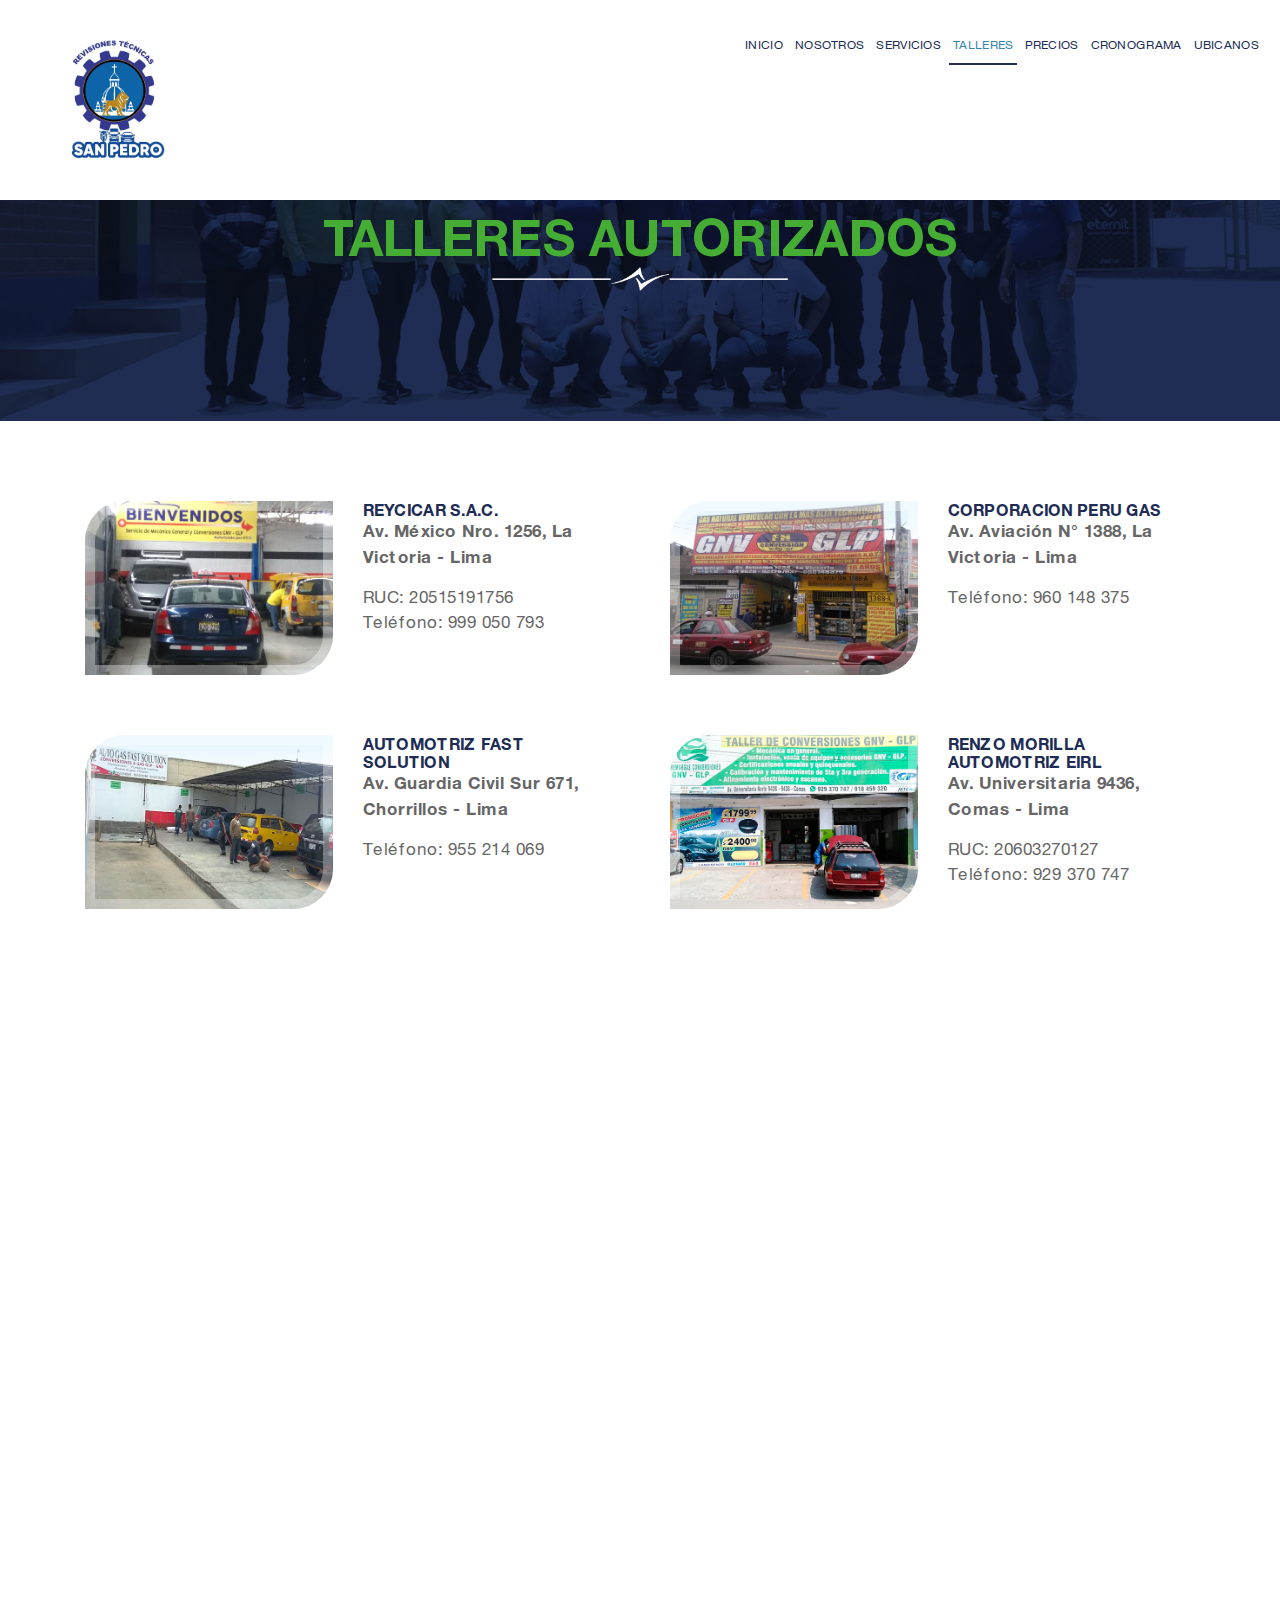
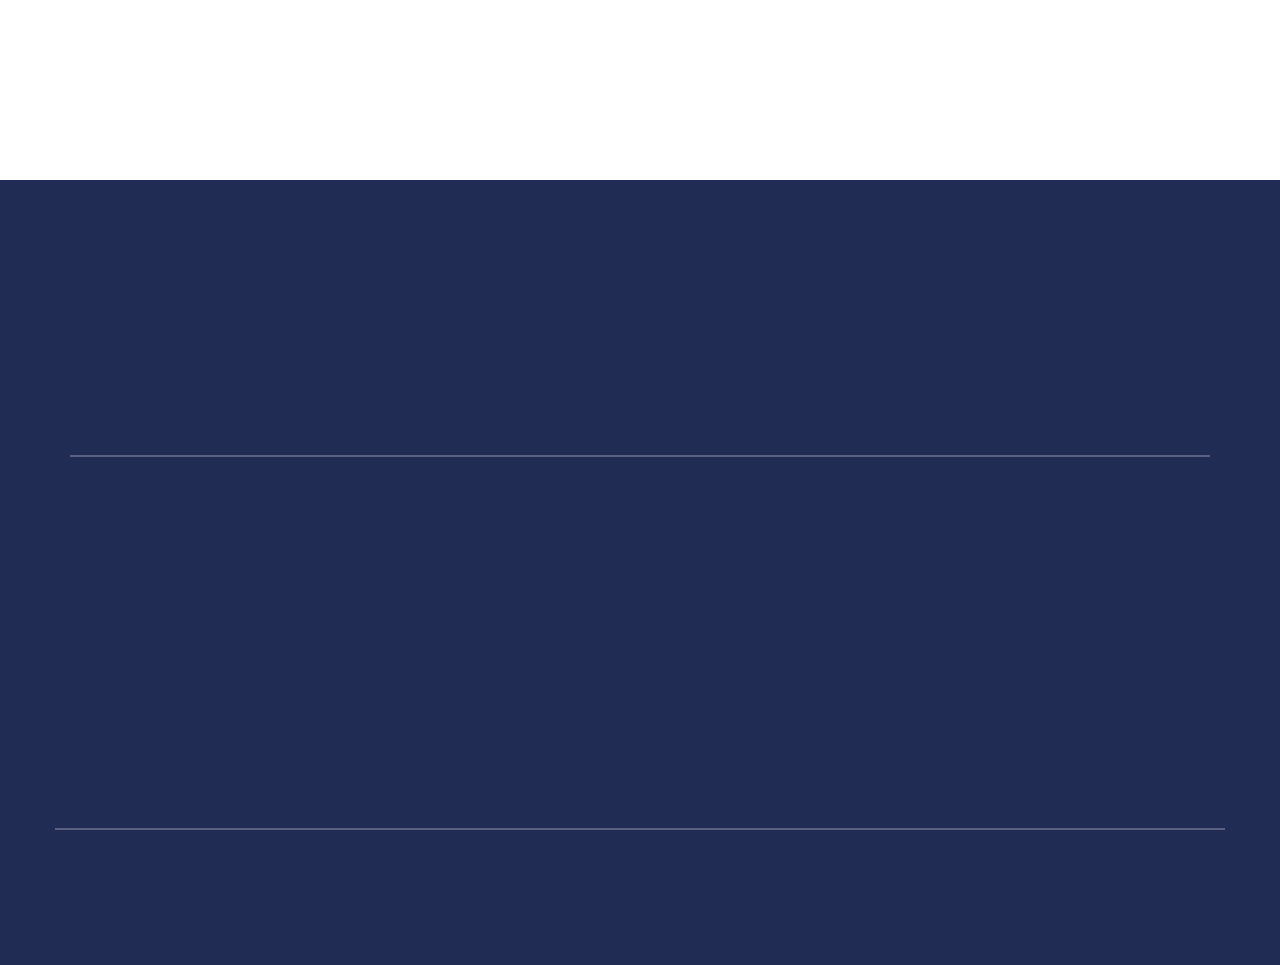
<file: cpsac.com.pe/talleres.html>
<!DOCTYPE html>
<html lang="es">
    
<!-- Mirrored from cpsac.com.pe/talleres.html by HTTrack Website Copier/3.x [XR&CO'2014], Mon, 07 Oct 2024 22:51:37 GMT -->
<head>
        <meta charset="utf-8">
        <meta http-equiv="X-UA-Compatible" content="IE=edge">
        <meta name="viewport" content="width=device-width, initial-scale=1">
        <meta name="description" content="">
        <meta name="author" content="">
        <meta name="keywords" content="revision tecnica, certificacion, glp, gnv, lavado de auto, bus" />

        <title>CPSAC | Certificaciones </title>
        <!-- Font -->
        <link href="https://fonts.googleapis.com/css?family=Lora" rel="stylesheet"> 

        <!-- Bootstrap Core CSS -->
        <link rel="stylesheet" href="assets/css/bootstrap.min.css">
        <!-- Owl Carousel Css -->
        <link rel="stylesheet" href="assets/css/owl.carousel.min.css">
        <!-- Animate Css -->
        <link rel="stylesheet" href="assets/css/animate.css">
        <!-- Fontawesome CSS -->
        <link rel="stylesheet" href="assets/css/font-awesome.min.css">
        <!-- pe-icon-7-stroke CSS -->
        <link rel="stylesheet" href="assets/css/pe-icon-7-stroke.css">
        <!-- Main CSS -->
        <link rel="stylesheet" href="style.css">
        <!-- Responsive CSS -->
        <link rel="stylesheet" href="assets/css/responsive.css">

        <link href="assets/images/favicon.png" rel="icon">
        
    </head>

    <body>
        <!-- Cube Preloder -->
        <div id="loading" class="cube-preloader">
            <div id="loading-center">
                <div id="loading-center-absolute">
                    <div class="object" id="object_one"></div>
                    <div class="object" id="object_two"></div>
                    <div class="object" id="object_three"></div>
                </div>
            </div>         
        </div>    

        <!-- Home ID -->
        <div id="home"></div>

        <!-- Header start -->
        <header class="header-area">
            <nav class="navbar navbar-default navbar-fixed-top">
                <div class="container anchofull alineado-forzado">

                    <!-- Logo -->
                    <div class="row logo-alineado">
                        <div class="logo text-center">
                            <a href="index-2.html" ><img src="assets/images/logo-sanpedro.jpg" alt="cpsac" class="logo-cpsac"></a>
                        </div>
                    </div>

                    <div class="row menu-alineado">
                        <div class="col-xs-12 alineado-forzado">
                            
                            <!-- Mobile menu -->
                            <div class="navbar-header">
                                <button type="button" class="navbar-toggle collapsed" data-toggle="collapse" data-target="#mobile-toggle" aria-expanded="false">
                                    <span class="sr-only">Toggle navigation</span>
                                    <span class="icon-bar"></span>
                                    <span class="icon-bar"></span>
                                    <span class="icon-bar"></span>
                                </button>
                                
                                <!-- Logo Mobile -->
                                <div class="logo mobile-logo hidden-lg hidden-md">
                                    <a class="navbar-brand" href="index-2.html"><img src="assets/images/logo-sanpedro.jpg" alt="cpsac" class="logo-cpsac"></a>
                                </div>
                            </div>
                         
<!-- Collect the nav links, forms, and other content for toggling -->
<div class="collapse navbar-collapse" id="mobile-toggle">
    <ul class="nav navbar-nav">
        <li><a href="index-2.html" class="smooth-scroll">Inicio</a></li>
        <li><a class="smooth-scroll" href="nosotros.html">Nosotros</a></li>
        
        <li><a class="smooth-scroll" href="servicios.html">Servicios</a></li>
        <li class="active"><a class="smooth-scroll" href="talleres.html">Talleres</a></li>
        
        <li><a class="smooth-scroll" href="precios-huanuco.html">Precios</a></li>
        <li><a class="smooth-scroll" href="cronograma.html">Cronograma</a></li>
        <li><a class="smooth-scroll" href="ubicanos.html">Ubicanos</a></li>

</div><!-- /.collapse navbar-collapse -->


                        </div>
                    </div>
                            <!-- 
                                <img src="assets/images/linea-circulos.svg" class="linea-circulo">
                            -->

                </div>
            </nav><!-- /.navbar -->
        </header>
        <!-- Header end -->


        
        <!-- Page header Start -->
        <div class="page-header">
            <div class="container">
                <div class="row">
                    <div class="page-header-wrapper text-center">
                        <h2>Talleres Autorizados</h2>                        
                        <img src="assets/images/sec-arrow-blanco.png" class="separador-titulo" alt="about">
                    </div>
                </div>
            </div>
        </div>
        <!-- Page header End -->



        <!-- About white area star -->
        <section class="about-area section-padding">
            <div class="container">
                <div class="row">
                    <div class="about-wrapper">

                        <div class="col-sm-6">
                            <div class="col-md-6 col-xs-12 espacio-taller">
                                <div class="marco"></div>
                                <div class="about-content-lerf hidden-sm wow fadeInLeft redondeado" data-wow-delay="0.1s">
                                    <img src="assets/images/reycicar.jpg" alt="about">
                                </div>
                            </div>

                            <div class="col-md-6 col-xs-12 espacio-taller">
                                <div class="about-content-right wow fadeInLeft">
                                    <h4>REYCICAR S.A.C.</h4>
                                    <p><strong>Av. México Nro. 1256, La Victoria - Lima</strong></p>
                                    <p>RUC: 20515191756<br>Teléfono: 999 050 793</p>
                                </div>
                            </div>
                        </div>


                        <div class="col-sm-6">
                            <div class="col-md-6 col-xs-12 espacio-taller">
                                <div class="marco"></div>
                                <div class="about-content-lerf hidden-sm wow fadeInLeft redondeado" data-wow-delay="0.4s">
                                    <img src="assets/images/perugas.jpg" alt="about">
                                </div>
                            </div>

                            <div class="col-md-6 col-xs-12 espacio-taller">
                                <div class="about-content-right wow fadeInLeft">
                                    <h4>CORPORACION PERU GAS</h4>
                                    <p><strong>Av. Aviación N° 1388, La Victoria - Lima</strong></p>
                                    <p>Teléfono: 960 148 375</p>
                                </div>
                            </div>   
                        </div>  

                        <div class="col-sm-6">
                            <div class="col-md-6 col-xs-12 espacio-taller">
                                <div class="marco"></div>
                                <div class="about-content-lerf hidden-sm wow fadeInLeft redondeado" data-wow-delay="0.5s">
                                    <img src="assets/images/fast.jpg" alt="about">
                                </div>
                            </div>

                            <div class="col-md-6 col-xs-12 espacio-taller">
                                <div class="about-content-right wow fadeInLeft">
                                    <h4>AUTOMOTRIZ FAST SOLUTION</h4>
                                    <p><strong>Av. Guardia Civil Sur 671, Chorrillos - Lima</strong></p>
                                    <p>Teléfono: 955 214 069</p>
                                </div>
                            </div>   
                        </div>




        <!-- 

                        <div class="col-sm-6">
                            <div class="col-md-6 col-xs-12 espacio-taller">
                                <div class="marco"></div>
                                <div class="about-content-lerf hidden-sm wow fadeInLeft redondeado" data-wow-delay="0.6s">
                                    <img src="assets/images/yaro.jpg" alt="about">
                                </div>
                            </div>

                            <div class="col-md-6 col-xs-12 espacio-taller">
                                <div class="about-content-right wow fadeInLeft">
                                    <h4>NEGOCIACIONES YARO</h4>
                                    <p><strong>Av. Circunvalación N°2007, San Luis - Lima</strong></p>
                                    <p>Teléfono: (01) 437 9625</p>
                                </div>
                            </div>
                        </div>    


 -->


    

                        <div class="col-sm-6">
                            <div class="col-md-6 col-xs-12 espacio-taller">
                                <div class="marco"></div>
                                <div class="about-content-lerf hidden-sm wow fadeInLeft redondeado" data-wow-delay="0.2s">
                                    <img src="assets/images/morilla.jpg" alt="about">
                                </div>
                            </div>

                            <div class="col-md-6 col-xs-12 espacio-taller">
                                <div class="about-content-right wow fadeInLeft">
                                    <h4>RENZO MORILLA AUTOMOTRIZ EIRL</h4>
                                    <p><strong>Av. Universitaria 9436, Comas - Lima</strong></p>
                                    <p>RUC: 20603270127<br>
                                    Teléfono: 929 370 747</p>
                                </div>
                            </div>
                        </div> 



                        <div class="col-sm-6">
                            <div class="col-md-6 col-xs-12 espacio-taller">
                                <div class="marco"></div>
                                <div class="about-content-lerf hidden-sm wow fadeInLeft redondeado" data-wow-delay="0.3s">
                                    <img src="assets/images/star.jpg" alt="about">
                                </div>
                            </div>

                            <div class="col-md-6 col-xs-12 espacio-taller">
                                <div class="about-content-right wow fadeInLeft">
                                    <h4>TALLER STAR GAS COMPANY S.A.C.</h4>
                                    <p><strong>Torre Blanca Mz A Lt. 13, Carabayllo - Lima</strong></p>
                                    <p>RUC: 20519421756<br>Teléfono: 946 043 198</p>
                                </div>
                            </div>  
                        </div>                                                                          
         
                    </div>
                </div>
            </div>
        </section>
        <!-- About white area end -->




        <!-- Map area star -->
        <div class="map-area">
            <div class="container-fluid">
                <div class="row">
                    <!--=======GOOGLE MAP=======-->
                    <iframe src="https://www.google.com/maps/embed?pb=!1m18!1m12!1m3!1d2661.8801018850154!2d-76.9983168455756!3d-11.854090636544614!2m3!1f0!2f0!3f0!3m2!1i1024!2i768!4f13.1!3m3!1m2!1s0x0%3A0x8672b4ea8e6b6649!2sCPSAC!5e0!3m2!1ses-419!2spe!4v1601005797175!5m2!1ses-419!2spe" width="100%" height="500" frameborder="0" style="border:0;" allowfullscreen="" aria-hidden="false" tabindex="0"></iframe>
                </div>
            </div>
        </div>
        <!-- Map area end -->

        <!-- Footer area star -->
        <footer class="footer-area section-padding" id="contact">


            <div class="container">
                <!-- Footer menu/logo -->
                <div class="row">
                    <div class="col-sm-12 text-center">
                        <div class="footer-logo wow fadeInUp">
                            <a href="#"><img class="logo-pie" src="assets/images/logo-sanpedro.jpg" alt="blog"></a>
                        </div>
                        <hr class="separador-pie">
                    </div>
                </div>



                <!-- Footer widget -->
                <div class="row">


                    <!-- Footer widget get in touch -->
                    <div class="col-md-4 col-sm-6">
                        <div class="footer-widget wow fadeInUp">
                            <h4>Lima</h4>
                            <p>Av. Micaela Bastidas Mz C. Parcela N° 5 y 6, Distrito San Antonio, Prov. Huarochiri, Departamento Lima.</p>
                            <ul>
                                <li><a href="mailto:consultas@cpsac.com.pe"><i class="pe-7s-mail"></i> consultas@cpsac.com.pe</a></li>
                                <li><a href="tel:01 637 2408"><i class="pe-7s-call"></i> (01) 637 - 2408 / (01) 637 - 2409</a></li>
                           <!-- <li><a href="#"><i class="pe-7s-global"></i> cubedomain.com</a></li> -->
                            </ul><br>
                            <p><strong>Horario de atención</strong><br>
                                Lunes a Sábado: De 8:00 a.m. a 8:00 p.m.
                                <br>
                                Domingos: De 8:00 a.m. a 5:30 p.m.
                            </p>

                        </div>
                    </div>




                    <div class="col-md-4 col-sm-6">
                        <div class="footer-widget wow fadeInUp">
                            <h4>Huánuco</h4>
                            <p>Parcela N° 12, Predio San Andrés, Alt. Km 8.9, La Esperanza, Distrito de Amarilis, Provincia y Departamento de Huánuco.</p>
                            <ul>
                                <li><a href="mailto:consultas@cpsac.com.pe"><i class="pe-7s-mail"></i> consultas@cpsac.com.pe</a></li>

                                <li>
                                    <a href="tel:952 283 909"><i class="pe-7s-call"></i> 952 283 909</a> /
                                    <a href="tel:947 533 497"><i class="pe-7s-call"></i> 947 533 497</a>
                                </li>
                            </ul><br>
                            <p><strong>Horario de atención</strong><br>
                                Lunes - Sábados: 8:00 a.m. a 6.00 p.m.<br>
                            </p>

                        </div>
                    </div>




                    <!-- Footer widget Subscribe -->
                    <div class="col-md-4 col-sm-6">
                        <div class="footer-widget subscribe wow fadeInUp">
                            <h4>Intranet</h4>
                                <a href="https://webmail.cpsac.com.pe/" class="learn-more-pie">Correo</a>
                                <a href="http://177.53.152.166:8096/index.aspx" class="learn-more-pie">Sistema</a>
                            <h4>Síguenos</h4>
                            <div class="footer-social">
                                <ul>
                                    <li><a href="https://www.facebook.com/www.cpsac.com.pe/" target="_blank"><i class="fa fa-facebook"></i></a></li>
                                     <!-- <li><a href="#"><i class="fa fa-twitter"></i></a></li>-->
                                    <li><a href="https://www.instagram.com/cpsac_/" target="_blank"><i class="fa fa-instagram"></i></a></li>
                                    <li><a href="https://www.youtube.com/channel/UCqT4rIu2i-dx_rAvE-pS3Pw" target="_blank"><i class="fa fa-youtube-play"></i></a></li>
                                </ul>
                            </div>
                            <!-- /.footer-social -->
                        </div>
                    </div>

                </div>


                <div class="row">
                    <hr class="separador-pie">
                    <div class="col-md-12 text-center">
                        <div class="footer-widget wow fadeInUp">
                            <p style="font-size: 13px!important">Derechos Reservados | Desarrollado por <a class="credito" href="http://www.cientouno.com.pe/" target="_blank"><b> Ciento Uno Estudio Gráfico</b></a></p>
                        </div>
                    </div>
                </div>
                
            </div>
        </footer>
        <!-- Footer area end -->


        <!-- Bac to to -->
        <div class="back-top" style="display: block;">
            <a href="#"><i class="fa fa-angle-up"></i></a>
        </div>
        
        <!-- jquery-2.1.4 js -->
        <script src="assets/js/jquery-2.1.4.min.js"></script>
        <!-- maplace js -->
        <script type="text/javascript" src="https://maps.google.com/maps/api/js?sensor=false&amp;libraries=geometry&amp;v=3.22&amp;key=AIzaSyBc3A_hq2sFzMkASyC0IFih2680tAP-Cec"></script>
        <script src="assets/js/maplace.min.js"></script>
        <!-- Mixitup js -->
        <script src="assets/js/mixitup.min.js"></script>
        <!-- Owl carousel js -->
        <script src="assets/js/owl.carousel.min.js"></script>
        <!-- Easing js -->
        <script src="assets/js/jquery.easing.min.js"></script>
        <!-- wow js -->
        <script src="assets/js/wow-1.3.0.min.js"></script>
        <script>
            // Active WOW js
             if($('.wow').length){
                var wow = new WOW({
                    boxClass:     'wow',
                    animateClass: 'animated',
                    offset:       0,
                    mobile:       true,
                    live:         true 
                  });
                wow.init();
            };
        </script>
        <!-- Bootstrap js -->
        <script src="assets/js/bootstrap.min.js"></script>
        <!-- Active/Scripts js -->
        <script src="assets/js/active.js"></script>
    </body>

<!-- Mirrored from cpsac.com.pe/talleres.html by HTTrack Website Copier/3.x [XR&CO'2014], Mon, 07 Oct 2024 22:51:54 GMT -->
</html>
</file>
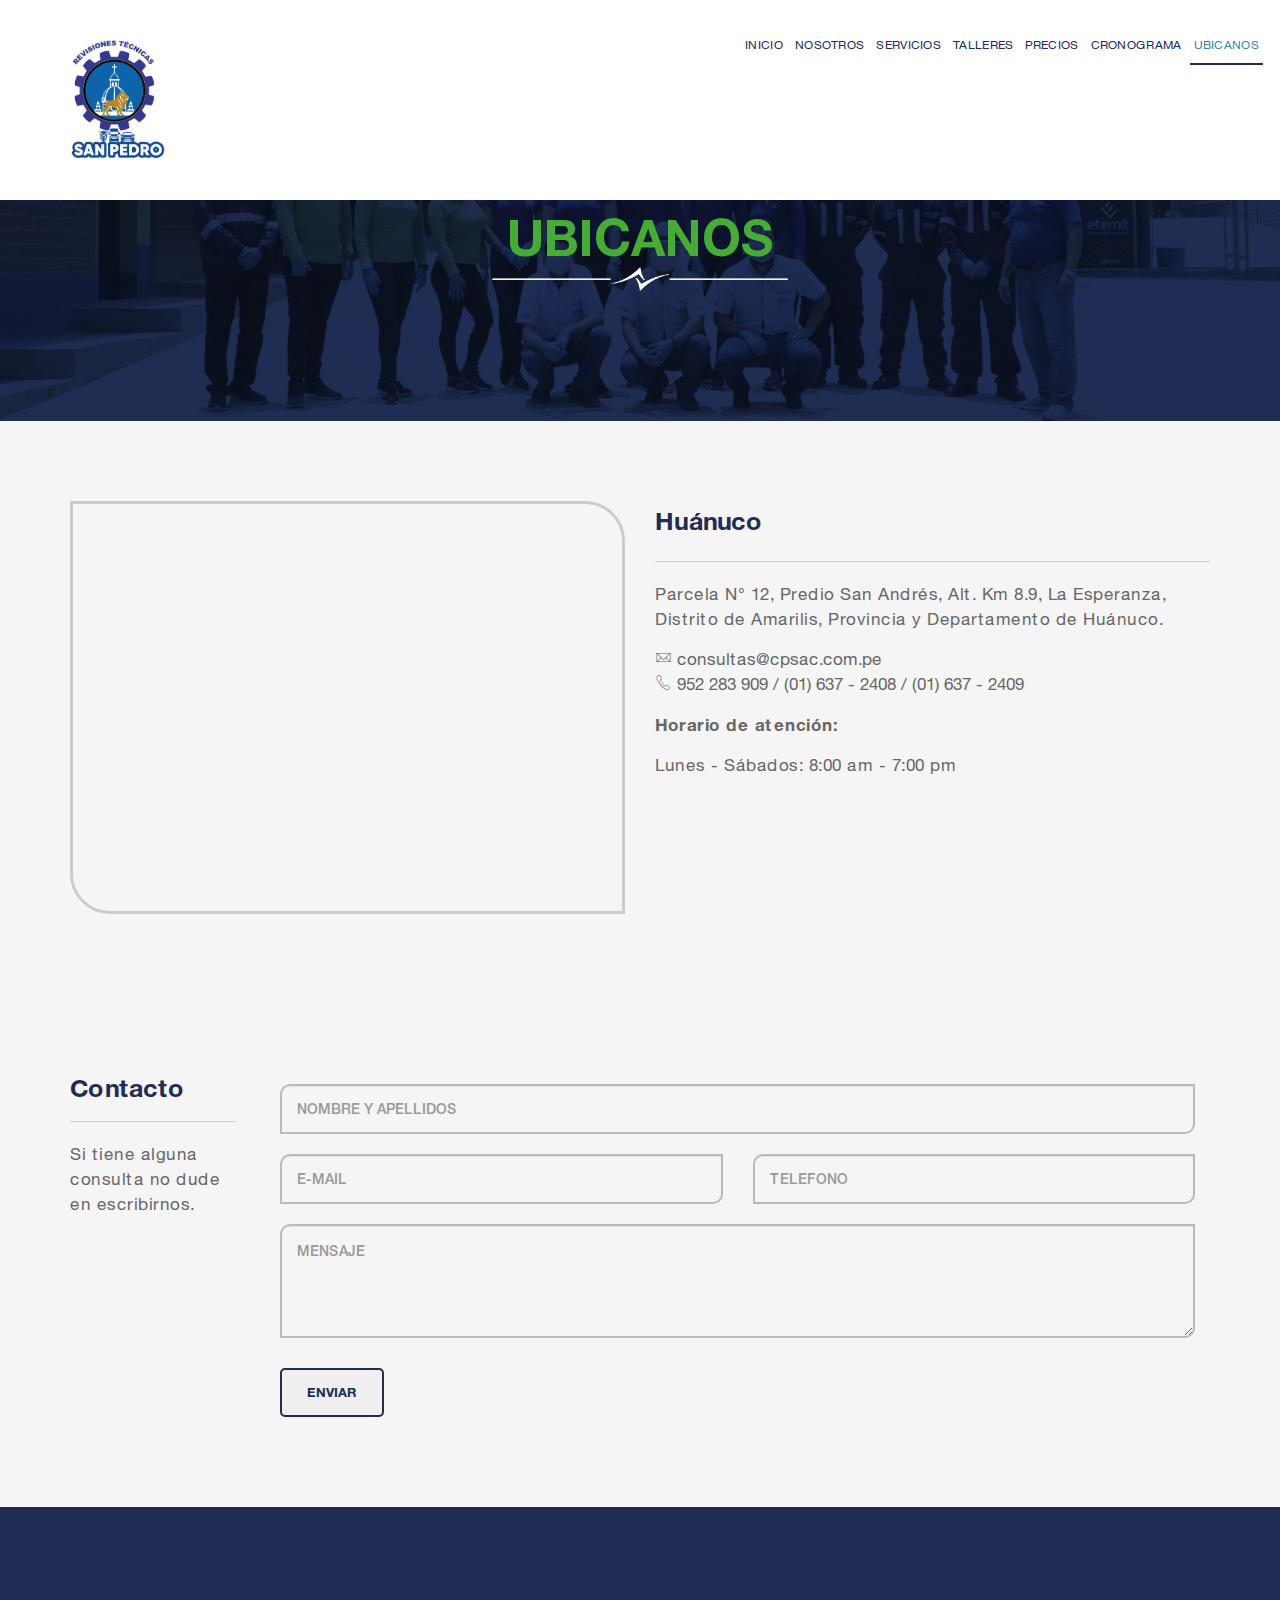
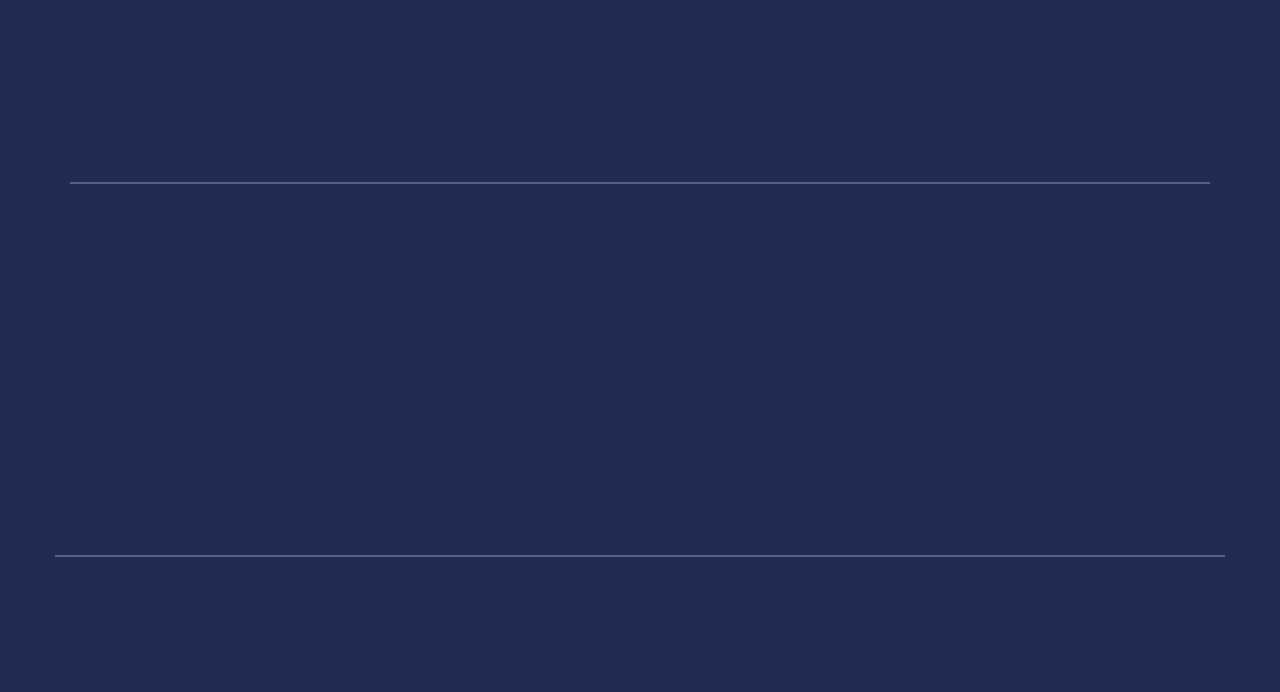
<file: cpsac.com.pe/ubicanos.html>
<!DOCTYPE html>
<html lang="es">
    
<!-- Mirrored from cpsac.com.pe/ubicanos.html by HTTrack Website Copier/3.x [XR&CO'2014], Mon, 07 Oct 2024 22:52:26 GMT -->
<head>
        <meta charset="utf-8">
        <meta http-equiv="X-UA-Compatible" content="IE=edge">
        <meta name="viewport" content="width=device-width, initial-scale=1">
        <meta name="description" content="">
        <meta name="author" content="">
        <meta name="keywords" content="revision tecnica, certificacion, glp, gnv, lavado de auto, bus" />

        <title>CPSAC | Certificaciones </title>
        <!-- Font -->
        <link href="https://fonts.googleapis.com/css?family=Lora" rel="stylesheet"> 

        <!-- Bootstrap Core CSS -->
        <link rel="stylesheet" href="assets/css/bootstrap.min.css">
        <!-- Owl Carousel Css -->
        <link rel="stylesheet" href="assets/css/owl.carousel.min.css">
        <!-- Animate Css -->
        <link rel="stylesheet" href="assets/css/animate.css">
        <!-- Fontawesome CSS -->
        <link rel="stylesheet" href="assets/css/font-awesome.min.css">
        <!-- pe-icon-7-stroke CSS -->
        <link rel="stylesheet" href="assets/css/pe-icon-7-stroke.css">
        <!-- Main CSS -->
        <link rel="stylesheet" href="style.css">
        <!-- Responsive CSS -->
        <link rel="stylesheet" href="assets/css/responsive.css">

        <link href="assets/images/favicon.png" rel="icon">


    </head>

    <body>
        <!-- Cube Preloder -->
        <div id="loading" class="cube-preloader">
            <div id="loading-center">
                <div id="loading-center-absolute">
                    <div class="object" id="object_one"></div>
                    <div class="object" id="object_two"></div>
                    <div class="object" id="object_three"></div>
                </div>
            </div>         
        </div>    

        <!-- Home ID -->
        <div id="home"></div>

        <!-- Header start -->
        <header class="header-area">
            <nav class="navbar navbar-default navbar-fixed-top">
                <div class="container anchofull alineado-forzado">

                    <!-- Logo -->
                    <div class="row logo-alineado">
                        <div class="logo text-center">
                            <a href="index-2.html" ><img src="assets/images/logo-sanpedro.jpg" alt="cpsac" class="logo-cpsac"></a>
                        </div>
                    </div>

                    <div class="row menu-alineado">
                        <div class="col-xs-12 alineado-forzado">
                            
                            <!-- Mobile menu -->
                            <div class="navbar-header">
                                <button type="button" class="navbar-toggle collapsed" data-toggle="collapse" data-target="#mobile-toggle" aria-expanded="false">
                                    <span class="sr-only">Toggle navigation</span>
                                    <span class="icon-bar"></span>
                                    <span class="icon-bar"></span>
                                    <span class="icon-bar"></span>
                                </button>
                                
                                <!-- Logo Mobile -->
                                <div class="logo mobile-logo hidden-lg hidden-md">
                                    <a class="navbar-brand" href="index-2.html"><img src="assets/images/logo-sanpedro.jpg" alt="cpsac" class="logo-cpsac"></a>
                                </div>
                            </div>
                         
<!-- Collect the nav links, forms, and other content for toggling -->
<div class="collapse navbar-collapse" id="mobile-toggle">
    <ul class="nav navbar-nav">
        <li>
            <a href="index-2.html" class="smooth-scroll">Inicio</a>
        </li>
        <li><a class="smooth-scroll" href="nosotros.html">Nosotros</a></li>
        
        <li><a class="smooth-scroll" href="servicios.html">Servicios</a></li>
        
        <li><a class="smooth-scroll" href="talleres.html">Talleres</a></li>
        
        <li><a class="smooth-scroll" href="precios-huanuco.html">Precios</a></li>
        
        <li><a class="smooth-scroll" href="cronograma.html">Cronograma</a></li>
        
        <li class="active"><a class="smooth-scroll" href="ubicanos.html">Ubicanos</a></li>
    </ul>
</div><!-- /.collapse navbar-collapse -->

                        </div>
                    </div>
                            <!-- 
                                <img src="assets/images/linea-circulos.svg" class="linea-circulo">
                            -->

                </div>
            </nav><!-- /.navbar -->
        </header>
        <!-- Header end -->


        
        <!-- Page header Start -->
        <div class="page-header">
            <div class="container">
                <div class="row">
                    <div class="page-header-wrapper text-center">
                        <h2>Ubicanos</h2>                        
                        <img src="assets/images/sec-arrow-blanco.png" class="separador-titulo" alt="about">
                    </div>
                </div>
            </div>
        </div>
        <!-- Page header End -->





        
<div id="huanuco"></div>

        </section>
        <!-- About white area end -->



        <!-- About grey area star -->
        <section class="about-area about-grey section-padding" id="about">
            <div class="container" id="">
                <div class="row">
                    <div class="about-wrapper">
                        <div class="col-md-6 col-sm-6 col-xs-12">
                            <div class="about-content-lerf hidden-sm redondeado-mapa">
                                <iframe src="https://www.google.com/maps/embed?pb=!1m14!1m8!1m3!1d3930.504991642405!2d-76.21252541853096!3d-9.891831641654322!3m2!1i1024!2i768!4f13.1!3m3!1m2!1s0x91a7c38595f428f5%3A0xd4e59edbf8f9c38c!2sCpsac%20Planta%20Huanuco!5e0!3m2!1ses!2spe!4v1607009677388!5m2!1ses!2spe" width="100%" height="400" frameborder="0" style="border:0;" allowfullscreen="" aria-hidden="false" tabindex="0"></iframe>
                            </div>
                        </div>
                        <div class="col-md-6 col-sm-6 col-xs-12">
                            <div class="about-content-right">
                                <h3>Huánuco</h3><hr>
                            <p>Parcela N° 12, Predio San Andrés, Alt. Km 8.9, La Esperanza, Distrito de Amarilis, Provincia y Departamento de Huánuco.</p>
                                <ul>
                                <li><a href="mailto:consultas@cpsac.com.pe"><i class="pe-7s-mail"></i> consultas@cpsac.com.pe</a></li>
                                <li>
                                    <a href="tel:952 283 909"><i class="pe-7s-call"></i> 952 283 909</a> /
                                    <a href="tel:01 637 2408">(01) 637 - 2408</a> / 
                                    <a href="tel:01 637 2409">(01) 637 - 2409</a>
                                </li>
                                    <!--<li><a href="#"><i class="pe-7s-map-marker"></i>lugar</a></li>
                                    <li><a href="#"><i class="pe-7s-global"></i> cubedomain.com</a></li> -->
                                </ul>
                                <p></p>
                                <p><strong>Horario de atención:</strong></p>
                                <p>Lunes - Sábados: 8:00 am - 7:00 pm<br>
                            </div>
                        </div>
                    </div>
                </div>
            </div>
        </section>
        <!-- About grey area end -->





        <!-- Contact Form area star -->
            <section class="contact-form-area section-padding fondo-gris">
                <div class="container">
                    <div class="row">
                        <div class="col-md-2">
                            <div class="contact-info">
                                <h3>Contacto</h3><hr>
                                <p>Si tiene alguna consulta no dude en escribirnos.</p>
                            </div>
                        </div>
                        <div class="col-md-10">
                            <div class="contact-form">
                                <form class="form-horizontal" method="post" action="http://cpsac.com.pe/enviar.php">

                                  <div class="form-group col-md-12 col-sm-12">
                                    <div class="">
                                      <input type="text" class="form-control" name="nombre" placeholder="Nombre y Apellidos">
                                    </div>
                                  </div>

                                  <div class="form-group col-md-6 col-sm-12">
                                    <div class="">
                                      <input type="email" class="form-control" name="email" placeholder="E-mail">
                                    </div>
                                  </div>

                                  <div class="form-group col-md-6 col-sm-12">
                                    <div class="">
                                      <input type="tel" class="form-control" name="telefono" placeholder="Telefono">
                                    </div>
                                  </div>

                                  <div class="form-message col-md-12 col-sm-12 form-group">
                                    <div class="">
                                      <textarea class="form-control" name="mensaje" rows="4" cols="20" placeholder="Mensaje"></textarea>
                                    </div>
                                  </div>

                                    <div class="form-group col-sm-12 col-sm-12">
                                        <div class="">
                                            <button type="submit" class="learn-more">Enviar</button>
                                        </div>
                                    </div>

                                </form>
                            </div>
                        </div>
                    </div>
                </div>
            </section>
        <!-- Contact Form area end -->



        <!-- Footer area star -->
        <footer class="footer-area section-padding" id="contact">


            <div class="container">
                <!-- Footer menu/logo -->
                <div class="row">
                    <div class="col-sm-12 text-center">
                        <div class="footer-logo wow fadeInUp">
                            <a href="#"><img class="logo-pie" src="assets/images/logo-sanpedro.jpg" alt="blog"></a>
                        </div>
                        <hr class="separador-pie">
                    </div>
                </div>




                <!-- Footer widget -->
                <div class="row">


                    <!-- Footer widget get in touch -->
                    <div class="col-md-4 col-sm-6">
                        <div class="footer-widget wow fadeInUp">
                            <h4>Lima</h4>
                            <p>Av. Micaela Bastidas Mz C. Parcela N° 5 y 6, Distrito San Antonio, Prov. Huarochiri, Departamento Lima.</p>
                            <ul>
                                <li><a href="mailto:consultas@cpsac.com.pe"><i class="pe-7s-mail"></i> consultas@cpsac.com.pe</a></li>
                                <li><a href="tel:01 637 2408"><i class="pe-7s-call"></i> (01) 637 - 2408 / (01) 637 - 2409</a></li>
                           <!-- <li><a href="#"><i class="pe-7s-global"></i> cubedomain.com</a></li> -->
                            </ul><br>
                            <p><strong>Horario de atención</strong><br>
                                Lunes a Sábado: De 8:00 a.m. a 8:00 p.m.
                                <br>
                                Domingos: De 8:00 a.m. a 5:30 p.m.
                            </p>

                        </div>
                    </div>




                    <div class="col-md-4 col-sm-6">
                        <div class="footer-widget wow fadeInUp">
                            <h4>Huánuco</h4>
                            <p>Parcela N° 12, Predio San Andrés, Alt. Km 8.9, La Esperanza, Distrito de Amarilis, Provincia y Departamento de Huánuco.</p>
                            <ul>
                                <li><a href="mailto:consultas@cpsac.com.pe"><i class="pe-7s-mail"></i> consultas@cpsac.com.pe</a></li>

                                <li>
                                    <a href="tel:952 283 909"><i class="pe-7s-call"></i> 952 283 909</a> /
                                    <a href="tel:947 533 497"><i class="pe-7s-call"></i> 947 533 497</a>
                                </li>
                            </ul><br>
                            <p><strong>Horario de atención</strong><br>
                                Lunes - Sábados: 8:00 a.m. a 6.00 p.m.<br>
                            </p>

                        </div>
                    </div>





                    <!-- Footer widget Subscribe -->
                    <div class="col-md-4 col-sm-6">
                        <div class="footer-widget subscribe wow fadeInUp">
                            <h4>Intranet</h4>
                                <a href="https://webmail.cpsac.com.pe/" class="learn-more-pie">Correo</a>
                                <a href="http://177.53.152.166:8096/index.aspx" class="learn-more-pie">Sistema</a>
                            <h4>Síguenos</h4>
                            <div class="footer-social">
                                <ul>
                                    <li><a href="https://www.facebook.com/www.cpsac.com.pe/" target="_blank"><i class="fa fa-facebook"></i></a></li>
                                     <!-- <li><a href="#"><i class="fa fa-twitter"></i></a></li>-->
                                    <li><a href="https://www.instagram.com/cpsac_/" target="_blank"><i class="fa fa-instagram"></i></a></li>
                                    <li><a href="https://www.youtube.com/channel/UCqT4rIu2i-dx_rAvE-pS3Pw" target="_blank"><i class="fa fa-youtube-play"></i></a></li>
                                </ul>
                            </div>
                            <!-- /.footer-social -->
                        </div>
                    </div>

                </div>


                <div class="row">
                    <hr class="separador-pie">
                    <div class="col-md-12 text-center">
                        <div class="footer-widget wow fadeInUp">
                            <p style="font-size: 13px!important">Derechos Reservados | Desarrollado por <a class="credito" href="http://www.cientouno.com.pe/" target="_blank"><b> Ciento Uno Estudio Gráfico</b></a></p>
                        </div>
                    </div>
                </div>
                                
            </div>
        </footer>
        <!-- Footer area end -->


        <!-- Bac to to -->
        <div class="back-top" style="display: block;">
            <a href="#"><i class="fa fa-angle-up"></i></a>
        </div>
        
        <!-- jquery-2.1.4 js -->
        <script src="assets/js/jquery-2.1.4.min.js"></script>
        <!-- maplace js -->
        <script type="text/javascript" src="https://maps.google.com/maps/api/js?sensor=false&amp;libraries=geometry&amp;v=3.22&amp;key=AIzaSyBc3A_hq2sFzMkASyC0IFih2680tAP-Cec"></script>
        <script src="assets/js/maplace.min.js"></script>
        <!-- Mixitup js -->
        <script src="assets/js/mixitup.min.js"></script>
        <!-- Owl carousel js -->
        <script src="assets/js/owl.carousel.min.js"></script>
        <!-- Easing js -->
        <script src="assets/js/jquery.easing.min.js"></script>
        <!-- wow js -->
        <script src="assets/js/wow-1.3.0.min.js"></script>
        <script>
            // Active WOW js
             if($('.wow').length){
                var wow = new WOW({
                    boxClass:     'wow',
                    animateClass: 'animated',
                    offset:       0,
                    mobile:       true,
                    live:         true 
                  });
                wow.init();
            };
        </script>
        <!-- Bootstrap js -->
        <script src="assets/js/bootstrap.min.js"></script>
        <!-- Active/Scripts js -->
        <script src="assets/js/active.js"></script>
    </body>

<!-- Mirrored from cpsac.com.pe/ubicanos.html by HTTrack Website Copier/3.x [XR&CO'2014], Mon, 07 Oct 2024 22:52:26 GMT -->
</html>
</file>
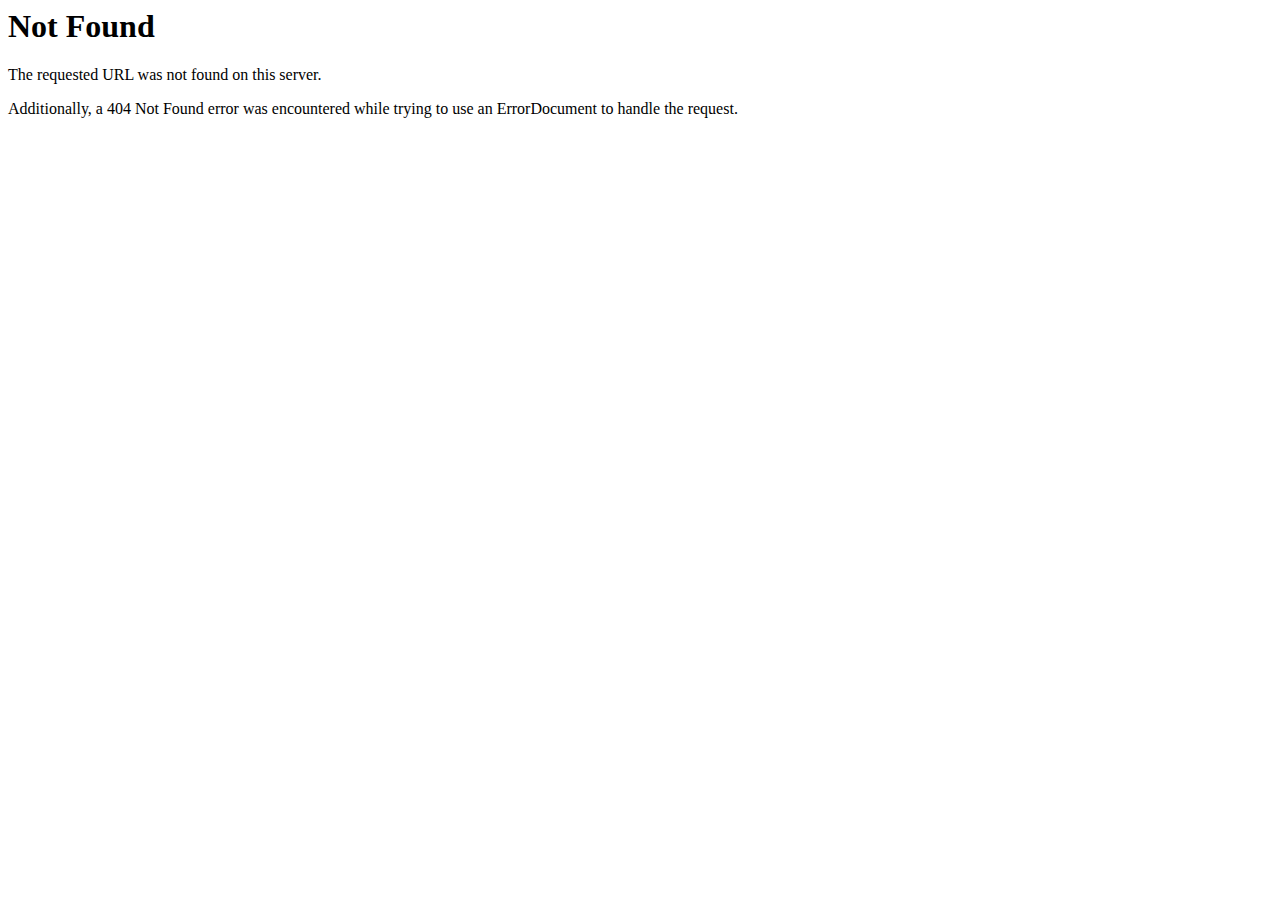
<file: cpsac.com.pe/popup/bg.html>
<!DOCTYPE HTML PUBLIC "-//IETF//DTD HTML 2.0//EN">
<html><head>
<title>404 Not Found</title>
</head><body>
<h1>Not Found</h1>
<p>The requested URL was not found on this server.</p>
<p>Additionally, a 404 Not Found
error was encountered while trying to use an ErrorDocument to handle the request.</p>
</body></html>
</file>
<file: cpsac.com.pe/assets/css/pe-icon-7-stroke.css>
@font-face {
	font-family: 'Pe-icon-7-stroke';
	src:url('../fonts/Pe-icon-7-strokebb1d.eot?d7yf1v');
	src:url('../fonts/Pe-icon-7-stroked41d.eot?#iefixd7yf1v') format('embedded-opentype'),
		url('../fonts/Pe-icon-7-strokebb1d.woff?d7yf1v') format('woff'),
		url('../fonts/Pe-icon-7-strokebb1d.ttf?d7yf1v') format('truetype'),
		url('../fonts/Pe-icon-7-strokebb1d.svg?d7yf1v#Pe-icon-7-stroke') format('svg');
	font-weight: normal;
	font-style: normal;
}

[class^="pe-7s-"], [class*=" pe-7s-"] {
	display: inline-block;
	font-family: 'Pe-icon-7-stroke';
	speak: none;
	font-style: normal;
	font-weight: normal;
	font-variant: normal;
	text-transform: none;
	line-height: 1;

	/* Better Font Rendering =========== */
	-webkit-font-smoothing: antialiased;
	-moz-osx-font-smoothing: grayscale;
}

.pe-7s-album:before {
	content: "\e6aa";
}
.pe-7s-arc:before {
	content: "\e6ab";
}
.pe-7s-back-2:before {
	content: "\e6ac";
}
.pe-7s-bandaid:before {
	content: "\e6ad";
}
.pe-7s-car:before {
	content: "\e6ae";
}
.pe-7s-diamond:before {
	content: "\e6af";
}
.pe-7s-door-lock:before {
	content: "\e6b0";
}
.pe-7s-eyedropper:before {
	content: "\e6b1";
}
.pe-7s-female:before {
	content: "\e6b2";
}
.pe-7s-gym:before {
	content: "\e6b3";
}
.pe-7s-hammer:before {
	content: "\e6b4";
}
.pe-7s-headphones:before {
	content: "\e6b5";
}
.pe-7s-helm:before {
	content: "\e6b6";
}
.pe-7s-hourglass:before {
	content: "\e6b7";
}
.pe-7s-leaf:before {
	content: "\e6b8";
}
.pe-7s-magic-wand:before {
	content: "\e6b9";
}
.pe-7s-male:before {
	content: "\e6ba";
}
.pe-7s-map-2:before {
	content: "\e6bb";
}
.pe-7s-next-2:before {
	content: "\e6bc";
}
.pe-7s-paint-bucket:before {
	content: "\e6bd";
}
.pe-7s-pendrive:before {
	content: "\e6be";
}
.pe-7s-photo:before {
	content: "\e6bf";
}
.pe-7s-piggy:before {
	content: "\e6c0";
}
.pe-7s-plugin:before {
	content: "\e6c1";
}
.pe-7s-refresh-2:before {
	content: "\e6c2";
}
.pe-7s-rocket:before {
	content: "\e6c3";
}
.pe-7s-settings:before {
	content: "\e6c4";
}
.pe-7s-shield:before {
	content: "\e6c5";
}
.pe-7s-smile:before {
	content: "\e6c6";
}
.pe-7s-usb:before {
	content: "\e6c7";
}
.pe-7s-vector:before {
	content: "\e6c8";
}
.pe-7s-wine:before {
	content: "\e6c9";
}
.pe-7s-cloud-upload:before {
	content: "\e68a";
}
.pe-7s-cash:before {
	content: "\e68c";
}
.pe-7s-close:before {
	content: "\e680";
}
.pe-7s-bluetooth:before {
	content: "\e68d";
}
.pe-7s-cloud-download:before {
	content: "\e68b";
}
.pe-7s-way:before {
	content: "\e68e";
}
.pe-7s-close-circle:before {
	content: "\e681";
}
.pe-7s-id:before {
	content: "\e68f";
}
.pe-7s-angle-up:before {
	content: "\e682";
}
.pe-7s-wristwatch:before {
	content: "\e690";
}
.pe-7s-angle-up-circle:before {
	content: "\e683";
}
.pe-7s-world:before {
	content: "\e691";
}
.pe-7s-angle-right:before {
	content: "\e684";
}
.pe-7s-volume:before {
	content: "\e692";
}
.pe-7s-angle-right-circle:before {
	content: "\e685";
}
.pe-7s-users:before {
	content: "\e693";
}
.pe-7s-angle-left:before {
	content: "\e686";
}
.pe-7s-user-female:before {
	content: "\e694";
}
.pe-7s-angle-left-circle:before {
	content: "\e687";
}
.pe-7s-up-arrow:before {
	content: "\e695";
}
.pe-7s-angle-down:before {
	content: "\e688";
}
.pe-7s-switch:before {
	content: "\e696";
}
.pe-7s-angle-down-circle:before {
	content: "\e689";
}
.pe-7s-scissors:before {
	content: "\e697";
}
.pe-7s-wallet:before {
	content: "\e600";
}
.pe-7s-safe:before {
	content: "\e698";
}
.pe-7s-volume2:before {
	content: "\e601";
}
.pe-7s-volume1:before {
	content: "\e602";
}
.pe-7s-voicemail:before {
	content: "\e603";
}
.pe-7s-video:before {
	content: "\e604";
}
.pe-7s-user:before {
	content: "\e605";
}
.pe-7s-upload:before {
	content: "\e606";
}
.pe-7s-unlock:before {
	content: "\e607";
}
.pe-7s-umbrella:before {
	content: "\e608";
}
.pe-7s-trash:before {
	content: "\e609";
}
.pe-7s-tools:before {
	content: "\e60a";
}
.pe-7s-timer:before {
	content: "\e60b";
}
.pe-7s-ticket:before {
	content: "\e60c";
}
.pe-7s-target:before {
	content: "\e60d";
}
.pe-7s-sun:before {
	content: "\e60e";
}
.pe-7s-study:before {
	content: "\e60f";
}
.pe-7s-stopwatch:before {
	content: "\e610";
}
.pe-7s-star:before {
	content: "\e611";
}
.pe-7s-speaker:before {
	content: "\e612";
}
.pe-7s-signal:before {
	content: "\e613";
}
.pe-7s-shuffle:before {
	content: "\e614";
}
.pe-7s-shopbag:before {
	content: "\e615";
}
.pe-7s-share:before {
	content: "\e616";
}
.pe-7s-server:before {
	content: "\e617";
}
.pe-7s-search:before {
	content: "\e618";
}
.pe-7s-film:before {
	content: "\e6a5";
}
.pe-7s-science:before {
	content: "\e619";
}
.pe-7s-disk:before {
	content: "\e6a6";
}
.pe-7s-ribbon:before {
	content: "\e61a";
}
.pe-7s-repeat:before {
	content: "\e61b";
}
.pe-7s-refresh:before {
	content: "\e61c";
}
.pe-7s-add-user:before {
	content: "\e6a9";
}
.pe-7s-refresh-cloud:before {
	content: "\e61d";
}
.pe-7s-paperclip:before {
	content: "\e69c";
}
.pe-7s-radio:before {
	content: "\e61e";
}
.pe-7s-note2:before {
	content: "\e69d";
}
.pe-7s-print:before {
	content: "\e61f";
}
.pe-7s-network:before {
	content: "\e69e";
}
.pe-7s-prev:before {
	content: "\e620";
}
.pe-7s-mute:before {
	content: "\e69f";
}
.pe-7s-power:before {
	content: "\e621";
}
.pe-7s-medal:before {
	content: "\e6a0";
}
.pe-7s-portfolio:before {
	content: "\e622";
}
.pe-7s-like2:before {
	content: "\e6a1";
}
.pe-7s-plus:before {
	content: "\e623";
}
.pe-7s-left-arrow:before {
	content: "\e6a2";
}
.pe-7s-play:before {
	content: "\e624";
}
.pe-7s-key:before {
	content: "\e6a3";
}
.pe-7s-plane:before {
	content: "\e625";
}
.pe-7s-joy:before {
	content: "\e6a4";
}
.pe-7s-photo-gallery:before {
	content: "\e626";
}
.pe-7s-pin:before {
	content: "\e69b";
}
.pe-7s-phone:before {
	content: "\e627";
}
.pe-7s-plug:before {
	content: "\e69a";
}
.pe-7s-pen:before {
	content: "\e628";
}
.pe-7s-right-arrow:before {
	content: "\e699";
}
.pe-7s-paper-plane:before {
	content: "\e629";
}
.pe-7s-delete-user:before {
	content: "\e6a7";
}
.pe-7s-paint:before {
	content: "\e62a";
}
.pe-7s-bottom-arrow:before {
	content: "\e6a8";
}
.pe-7s-notebook:before {
	content: "\e62b";
}
.pe-7s-note:before {
	content: "\e62c";
}
.pe-7s-next:before {
	content: "\e62d";
}
.pe-7s-news-paper:before {
	content: "\e62e";
}
.pe-7s-musiclist:before {
	content: "\e62f";
}
.pe-7s-music:before {
	content: "\e630";
}
.pe-7s-mouse:before {
	content: "\e631";
}
.pe-7s-more:before {
	content: "\e632";
}
.pe-7s-moon:before {
	content: "\e633";
}
.pe-7s-monitor:before {
	content: "\e634";
}
.pe-7s-micro:before {
	content: "\e635";
}
.pe-7s-menu:before {
	content: "\e636";
}
.pe-7s-map:before {
	content: "\e637";
}
.pe-7s-map-marker:before {
	content: "\e638";
}
.pe-7s-mail:before {
	content: "\e639";
}
.pe-7s-mail-open:before {
	content: "\e63a";
}
.pe-7s-mail-open-file:before {
	content: "\e63b";
}
.pe-7s-magnet:before {
	content: "\e63c";
}
.pe-7s-loop:before {
	content: "\e63d";
}
.pe-7s-look:before {
	content: "\e63e";
}
.pe-7s-lock:before {
	content: "\e63f";
}
.pe-7s-lintern:before {
	content: "\e640";
}
.pe-7s-link:before {
	content: "\e641";
}
.pe-7s-like:before {
	content: "\e642";
}
.pe-7s-light:before {
	content: "\e643";
}
.pe-7s-less:before {
	content: "\e644";
}
.pe-7s-keypad:before {
	content: "\e645";
}
.pe-7s-junk:before {
	content: "\e646";
}
.pe-7s-info:before {
	content: "\e647";
}
.pe-7s-home:before {
	content: "\e648";
}
.pe-7s-help2:before {
	content: "\e649";
}
.pe-7s-help1:before {
	content: "\e64a";
}
.pe-7s-graph3:before {
	content: "\e64b";
}
.pe-7s-graph2:before {
	content: "\e64c";
}
.pe-7s-graph1:before {
	content: "\e64d";
}
.pe-7s-graph:before {
	content: "\e64e";
}
.pe-7s-global:before {
	content: "\e64f";
}
.pe-7s-gleam:before {
	content: "\e650";
}
.pe-7s-glasses:before {
	content: "\e651";
}
.pe-7s-gift:before {
	content: "\e652";
}
.pe-7s-folder:before {
	content: "\e653";
}
.pe-7s-flag:before {
	content: "\e654";
}
.pe-7s-filter:before {
	content: "\e655";
}
.pe-7s-file:before {
	content: "\e656";
}
.pe-7s-expand1:before {
	content: "\e657";
}
.pe-7s-exapnd2:before {
	content: "\e658";
}
.pe-7s-edit:before {
	content: "\e659";
}
.pe-7s-drop:before {
	content: "\e65a";
}
.pe-7s-drawer:before {
	content: "\e65b";
}
.pe-7s-download:before {
	content: "\e65c";
}
.pe-7s-display2:before {
	content: "\e65d";
}
.pe-7s-display1:before {
	content: "\e65e";
}
.pe-7s-diskette:before {
	content: "\e65f";
}
.pe-7s-date:before {
	content: "\e660";
}
.pe-7s-cup:before {
	content: "\e661";
}
.pe-7s-culture:before {
	content: "\e662";
}
.pe-7s-crop:before {
	content: "\e663";
}
.pe-7s-credit:before {
	content: "\e664";
}
.pe-7s-copy-file:before {
	content: "\e665";
}
.pe-7s-config:before {
	content: "\e666";
}
.pe-7s-compass:before {
	content: "\e667";
}
.pe-7s-comment:before {
	content: "\e668";
}
.pe-7s-coffee:before {
	content: "\e669";
}
.pe-7s-cloud:before {
	content: "\e66a";
}
.pe-7s-clock:before {
	content: "\e66b";
}
.pe-7s-check:before {
	content: "\e66c";
}
.pe-7s-chat:before {
	content: "\e66d";
}
.pe-7s-cart:before {
	content: "\e66e";
}
.pe-7s-camera:before {
	content: "\e66f";
}
.pe-7s-call:before {
	content: "\e670";
}
.pe-7s-calculator:before {
	content: "\e671";
}
.pe-7s-browser:before {
	content: "\e672";
}
.pe-7s-box2:before {
	content: "\e673";
}
.pe-7s-box1:before {
	content: "\e674";
}
.pe-7s-bookmarks:before {
	content: "\e675";
}
.pe-7s-bicycle:before {
	content: "\e676";
}
.pe-7s-bell:before {
	content: "\e677";
}
.pe-7s-battery:before {
	content: "\e678";
}
.pe-7s-ball:before {
	content: "\e679";
}
.pe-7s-back:before {
	content: "\e67a";
}
.pe-7s-attention:before {
	content: "\e67b";
}
.pe-7s-anchor:before {
	content: "\e67c";
}
.pe-7s-albums:before {
	content: "\e67d";
}
.pe-7s-alarm:before {
	content: "\e67e";
}
.pe-7s-airplay:before {
	content: "\e67f";
}
</file>
<file: cpsac.com.pe/style.css>
/*
Author       : Jahid Hasan
Template Name: Cube - Creative Portfolio Template
Version      : 1.0
*/

/****** Table Of Content ***************
=================================================
#1.  Fonts
#2.  Reset Css
#3.  Sections
#4.  Header
#5.  Slider
#6.  Features
#7.  About
#8.  Services
#9.  Portfolio
#10. Team
#11. Video
#12. Pricing
#13. CTA
#14. Blog
#15. Map
#16. Footer
#17. Back to Top
#18. Preloader
#19. Video bg
#20. Pages Css
=================================================
*/

/*
Fonts
==================
*/




@import url('https://fonts.googleapis.com/css2?family=Black+Han+Sans&amp;display=swap');

/*Helvetica Neue*/
@font-face {
  font-family: 'Helvetica Neue';
    src: url('assets/fonts/helvetica-neue/HelveticaNeue-Italic.eot');
    src: url('assets/fonts/helvetica-neue/HelveticaNeue-Italicd41d.eot?#iefix') format('embedded-opentype'),
        url('assets/fonts/helvetica-neue/HelveticaNeue-Italic.woff') format('woff'),
        url('assets/fonts/helvetica-neue/HelveticaNeue-Italic.ttf') format('truetype');
    font-weight: normal;
    font-style: italic;
}

@font-face {
  font-family: 'Helvetica Neue';
    src: url('assets/fonts/helvetica-neue/HelveticaNeue-Medium.eot');
    src: url('assets/fonts/helvetica-neue/HelveticaNeue-Mediumd41d.eot?#iefix') format('embedded-opentype'),
        url('assets/fonts/helvetica-neue/HelveticaNeue-Medium.woff') format('woff'),
        url('assets/fonts/helvetica-neue/HelveticaNeue-Medium.ttf') format('truetype');
    font-weight: 500;
    font-style: normal;
}

@font-face {
  font-family: 'Helvetica Neue';
    src: url('assets/fonts/helvetica-neue/HelveticaNeue-CondensedBlack.eot');
    src: url('assets/fonts/helvetica-neue/HelveticaNeue-CondensedBlackd41d.eot?#iefix') format('embedded-opentype'),
        url('assets/fonts/helvetica-neue/HelveticaNeue-CondensedBlack.woff') format('woff'),
        url('assets/fonts/helvetica-neue/HelveticaNeue-CondensedBlack.ttf') format('truetype');
    font-weight: 900;
    font-style: normal;
}

@font-face {
  font-family: 'Helvetica Neue';
    src: url('assets/fonts/helvetica-neue/HelveticaNeue-BoldItalic.eot');
    src: url('assets/fonts/helvetica-neue/HelveticaNeue-BoldItalicd41d.eot?#iefix') format('embedded-opentype'),
        url('assets/fonts/helvetica-neue/HelveticaNeue-BoldItalic.woff') format('woff'),
        url('assets/fonts/helvetica-neue/HelveticaNeue-BoldItalic.ttf') format('truetype');
    font-weight: bold;
    font-style: italic;
}

@font-face {
  font-family: 'Helvetica Neue';
    src: url('assets/fonts/helvetica-neue/HelveticaNeue.eot');
    src: url('assets/fonts/helvetica-neue/HelveticaNeued41d.eot?#iefix') format('embedded-opentype'),
        url('assets/fonts/helvetica-neue/HelveticaNeue.woff') format('woff'),
        url('assets/fonts/helvetica-neue/HelveticaNeue.ttf') format('truetype');
    font-weight: normal;
    font-style: normal;
}

@font-face {
  font-family: 'Helvetica Neue';
    src: url('assets/fonts/helvetica-neue/HelveticaNeue-UltraLightItalic.eot');
    src: url('assets/fonts/helvetica-neue/HelveticaNeue-UltraLightItalicd41d.eot?#iefix') format('embedded-opentype'),
        url('assets/fonts/helvetica-neue/HelveticaNeue-UltraLightItalic.woff') format('woff'),
        url('assets/fonts/helvetica-neue/HelveticaNeue-UltraLightItalic.ttf') format('truetype');
    font-weight: 100;
    font-style: italic;
}

@font-face {
  font-family: 'Helvetica Neue';
    src: url('assets/fonts/helvetica-neue/HelveticaNeue-Bold.eot');
    src: url('assets/fonts/helvetica-neue/HelveticaNeue-Boldd41d.eot?#iefix') format('embedded-opentype'),
        url('assets/fonts/helvetica-neue/HelveticaNeue-Bold.woff') format('woff'),
        url('assets/fonts/helvetica-neue/HelveticaNeue-Bold.ttf') format('truetype');
    font-weight: bold;
    font-style: normal;
}

@font-face {
  font-family: 'Helvetica Neue';
    src: url('assets/fonts/helvetica-neue/HelveticaNeue-LightItalic.eot');
    src: url('assets/fonts/helvetica-neue/HelveticaNeue-LightItalicd41d.eot?#iefix') format('embedded-opentype'),
        url('assets/fonts/helvetica-neue/HelveticaNeue-LightItalic.woff') format('woff'),
        url('assets/fonts/helvetica-neue/HelveticaNeue-LightItalic.ttf') format('truetype');
    font-weight: 300;
    font-style: italic;
}


/*
Reset Css
==================
*/

* {
  padding: 0;
  margin: 0;
}

body {
  font-size: 17px;
  line-height: 25px;
  font-family: 'Helvetica Neue', sans-serif;
}

img {
  border: none;
  outline: none;
  max-width: 100%;
  width: 100%
}

a,
a:active,
a:focus,
a:hover {
  outline: none;
  text-decoration: none;
}

.navbar-default .navbar-nav > .open > a,
.navbar-default .navbar-nav > .open > a:focus,
.navbar-default .navbar-nav > .open > a:hover {
  background-color: inherit;
}

.navbar-default .navbar-nav > .active > a,
.navbar-default .navbar-nav > .active > a:focus,
.navbar-default .navbar-nav > .active > a:hover {
  background-color: inherit;
  color: #257fbb;

}

a {
  -webkit-transition: all 0.15s ease-in-out;
  transition: all 0.15s ease-in-out;
}

input:focus,
textarea:focus,
select:focus {
  outline: none!important;
  box-shadow: none;
}

ul {
  margin: 0;
  list-style-type: none;
}

h1, h2, h3, h4, h5, h6 {
  margin: 0;
  padding: 0;
  color: #636363;
}
h5{
  font-size: 16px;
}

h4 {
  font-size: 20px;
  font-weight: 700;
  color: #202c54;
}

h3 {
  font-size: 30px;
  font-weight: 700;
  color: #202c54;
}
h2{
  font-size: 50px;
}

/*
Sections
==================
*/


.texto-blanco{
  color: #fff;
}


.centrado{
text-align: center;
}

.fondo-servicio{
  background-color:#349bad;
  padding: 30px;
  border-radius: 20px 0;
  border: solid 2px #fff;
  height: 330px;
  transition: 0.3s;
}



.fondo-precio-azul{
    background-color: #202c54;
    padding: 20px 0;
    border-radius: 20px 0;
    margin: 10px 0;
}


.fondo-precio-verde{
    background-color: #3883c0;
    padding: 20px 0;
    border-radius: 20px 0;
    margin: 10px 0;
}

.fondo-servicio:hover{
  background-color: #ffffff;
  margin-top: -20px;
  transition: 0.3s;
  border: solid 4px #b733d1;
  padding: 28px;
  transition: 0.3s;

}

.fondo-servicio h4, h2, h5{
color: #fff;
transition: 0.3s;

}

.fondo-servicio:hover > h4{
color: #1b62a5;
transition: 0.3s;
}

.fondo-servicio:hover > h5{
color: #2381a7;
transition: 0.3s;
}


.fondo-servicio:hover > h2{
color: #306ba3;
transition: 0.3s;
}

.fondo-servicio p{
color: #fff;
transition: 0.3s;
}

.fondo-servicio:hover > p{
color: #666666;
transition: 0.3s;
}




.fondo-servicio-2{
  background-color:#202c54;
  padding: 30px;
  border-radius: 20px 0;
  border: solid 2px #fff;
  height: 330px;
  transition: 0.3s;
}

.fondo-servicio-2:hover{
  background-color: #ffffff;
  margin-top: -20px;
  transition: 0.3s;
  border: solid 4px #202c54;
  padding: 28px;
  transition: 0.3s;

}

.fondo-servicio-2 h4, h5{
color: #fff;
transition: 0.3s;

}

.fondo-servicio-2:hover > h4{
color: #202c54;
transition: 0.3s;
}



.fondo-servicio-2:hover > h5{
color: #202c54;
transition: 0.3s;
}
.fondo-servicio-2 p{
color: #fff;
transition: 0.3s;
}

.fondo-servicio-2:hover > p{
color: #666666;
transition: 0.3s;
}


.icono-servicios-azul{
  width: 100px;
 margin-bottom: 20px;
}

.icono-servicios-verde{
  width: 100px;
 margin-bottom: 20px;
}

.altura-precio{
   height: 400px;
}

.altura-precio-2{
   height: 440px;
}

.altura-precio-3{
   height: 480px;
}


.section-padding{
  padding: 80px 0px;
}



.sin-altura{
  height: inherit;
}




/*Section title*/

.separador-titulo{
  width: 300px;
}


.section-heading {
  padding: 0 0 60px;
  position: relative;
}
.section-heading h2 {
  color: #202c54;
  font-size: 40px;
  font-weight: 700;
  padding: 0 0 15px;
  text-transform: uppercase;
}
.section-heading::after {
 /* background-image: url("assets/images/sec-arrow.png");*/
  content: "";
  height: 13px;
  left: 49%;
  position: absolute;
  top: 65px;
  width: 60px;
  z-index: -1;
}
.section-heading > p {
  color: #666666;
  margin: 40px auto 0;
  width: 70%;
}




.fondo-respuesta{
background-color:#202c54;
}

.contenedor-respuesta{
      margin-top: 200px;
    text-align: center;
}

.respuesta{
  margin: 40px 0;
  color: #fff;
font-weight: inherit;
}


.logo-respuesta{
  width: 200px;
}


/*
Header
==================
*/
.header-area {
  height: auto;
}

/*====== Logo ========*/

.logo-alineado{
  display: inline-block;
}


.logo-cpsac{
width: 150px;
}



.logo {
    padding: 10px 10px 10px 42px;
  transition: all 0.3s ease 0s;
}
.logo a{
  font-size: 30px;
  color: #222222;
}
.logo h3 {
  transition: all 0.3s ease 0s;
}



.menu-alineado{
  display: inline-block;
  float: right;
  margin-top: 10px;

}


.top-nav-collapse .logo {
  /*padding: 5px;*/
}

.top-nav-collapse .logo a h3 {
  font-size: 25px;
}
/*====== Menu ========*/


.anchofull{
  width: 100%;
}



nav.navbar {
  background-color: #fff;
  border: 0 none;
  padding: 15px 0;
  margin: 0px;
}


.nav.navbar-nav li a {
  color: #202c54;
  font-size: 14px;
  font-weight: 100;
  margin: 0 4px;
  padding: 10px 15px;
  text-transform: uppercase;
  letter-spacing: 0.3px; 
}


.nav.navbar-nav li a.submenu {
  margin: 0;
  text-transform: inherit;  
}


/*
.nav.navbar-nav li a:hover {
  color: #45ac35;
  border-bottom: 3px solid #ccc;
}


*/



.nav.navbar-nav .active a {
  background-color: inherit;
  color: #3586ac;
  position: relative;
}


.nav.navbar-nav .active > a::after {
  background-color: #202c54;
  bottom: 0;
  content: "";
  height: 2px;
  left: 0;
  position: absolute;
  width: 100%;
}
*/

.top-nav-collapse .nav.navbar-nav .active a {
  background-color: inherit;
  color: #202c54;
}

/*Dropdown menu css*/
.nav.navbar-nav li ul {
  background-color: #fff;
  color: #222;
  padding: 0;
    border-radius: 10px 0;
    overflow: hidden;
  }

.nav.navbar-nav li ul a {
  color: #222;
  display: block;
  padding: 7px 10px;
  border-bottom: 1px solid #348bad;  
}


.nav.navbar-nav li ul a.line-top {
border-top: #202c54 2px solid;
 
}




.dropdown.active li a {
  color: #202c54 !important;
}

.nav.navbar-nav li ul a:hover,.dropdown.active li a:hover {
    color: #ffffff !important;
    background-color: #2579aa;
}


.cronograma-mobile{
  display: none;
}




@media(max-width:767px) {

.cronograma-mobile{
  display: inherit;
}

.cronograma{
  display: none;
}


.nav.navbar-nav li ul {
  background-color: #fff;
  color: #222;
  padding: 0;
    border-radius: inherit;
    overflow: inherit;
  }

  .navbar {
    padding: 20px 0;
    -webkit-transition: background .5s ease-in-out, padding .5s ease-in-out;
    transition: background .5s ease-in-out, padding .5s ease-in-out;
  }

  nav.navbar.top-nav-collapse {
    background-color: #fff;
    box-shadow: 0 0 3px -2px #000;
  }

.nav.navbar-nav li a {
  color: #202c54;
  font-size: 15px;
  margin: 0 13px;
  padding: 10px 0;
  text-transform: uppercase;
}  
}



/*
Slider
==================
*/

.linea-circulo{
}

.slider-area {
  /*height: 100vh;*/
  /*padding-top: 140px;*/
}

.single-slide {
  background-position: center top;
  background-repeat: no-repeat;
  
  max-height: 100vh;
  height: 100vh;
  overflow: hidden;
  animation-name: slide;
  animation-duration: 10s;
animation-iteration-count: infinite;
}


@keyframes slide {
  0%    {background-size: 100%;}
  50%  {background-size: 105%;}
  100%  {background-size: 100%;}
 
}


.slide-bg-1{
  background-image: url("assets/images/slide1.jpg");
}
.slide-bg-2{
  background-image: url("assets/images/slide2.jpg");
  background-position: center center!important;
}

.slide-bg-3{
  background-image: url("assets/images/slide3.jpg");
}

.slide-bg-4{
  background-image: url("assets/images/slide4.jpg");
}


.slide-bg-5{
  background-image: url("assets/images/slide5.jpg");
  background-position: center center!important;
}

.slide-bg-6{
  background-image: url("assets/images/slide6.jpg");
  background-position: center bottom!important;
}

.slide-bg-7{
  background-image: url("assets/images/slide7.jpg");
  background-position: center center!important;
}

.tabel {
  display: table;
  width: 100%;
    /*margin: 170px 0 0 130px;*/

}
.tabel-cell {
  display: table-cell;
  height: 57em;
  vertical-align: middle;
}

/*-- Slider Content --*/



ul.requisitos{
  padding-left: 15px;
  color: #666666;
  list-style-type: inherit;
  margin-bottom: 16px;
}

.fondo-verde{
background: #2f6694d9;
    height: 920px;
    width: 550px;
    position: absolute;
    bottom: -150px;
    transform: rotate(45deg);
    left: -130px;

}

.derecha{
  margin-right: 8.3%;
  float: right;
}

.slider-content {
    padding: 50px;
    background: #338aacd9;
    border-radius: 100px 0;
    width: max-content;
    z-index: 10;
    border: solid 10px #c948e947;
  }

  .slider-content-2 {
position: absolute;
    padding: 50px;
    /* background: #43ac33d9; */
    border-radius: 100px 0;
    width: 100%;
    border: solid 2px #1fa59ec7;
    transform: rotate(-3deg);
    height: 334px;
    top: 0;
    left: 0;
    z-index: -1;
  }

.slider-content h3 {
  color: #fff;
    font-family: "Helvetica Neue",sans-serif;
  font-size: 30px;
  font-weight: 400;
  margin-bottom: 15px;
  z-index: 100;
}
.slider-content h2 {
  color: #fff;
    font-family: "Helvetica Neue",sans-serif;
  font-size: 60px;
  font-weight: 700;
  line-height: 70px;
}
.slider-content h2 span {
  color: #202c54;
  font-family: "Helvetica Neue",sans-serif;
  font-size: 80px;
}

.slider-content a{
  margin-top: 20px;
}

/*button*/
.learn-more {
  border: 2px solid #202c54;
  border-radius: 5px;
  color: #202c54;
  display: inline-block;
  font-size: 15px;
  font-weight: 700;
  margin-top: 10px;
  padding: 10px 20px;
  text-transform: uppercase;
  transition: all 0.3s linear 0s;
}
.learn-more:hover{
  color: #fff;
  background-color: #202c54;
}



.learn-more-pie {
  border: 2px solid #fff;
  border-radius: 5px;
  color: #fff;
  display: inline-block;
  font-size: 13px;
  font-weight: 700;
  margin-top: 10px;
  padding: 10px 25px;
  text-transform: uppercase;
  transition: all 0.3s linear 0s;
}
.learn-more-pie:hover{
  color: #202c54;
  background-color: #fff;
}



.main-slider .owl-dots,
.blog-slider .owl-dots {
    bottom: 80px;
    /* left: 40%; */
    position: relative;
    margin: 0 auto;
    width: max-content;
}

.main-slider .owl-dots div.owl-dot,
.blog-slider .owl-dots div.owl-dot {
  background-color: #e3e3e3;
  border-radius: 100px;
  bottom: -25px;
  display: inline-block;
  height: 12px;
  /*left: 50%;*/
  margin-right: 5px;
  position: relative;
  -webkit-transition: all 0.3s ease 0s;
  transition: all 0.3s ease 0s;
  width: 12px;
}

.blog-slider .owl-dots div.owl-dot {
margin-right:inherit;
margin: 20px;
}

.main-slider .owl-dots div.owl-dot.active,
.blog-slider .owl-dots div.owl-dot.active {
  background-color: #2072a1;
}

/*
Features
==================
*/

.espacio-taller{
  margin-bottom: 60px;
}



.padding-servicios{
  padding: 15px;
}



.features-area {
  padding-top: 100px;
}
.single-feature i {
  color: #222222;
  font-size: 30px;
}
.single-feature > h4 {
  text-transform: uppercase;
  /*line-height: 50px;*/
}
/*.single-feature > p {
  color: ;
}*/

/*
About
==================
*/
/*About grey*/


  .marco {
    position: absolute;
    padding: 50px;
    /* background: #f1f1f1d9; */
    border-radius: 40px 0;
    border: solid 10px #ffffff57;
    /* transform: rotate(-3deg); */
    height: 100%;
    width: -webkit-fill-available;
    top: 0;
    left: 0;
    /* z-index: -1; */
    margin: 0 15px;
  }

@media only screen and (max-width: 767px) { 

.marco {
width:90%;
left: inherit;
display: none;
}

.separador-titulo {
width: 200px;
}

.espacio-taller {
margin-bottom: 20px;
}

}


.redondeado{
  border-radius: 40px 0;
  overflow: hidden;
}

.redondeado-mapa{
  border-radius: 0 40px;
  overflow: hidden;
  border: solid 3px #ccc;
  
}

.about-area.about-grey {
  background-color: #f5f5f5;
}
.about-content-right > h3 {
  line-height: 40px;
  margin-bottom: 20px;
}
.about-content-right > p {
  color: #666666;
  margin-bottom: 15px;
}

/*
Services
==================
*/


.personal{
    background-image: url(assets/images/fondo-personal.jpg);
    background-attachment: fixed;
    background-repeat: no-repeat;
    background-size: cover;
    padding: 235px 0;
}

.sub-verde{
  color:#2066b6;
}


.texto-blanco{
  color: #fff!important;
}

.single-service {
  margin-top: 50px;
}
.single-service i {
  color: #222;
  font-size: 70px;
}
.single-service > h4 {
  font-weight: normal;
  line-height: 45px;
  text-transform: uppercase;
}
.single-service p {
  color: #666666;
}

/*
Services
==================
*/
.controls {
  margin: 30px auto;
    width: max-content;
}
.controls > button {
  background-color: inherit;
  border: 2px solid #fff;
  color: #b7b7b7;
  padding: 5px 25px;
  text-transform: uppercase;
  transition: all 0.3s ease 0s;
}
.controls > button.mixitup-control-active {
  border: 2px solid #222;
  border-radius: 5px;
  color: #222;
}
.pf-hover {
  background-color: #217196;
  bottom: -50px;
  height: auto;
  opacity: 0;
  padding: 20px;
  position: absolute;
  visibility: hidden;
  width: 100%;
  transition: 0.3s;
}
.mix:hover .pf-hover {
  bottom: 0;
  opacity: 1;
  visibility: visible;
}
.pf-hover h5 span {
  color: #fff;
}


.pf-hover a i {
    border: 2px solid #222b55;
  border-radius: 100px;
  color: #fff;
  float: right;
  font-weight: 700;
    margin-top: -31px;
  padding: 3px;
  background-color: #222b55;
  font-size: 27px;
  transition: 0.3s;
}

.pf-hover a i:hover {
  border: 2px solid #fff;
  background-color: inherit;
    color: #222b55;
  font-weight: 700;
    transition: 0.3s;

}

.h4-sedes{
  font-size: 26px;
  color: #fff;
}
.active.learn-more {
  margin: 30px auto 0px;
  width: 134px;
  display: block;
}

.mix {
  background-color: #fff;
  display: inline-block;
  margin-bottom: 17px;
    /* margin-right: 15px; */
  position: relative;
  vertical-align: top;
}

.mix:before {
    content: '';
    display: inline-block;
    /* padding-top: 56.25%; */
}

.boton-sede:hover{
border: solid 4px #000;

}

.imagen-sede{
border-radius: 20px 0;
overflow: hidden;
border: solid 4px #e8e8e8;
transition: 0.3s;
}

.imagen-sede:hover{
border: solid 4px #208da8;
transition: 0.3s;
margin-top: -20px 
}

.subtitulo-sedes{
  margin: 0 0 20px 0;
}

.logo-pie{
  width: 150px;
  margin-bottom: 25px;

}


.visto{
  margin-top: 25px;
}

/*
Team
==================
*/
.single-team h4 {
  font-size: 26px;
  margin-top: 20px;
}
.single-team p {
  color: #666666;
}

.single-team {
  /*margin-top: 40px;*/
}
.team-social > ul {
  margin: 0 auto;
  width: 76%;
}
.team-social li {
  float: left;
}
.team-social li a {
  color: #b3b3b3;
  display: block;
  font-size: 16px;
  margin: 0 2px;
  padding: 0 10px;
  transition: all 0.3s ease 0s;
}
.team-social li a:hover {
  color: #222;
}

/*
Video
==================
*/

.video-area, .cta-area {
  background-image: url("assets/images/video-bg.jpg");
  background-attachment: fixed;
  background-repeat: no-repeat;
  background-size: cover;
  padding: 235px 0;
}
.video-wrapper h2 {
  color: #222222;
  font-size: 50px;
  font-weight: normal;
}


.boton-play{
    width: 90px;
    height: 90px;
    border-radius: 50%;
    background-color: #3c27b6;
    position: relative;
    margin: 0 auto;
    transition: 0.3s;
}



.boton-play:hover{
    background-color: #202c54;
        transition: 0.3s;

}




.vplay-button img {
    margin: 22px 0 0 10px;
    width: 45px;


}
.video-popup-box .modal-header {
  background-color: #222;
  border: 0 none;
}

.video-popup-box .modal-body {
  height: 500px;
  margin: 0;
  padding: 0;
}

.video-popup-box iframe {
  border: 0 none;
  width: 100%;
  height: 100%;
}

.video-popup-box .modal-header h4 {
  color: #fff;
  float: left;
}

.video-popup-box .modal-header .close {
  color: #fff;
  font-size: 25px;
  margin-top: -7px;
  opacity: 1;
  -ms-filter: "progid:DXImageTransform.Microsoft.Alpha(Opacity=100)";
}


/*
Pricing
==================
*/
.single-price {
  border: 10px solid #e3e3e3;
  padding: 30px;
  margin-top: 20px;
}

.price-head h2 {
  color: #333333;
  font-size: 40px;
  font-weight: 700;
}
.price-head h2 span {
  font-size: 20px;
  font-weight: normal;
}
.price-head > p {
  color: #666666;
  font-size: 16px;
}

.price-body li a {
  color: #818181;
  line-height: 30px;
}
.price-body li a i {
  margin-left: 10px;
  margin-right: 10px;
}

.single-price.active {
  border-color: #222222;
}
.single-price.active .price-button a,
.active.learn-more {
  background-color: #222;
  color: #fff;
}

/*
CTA
==================
*/
.cta-area {
  background-image: url(assets/images/video-bg.jpg);
  color: #fff;
  padding: 200px 0;
}
.cta-wrapper h4 {
  color: #fff;
  font-family: "Lora",serif;
  font-weight: normal;
}
.cta-wrapper h2 {
  color: #fff;
  font-weight: 700;
  line-height: 80px;
  text-transform: uppercase;
}
.cta-wrapper .learn-more {
  color: #fff;
  border: 2px solid #fff;
}


/*
Blog
==================
*/
.blog-slider {
  margin-top: 40px;
}
.blog-date {
  background-color: #222222;
  color: #fff;
  display: inline-block;
  padding: 12px 15px;
  margin-bottom: 15px;
}

.blog-date > span {
  display: block;
  line-height: 17px;
  text-transform: uppercase;
}
.blog-text > h4 {
  font-size: 17px;
  margin-bottom: 15px;
}
.blog-text > h4 a {
  color: #222;
}
.blog-text > p {
  color: #666666;
    font-style: italic;
    margin-bottom: 15px;
}
.blog-slider .owl-dots {
bottom: -30px;
    /* left: 48%; */
text-align: center;
}

.comillas{
    width: 50px!important;
        margin-bottom: 5px;

}



/*
Map
==================
*/
.google_map {
    position: relative;
    z-index: -1;
}

#gmap {
    width: 100%;
    height: 550px;
}


.map-area{
  margin-bottom: -10px
}
/*
Footer
==================
*/
.footer-area {
  background-color: #202c54;
  color: #fff;
}
.footer-logo h3 {
  color: #fff;
}
.footer-menu {
  margin: 0px auto;
  width: 50%;
}
.footer-menu ul {
  margin: 20px 0px;
}
.footer-menu .nav.navbar-nav li a:hover {
  background-color: inherit;
  color: #fff;
}

.footer-widget > h4 {
  color: #27778f;
  /*font-weight: normal;*/
  line-height: 75px;
}
.footer-widget li a {
  color: #fff;
  line-height: 30px;
}

.footer-widget li a:hover {
  color: #3477ad;
}


.footer-widget.instagram a img {
  float: left;
  margin-bottom: 10px;
  margin-right: 10px;
  width: 29%;
}

.single-news {
  margin-bottom: 20px;
}
.single-news img {
  clear: both;
  float: left;
  margin-right: 10px;
}
.single-news > a {
  color: #a5a5a5;
}

.subscribe-form input.form-control {
  background-color: inherit;
  border: 2px solid #fff;
  border-radius: 0;
  color: #fff;
  height: 40px;
}
.subscribe-form button.btn {
  background-color: #656565;
  border: 0 none;
  border-radius: 0;
  color: #fff;
  height: 40px;
  margin-left: -6px;
  text-transform: uppercase;
  width: 94px;
}

.footer-social li {
  float: left;
}
.footer-social li a {
  border: 2px solid;
  border-radius: 100px;
  color: #fff;
  display: block;
  height: 50px;
  margin-right: 15px;
  padding: 8px;
  text-align: center;
  width: 50px;
  transition: 0.3s;
}

.footer-social li a:hover{
  background-color: #fff;
  color: #202c54;
}


.credito{
  color: #fff;
}





/*
Back to Top
==================
*/
.back-top {
  bottom: 25px;
  float: right;
  height: auto;
  position: fixed;
  right: 25px;
  width: auto;
  z-index: 999;
}

.back-top a {
  border: 1px solid #fff;
  border-radius: 3px;
  display: inline-block;
  text-align: center;
  transition: 0.3s;
}

.back-top i {
  background-color: #202c54;
  border-radius: 3px;
  color: #fff;
  font-size: 24px;
  height: 40px;
  line-height: 38px;
  width: 40px;
  transition: 0.3s;

}

.back-top i:hover {
  background-color: #1a548a;
}

/*
Video bg
==================
*/
.video-bg .slider-content h3,
.video-bg .slider-content h2,
.video-bg .slider-content h2 span {
  color: #fff;
}
.video-bg .learn-more {
  border: 2px solid #fff;
  color: #fff;
}

/*
Pages Css
==================
*/

.h4-aceptamos{
  text-align: center;
  margin-bottom: 50px
}


.fondo-gris{
background-color: #f5f5f5;
}


.page-header {
  background-image: url("assets/images/fondo-interno.jpg");
    background-repeat: no-repeat;
    background-size: cover;  border: 0 none;
  padding: 130px 0;
}
.page-header-wrapper h2 {
  color: #45ad34;
  font-weight: 700;
  text-transform: uppercase;
}
.page-header-wrapper h4 {
  color: #333333;
  position: relative;
  text-transform: uppercase;
  padding-bottom: 25px;
}
.page-header-wrapper h4::after {
  background-image: url("assets/images/page-arrow.png");
  content: "";
  height: 13px;
  left: 48%;
  position: absolute;
  top: 45px;
  width: 60px;
  z-index: 999;
}
.contact-info a {
  color: #777777;
  line-height: 30px;
}
.contact-info ul {
  margin-top: 10px;
}
.contact-form .form-horizontal .form-group {
  float: left;
  margin: 10px 0;
  /*width: 50%;*/
}
.form-control:focus {
  border-color: inherit;
  box-shadow: inherit;
  outline: 0 none;
}
.contact-form .form-control {
  border: 2px solid #bababa;
  border-radius: 0;
  color: #212b54;
  height: 50px;
  padding: 15px;
  text-transform: uppercase;
    border-radius: 10px 0;
    font-weight: 500;    
}

  .form-control:hover{
    border:2px solid #166279;

  }

.form-message textarea {
  /*margin-top: 10px;*/
  height: inherit!important; 
}


.form-group .learn-more {
    border: 2px solid #202c54;
    border-radius: 5px;
    color: #202c54;
    display: inline-block;
    font-size: 13px;
    font-weight: 700;
    margin-top: 10px;
    padding: 10px 25px;
    text-transform: uppercase;
    transition: all 0.3s linear 0s;
}

.form-group .learn-more:hover {
    color: #fff;
    background-color: #202c54;
  }

.contact-form .form-control::-moz-placeholder {
  color: #bababa;
  opacity: 1;
}


.separador-pie{
margin-top: 20px;
    margin-bottom: 20px;
    border: 0;
    border-top: 2px solid #eeeeee47;
}

.separador-precio{
margin: 10px 0;
    border: 0;
    border-top: 2px solid #202c54;
}

/*
Preloader
==================
*/
.cube-preloader .logo h3 {
  font-size: 60px;
}
.cube-preloader .logo {
  position: relative;
  text-transform: uppercase;
  top: 35%;
}
.cube-preloader {
  background-color: #fff;
  height: 100%;
  position: fixed;
  width: 100%;
  z-index: 999999;
  margin-top: 0px;
  top: 0px;
}

#loading-center{
  width: 100%;
  height: 100%;
  position: relative;
}
#loading-center-absolute {
  height: 150px;
  left: 52%;
  margin-left: -75px;
  margin-top: -75px;
  position: absolute;
  top: 50%;
  width: 150px;
}
.object{
  width: 20px;
  height: 20px;
  background-color: #3088b1;
  float: left;
  margin-right: 20px;
  margin-top: 65px;
  -moz-border-radius: 50% 50% 50% 50%;
  -webkit-border-radius: 50% 50% 50% 50%;
  border-radius: 50% 50% 50% 50%;
}

#object_one { 
  -webkit-animation: object_one 1.5s infinite;
  animation: object_one 1.5s infinite;
  }
#object_two {
  -webkit-animation: object_two 1.5s infinite;
  animation: object_two 1.5s infinite;
  -webkit-animation-delay: 0.25s; 
    animation-delay: 0.25s;
  }
#object_three {
    -webkit-animation: object_three 1.5s infinite;
  animation: object_three 1.5s infinite;
  -webkit-animation-delay: 0.5s;
    animation-delay: 0.5s;
  
  }
@-webkit-keyframes object_one {
75% { -webkit-transform: scale(0); }
}
@keyframes object_one {
  75% { 
    transform: scale(0);
    -webkit-transform: scale(0);
  }
}

@-webkit-keyframes object_two { 
  75% { -webkit-transform: scale(0); }
}

@keyframes object_two {
  75% { 
    transform: scale(0);
    -webkit-transform:  scale(0);
  }
}

@-webkit-keyframes object_three {
  75% { -webkit-transform: scale(0); }
}

@keyframes object_three {
  75% { 
    transform: scale(0);
    -webkit-transform: scale(0);
  }  
}
</file>
<file: cpsac.com.pe/assets/css/responsive.css>
/* Wide Layout . */
@media only screen and (min-width: 1400px) {
	.tabel-cell {
	  height: 57em;
	}
}

/* Medium Layout: 1320px. */
@media only screen and (min-width: 992px) and (max-width: 1320px) { 
    .nav.navbar-nav li a {
	  font-size: 12px;
	  margin: 0 2px;
	  padding: 10px 4px;
	}

	h4 {
	  font-size: 16px;
	}
	h3 {
	  font-size: 25px;
	}
	.controls {
	  width: 51%;
	}
	.team-social > ul {
	  width: 95%;
	}
	.footer-widget.instagram a img {
	  width: 32%;
	}
	.subscribe-form button.btn {
	  margin-left: 0px;
	}
	.footer-social li a {
	  margin-right: 3px;
	}



.single-slide {
  background-position: center center;
  background-repeat: no-repeat;
  
  max-height: 100vh;
  height: 100vh;
  overflow: hidden;
  animation-name: slide;
  animation-duration: 10s;
animation-iteration-count: infinite;
}


@keyframes slide {
  0%    {background-size: auto 100%;}
  50%  {background-size: auto 105%;}
  100%  {background-size: auto 100%;}
 
}





}
/* Tablet Layout: 768px. */
@media only screen and (min-width: 768px) and (max-width: 991px) { 

.logo-alineado {
    display: inherit;
}



.anchofull {
    width: inherit;
}

.container {
    width: 750px;
}

	.derecha {
    margin-right: inherit;
    float: inherit;
}

.slider-content {
  position: relative;
    padding: 20px;
    background: #328bc7d9;
    border-radius: 70px 0;
    width: max-content;
    z-index: 10;
    border: solid 10px #a6f56b47;
    margin: 0 auto;
  }




.single-slide {
  background-position: center center;
  background-repeat: no-repeat;
  
  max-height: 100vh;
  height: 100vh;
  overflow: hidden;
  animation-name: slide;
  animation-duration: 10s;
animation-iteration-count: infinite;
}


@keyframes slide {
  0%    {background-size: auto 100%;}
  50%  {background-size: auto 105%;}
  100%  {background-size: auto 100%;}
 
}


.about-content-right > h3 {
  line-height: 40px;
  margin-bottom: 20px;
  margin-top: 20px;
}

	.section-padding {
	  padding: 50px 0;
	}
    .nav.navbar-nav li a {
	  font-size: 12px;
	  margin: 0;
	  padding: 10px 4px;
	}
	.slider-area {
	  /*padding-top: 125px;*/
	   height: 100%;

	}
	.main-slider .owl-dots, .blog-slider .owl-dots {
	  /*left: 45%;*/
	}
	.single-feature {
	  /*margin-bottom: 35px;*/
	}
	.controls {
	  width: 68%;
	}
	.portfolio-wrapper {
	  margin: 0 auto;
	  width: 78%;
	}
	.team-social li a {
	  margin: 0 0px;
	  padding: 0 8px;
	}
	.video-area, .cta-area {
	  padding: 185px 0 !important;
	}
	.price-button .learn-more {
	  margin: 20px auto 0;
	  width: 172px;
	  display: block;
	}
	.single-price {
	  margin-top: 27px;
	}
	.blog-text > h4 {
	  line-height: 24px;
	}
	.blog-text > h4 a {
	  color: #222;
	  font-size: 16px;
	}
	.footer-menu {
	  width: 53%;
	}
	.subscribe-form input.form-control {
	  width: 200px;
	}
	.footer-social li a {
	  margin-right: 20px;
	}
}

/* Mobile Layout: 320px. */
@media only screen and (max-width: 767px) { 


.single-slide {
  background-position: center center;
  background-repeat: no-repeat;
  
  max-height: 100vh;
  height: 100vh;
  overflow: hidden;
  animation-name: slide;
  animation-duration: 10s;
animation-iteration-count: infinite;
}


@keyframes slide {
  0%    {background-size: auto 100%;}
  50%  {background-size: auto 105%;}
  100%  {background-size: auto 100%;}
 
}



	.derecha {
    margin-right: inherit;
    float: inherit;
}

.slider-content {
  position: relative;
    padding: 20px;
    background: #3573c4d9;
    border-radius: 70px 0;
    width:100%;
    z-index: 10;
    border: solid 10px #a6f56b47;
    margin: 0 auto;
  }



.owl-carousel .owl-nav .owl-prev, .owl-carousel .owl-nav .owl-next {
    display: none;
}




.dropdown-menu>li>a{
	display:block;
	padding:3px 20px;
	clear:both;
	font-weight:400;
	line-height:1.42857143;
	color:#333;
	white-space:inherit;
}



.logo-cpsac{
width: 140px;
    margin: 7px 0 0 0;
        display: none;

}

.menu-alineado {
    margin-top: inherit;
    width: 100%;
    float: left;

}

    .logo {
	  padding: 0;
	  display: inline-block;
	}


.anchofull {
}

	.navbar-brand {
	  padding: 0;
	}
	.nav.navbar-nav li a {
	  font-size: 14px;
	}
	.slider-area {
	  /*padding-top: 65px;*/
	}
	.tabel-cell {
	  height: 37em;
	}
	.slider-content h3 {
	  font-size: 30px;
	  margin-bottom: 0;
	}



	.slider-content h2 {
	  font-size: 36px;
  	line-height: 40px;

	}

	.slider-content h2 span{
	  font-size: 36px;
	  line-height: 40px;  
	}


	.main-slider .owl-dots, .blog-slider .owl-dots {
	  left:1px;
	}
	.single-feature {
	  margin-bottom: inherit;
	}
	h3 {
	  font-size: 25px;
	}
	.about-content-right > h3 {
	  font-size: 22px;
	  line-height: 30px;
	  margin-top: 20px;
	}
	.section-padding {
	  padding: 40px 0;
	}
	.about-content-right {
	  margin-bottom: 30px;
	}
	.section-heading::after {
	  left: 41%;
	  top: 45px;
	}
	.section-heading h2 {
	  font-size: 29px;
	}
	.section-heading > p {
	  width: 100%;
	}
	.controls {
	  width: 92%;
	}
	.portfolio-wrapper {
	  margin: 0 auto;
	  width: 91%;
	}
	.single-team {
	  margin-top: 65px;
	}
	.video-area, .cta-area {
	  height: 400px;
	  padding: 100px 0 !important;
	}	
	.price-button .learn-more {
	  margin: 20px auto 0;
	  width: 172px;
	  display: block;
	}
	.cta-wrapper h2 {
	  line-height: 30px;
	  font-size: 25px;
	  margin: 20px 0px;
	}
	.blog-slider .owl-dots {
	  /*left: 27% !important;*/
	}
	.footer-menu {
	  width: 100%;
	}
	.subscribe-form input.form-control {
	  width: 200px;
	  float: left;
	}
	nav.navbar {
	  padding: 8px 0;
	}
	nav.navbar.top-nav-collapse {
	  box-shadow: 0 0 2px -1px #000;
	}
	.top-nav-collapse .logo a h3 {
	  font-size: 30px;
	}
	.blog-slider .owl-dots {
	  bottom: 0;
	}
	.page-header {
	  margin-top: 66px;
 	}

.page-header {
    padding: 70px 0;
}

	.contact-form .form-horizontal .form-group {
	  float: none;
	  width: 100%;
	}


.alineado-forzado {
	width: 100%;
	padding-right: inherit;
	}

h2{
	font-size: 35px;
}

}
/* Wide Mobile Layout: 480px. */
@media only screen and (min-width: 480px) and (max-width: 767px) { 



	.controls {
	  width: 65%;
	}
	.portfolio-wrapper {
	  width: 61%;
	}
	.team-social > ul {
	  width: 45%;
	}
	.blog-slider .owl-dots {
	  /*left: 34% !important;*/
	}
	.nav.navbar-nav li a {
	  margin: 0 5px;
	}
	.footer-menu .nav > li {
	  float: left;
	}
	.blog-area.section-padding {
	  padding: 40px 0 85px;
	}
	h3 {
	  font-size: 35px;
	}
	.single-news img {
	  margin-bottom: 10px;
	}
	.single-news {
	  margin-bottom: 44px;
	}
	.subscribe-form input.form-control {
	  width: 300px;
	}
}
/*===========================
    SPECIFIC MOBILE DEVICE
===========================*/
/*================
* Galaxy S5
* HTC One
* OnePlus One
==================*/
@media screen and (min-device-width: 360px) and (device-height: 640px) and (-webkit-device-pixel-ratio: 3) {

}

/*================
* Iphone 6
==================*/
@media only screen and (min-device-width : 375px) and (max-device-width : 667px){    

}


/*================
* Iphone 6 Plus
==================*/
@media only screen and (min-device-width : 414px) and (max-device-width : 736px) {

}
</file>
<file: cpsac.com.pe/popup/main.css>
#mask {
    width: 100%!important;

  position:fixed;
  left:0;
  top:0;
  z-index:10002;
  background-color:#000;
  display:none;
  opacity: 0.8;
}  
#boxes .window {
  position:fixed;
  left:0;
  top:0;
  width:700px;
  height:200px;
  display:none;
  z-index:9999;
  padding:20px;
  border-radius: 15px;
  text-align: center;
}



#boxes #dialog {
    position: fixed;
    width: 100%;
    height: auto;
    padding: 10px!important;
    font-family: 'Segoe UI Light', sans-serif;
    font-size: 15pt;
    top: 10% !important;
    z-index: 10003;
    left: 0!important;
}


.centrado-popup{
  margin: 0 auto;
  width: 500px
}

.close-popup {
  width: 30px;
    float: right;
    font-size: 21px;
    font-weight: bold;
    line-height: 1;
    color: #000;
    text-shadow: 0 1px 0 #fff;
    filter: alpha(opacity=20);
    opacity: 1;
    margin: 20px
}

.close-popup:hover, .close-popup:focus {
    color: #000;
    text-decoration: none;
    cursor: pointer;
    filter: alpha(opacity=50);
    opacity: .5;
}

a.boton-popup{
  padding: 10px;
  background-color: #2fa43a;
  text-align: center;
  display: block;
  margin: 0 auto;
  font-size: 20px;
  border-radius: 10px;
  color: #fff;
  width: 30%;
}


a.boton-popup:hover{
  background-color: #fff;
  color: #2fa43a;
}


@media(max-width: 1200px){


}



@media(max-width: 960px){
.centrado{
  margin: 0 auto;
  width: 400px
}
}


@media(max-width: 767px){



 a.boton-popup{
  padding: 10px;
  background-color: #2fa43a;
  text-align: center;
  display: block;
  margin: 0 auto;
  font-size: 18px;
  border-radius: 10px;
  color: #fff;
  width: 50%;
}


a.boton-popup:hover{
  background-color: #fff;
  color: #2fa43a;
}
 

}

@media(max-width: 480px){
.centrado{
  margin: 0 auto;
  width: 100%;
}
}


.maintext{
	text-align: center;
  font-family: "Segoe UI", sans-serif;
  text-decoration: none;
}
body{
  background: url('bg.html');
}
#lorem{
	font-family: "Segoe UI", sans-serif;
	font-size: 12pt;
  text-align: left;
}
#popupfoot{
	font-family: "Segoe UI", sans-serif;
	font-size: 16pt;
  padding: 10px 20px;
}
#popupfoot a{
	text-decoration: none;
}
.agree:hover{
  background-color: #D1D1D1;
}
.popupoption:hover{
	background-color:#D1D1D1;
	color: green;
}
.popupoption2:hover{
	
	color: red;
}
</file>
